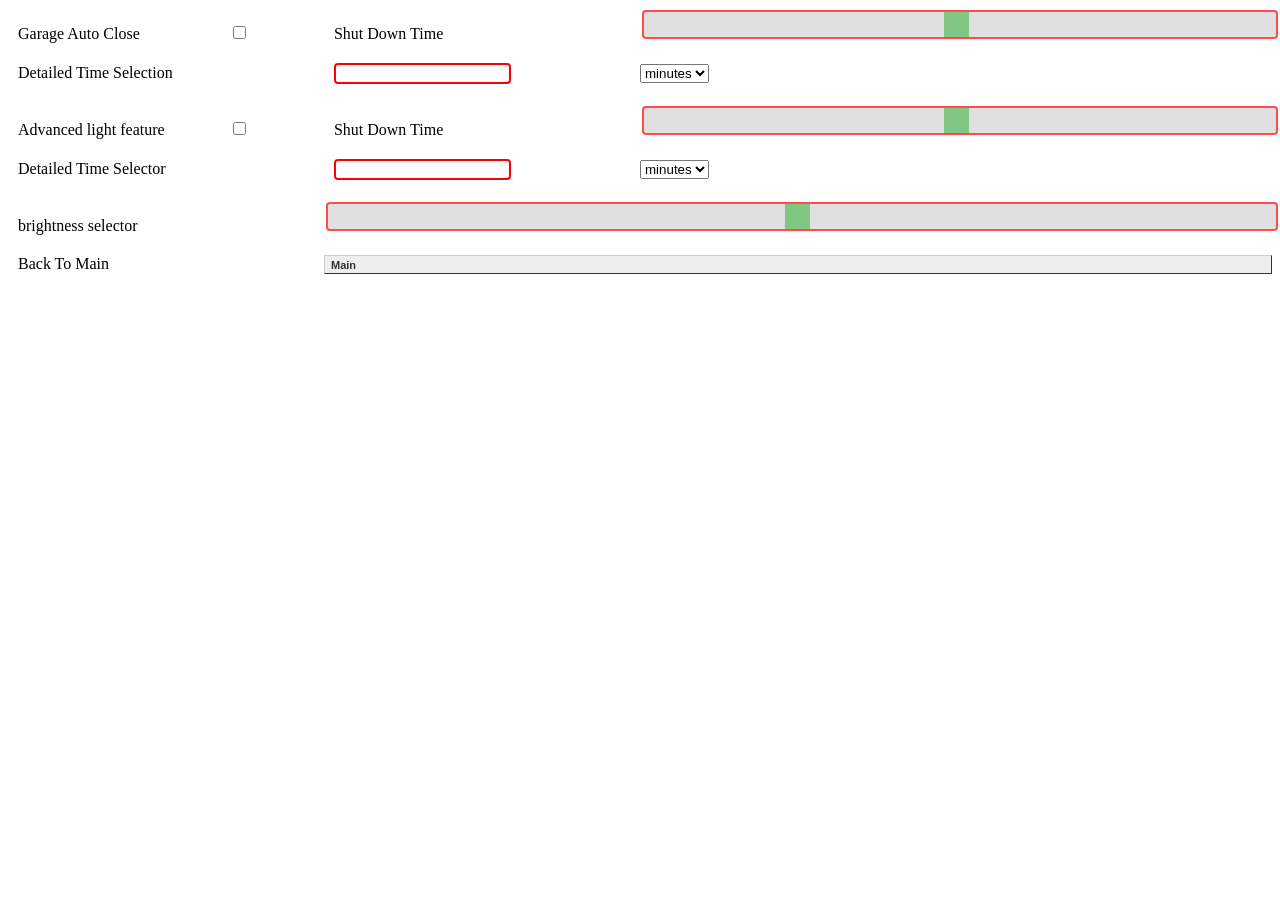
<file: assignment/lab1/Advanced.html>
<!DOCTYPE html>
<html lang="en">
<head>
    <meta http-equiv="Content-Type" content="text/html; charset=UTF-8" />

    <meta name="viewport" content="width=device-width, initial-scale=1">
    <title>Advanced Settings</title>


    <link rel="stylesheet" href="logStyles.css">
</head>
<body>


<!-- first need a row for auto close garage door -->
<!-- tag   checkbox   slider  input value -->

<div class="col-container">
    <div class="col-2">
        Garage Auto Close
    </div>

    <div class="col-1">
        <input type="checkbox" id="myCheck">
    </div>

    <div class="col-3">
        Shut Down Time
    </div>
    <div class="col-6">
        <div class="slidecontainer">
            <input type="range" min="1" max="100" value="50" class="slider" id="myRange">
        </div>
    </div>

</div>

<div class="col-container">
    <!--<div class="col-3">-->
        <!--timer-->
    <!--</div>-->
    <!--<div class="col-5">-->
        <!--<div class="slidecontainer">-->
            <!--<input type="range" min="1" max="100" value="50" class="slider" id="myRange">-->
        <!--</div>-->
    <!--</div>-->
    <div class="col-3">
       Detailed Time Selection
    </div>
    <div class="col-3">
        <input type="number">

    </div>

    <div class="col-6">
        <select>
            <option value="minutes">minutes</option>
            <option value="hours">hours</option>

        </select>
    </div>
</div>

<!-- Advanced features for lights-->


<div class="col-container">
    <div class="col-2">
        Advanced light feature
    </div>

    <div class="col-1">
        <input type="checkbox" id="myCheck2">
    </div>

    <div class="col-3">
        Shut Down Time
    </div>


    <div class="col-6">
        <div class="slidecontainer">
            <input type="range" min="1" max="100" value="50" class="slider" id="myRange2">
        </div>
    </div>


</div>

<div class="col-container">
    <div class="col-3">
      Detailed Time Selector
    </div>

    <div class="col-3">
        <input type="number">

    </div>

    <div class="col-6">
        <select>
            <option value="minutes">minutes</option>
            <option value="hours">hours</option>

        </select>
    </div>

</div>

<div class="col-container">
    <div class="col-3">
        brightness selector
    </div>

    <div class="col-9">
        <div class="slidecontainer">
            <input type="range" min="1" max="100" value="50" class="slider" id="myRange3">
        </div>
    </div>
</div>


<div class="col-container">
    <div class="col-3">
        Back To Main
    </div>

        <a href="main.html" class = "button col-9">
            Main
        </a>

</div>
</body>
</html>
</file>
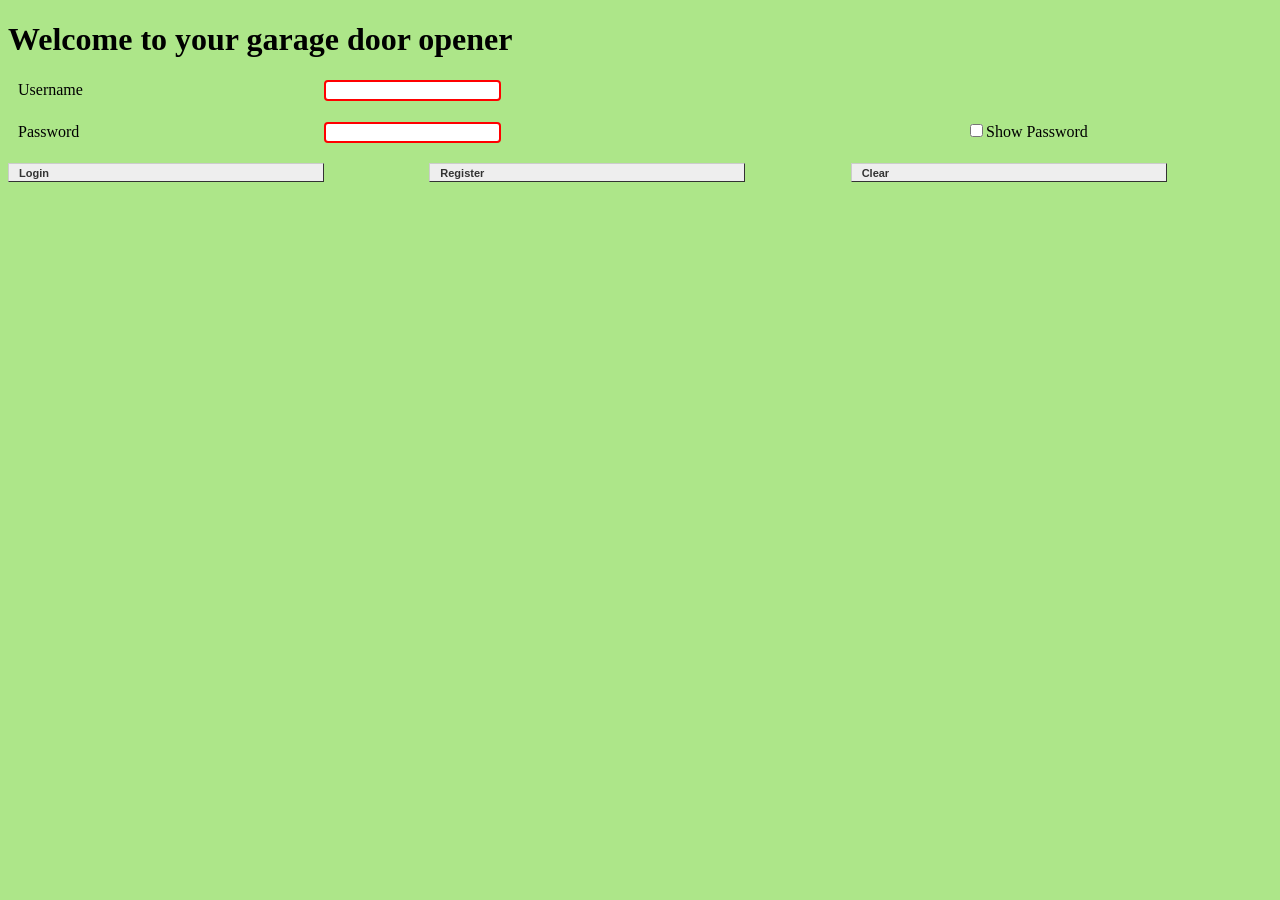
<file: assignment/lab1/login.html>
<!DOCTYPE html>
<html>

<head>
    <meta http-equiv="Content-Type" content="text/html; charset=UTF-8" />

    <meta name="viewport" content="width=device-width, initial-scale=1">
    <title>Login to use your garage opener</title>
    <link rel="stylesheet" href="logStyles.css">
</head>

<body style="background-color:#ade689;">

<h1>Welcome to your garage door opener</h1>
<!-- this is the div to hold username -->
<div class="col-container">
    <div class="col-3">
        Username
    </div>
    <div class="col-9">
    <input type="text" name="userid">
    </div>
</div>

<!-- this is the div to hold password -->
<div class="col-container">
    <div class="col-3">
        Password
    </div>
    <div class="col-6">
        <input type="password" name="userid" id="pwdinput">
    </div>

    <div class="col-3">
        <input type="checkbox" onclick="myFunction()">Show Password
    </div>
</div>

<!-- this is the div for buttons-->
<div class="col-container">

    <a href="main.html" class = "button col-3">
        Login
    </a>
    <div class="col-1">
        &nbsp;
    </div>
    <a href="register.html" class = "button col-3">
            Register
    </a>
    <div class="col-1">
        &nbsp;
    </div>
    <a href="login.html" class = "button col-3">
        Clear
    </a>
    <div class="col-1">
        &nbsp;
    </div>
</div>

<script>
    function myFunction() {
        var x = document.getElementById("pwdinput");
        if (x.type === "password") {
             x.type = "text";
                } else {
             x.type = "password";
        }
    }

</script>


</body>





</html>
</file>
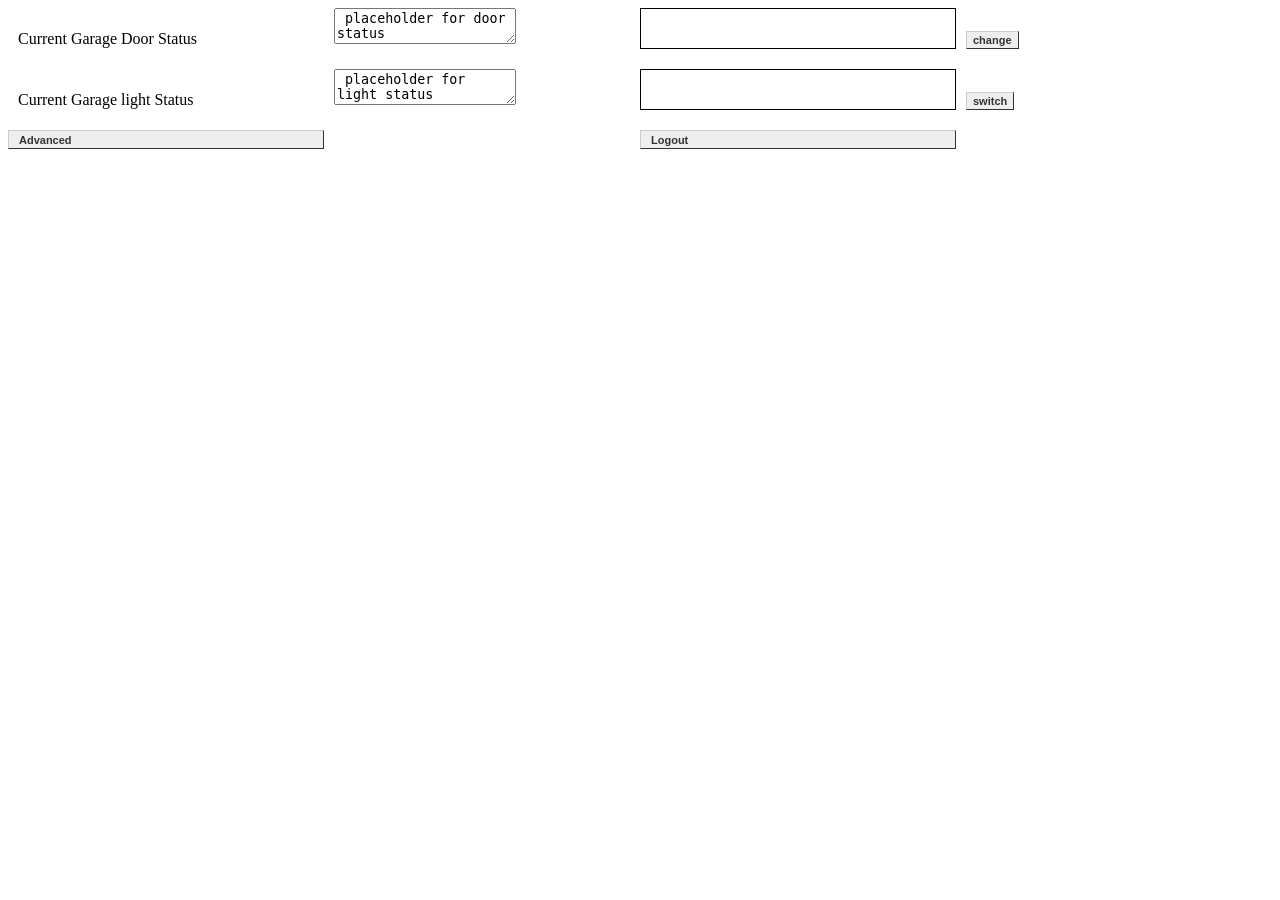
<file: assignment/lab1/main.html>
<!DOCTYPE html>
<html lang="en">
<head>
    <meta http-equiv="Content-Type" content="text/html; charset=UTF-8" />

    <meta name="viewport" content="width=device-width, initial-scale=1">
    <title>Login to use your garage opener</title>
    <link rel="stylesheet" href="logStyles.css">
</head>
<body>

<!-- door status -->

<div class="col-container">
    <div class="col-3">
        Current Garage Door Status
    </div>
    <div class="col-3">
        <!-- can also use color to indicate door status-->
        <textarea> placeholder for door status </textarea>
    </div>

    <!-- use an indicator to show if the door is currently moving -->
    <div class="col-3 boxborder">&nbsp;</div>

    <!-- this is a button to change garage door status-->
    <div class="col-3">
        <button type="button" class="button">
            change
        </button>
    </div>
</div>



<div class="col-container">
    <div class="col-3">
        Current Garage light Status
    </div>
    <div class="col-3">
        <!-- can also use color to indicate door status-->
        <textarea> placeholder for light status </textarea>
    </div>

    <div class="col-3 boxborder">&nbsp;</div>

    <div class="col-3">
        <button type="button" class="button">
            switch
        </button>
    </div>

</div>


<!-- the row for advanced setting or log out button-->

<div class="col-container">
        <a href="Advanced.html" class = "button col-3">
            Advanced
        </a>
    <div class="col-3">
        &nbsp;
    </div>

        <a href="login.html" class = "button col-3">
           Logout
        </a>
    <div class="col-3">
        &nbsp;
    </div>
</div>


</body>
</html>
</file>
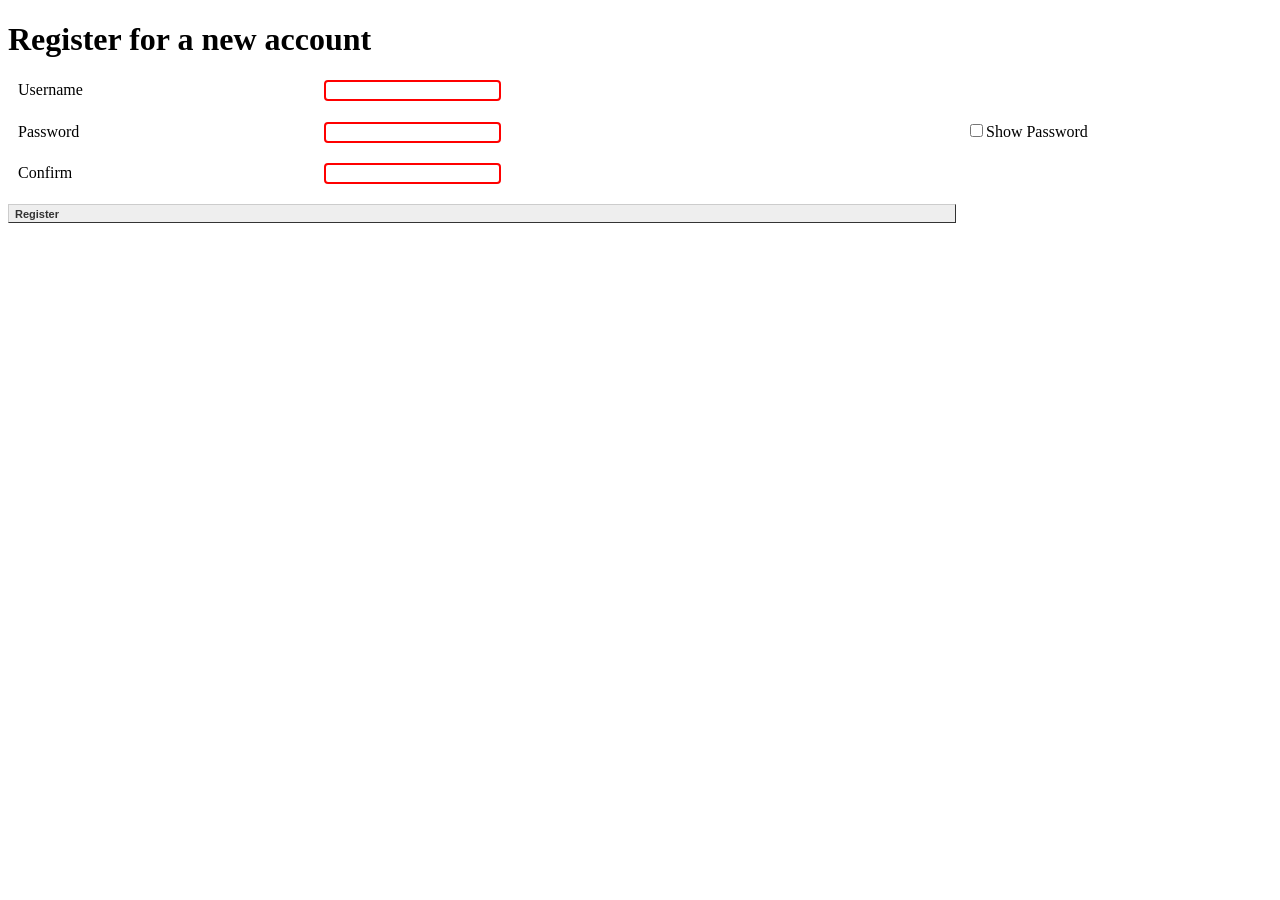
<file: assignment/lab1/register.html>
<!DOCTYPE html>
<html lang="en">
<head>
    <meta http-equiv="Content-Type" content="text/html; charset=UTF-8" />

    <meta name="viewport" content="width=device-width, initial-scale=1">
    <title>Registration page</title>
    <link rel="stylesheet" href="logStyles.css">
</head>
<body>

<h1>Register for a new account</h1>
<div class="col-container">
    <div class="col-3">
        Username
    </div>
    <div class="col-9">
        <input type="text" name="userid">
    </div>
</div>

<!-- this is the div to hold password -->
<div class="col-container">
    <div class="col-3">
        Password
    </div>
    <div class="col-6">
        <input type="password" name="userid" id="pwdinput">
    </div>




    <div class="col-3">
        <input type="checkbox" onclick="myFunction()">Show Password
    </div>
</div>

<!--confirm password-->

<div class="col-container">
    <div class="col-3">
        Confirm
    </div>
    <div class="col-6">
        <input type="password" name="userid" id="pwdinputcf">
    </div>

    <div class="col-3">

    </div>


</div>

<!-- this is the div for buttons-->
<div class="col-container">


    <a href="main.html" class = "button col-9">
       Register
    </a>
    <div class="col-3">
        &nbsp;
    </div>

</div>

<script>
    function myFunction() {
        var x = document.getElementById("pwdinput");
        if (x.type === "password") {
            x.type = "text";
        } else {
            x.type = "password";
        }

        var x = document.getElementById("pwdinputcf");
        if (x.type === "password") {
            x.type = "text";
        } else {
            x.type = "password";
        }
    }

</script>
</body>
</html>
</file>
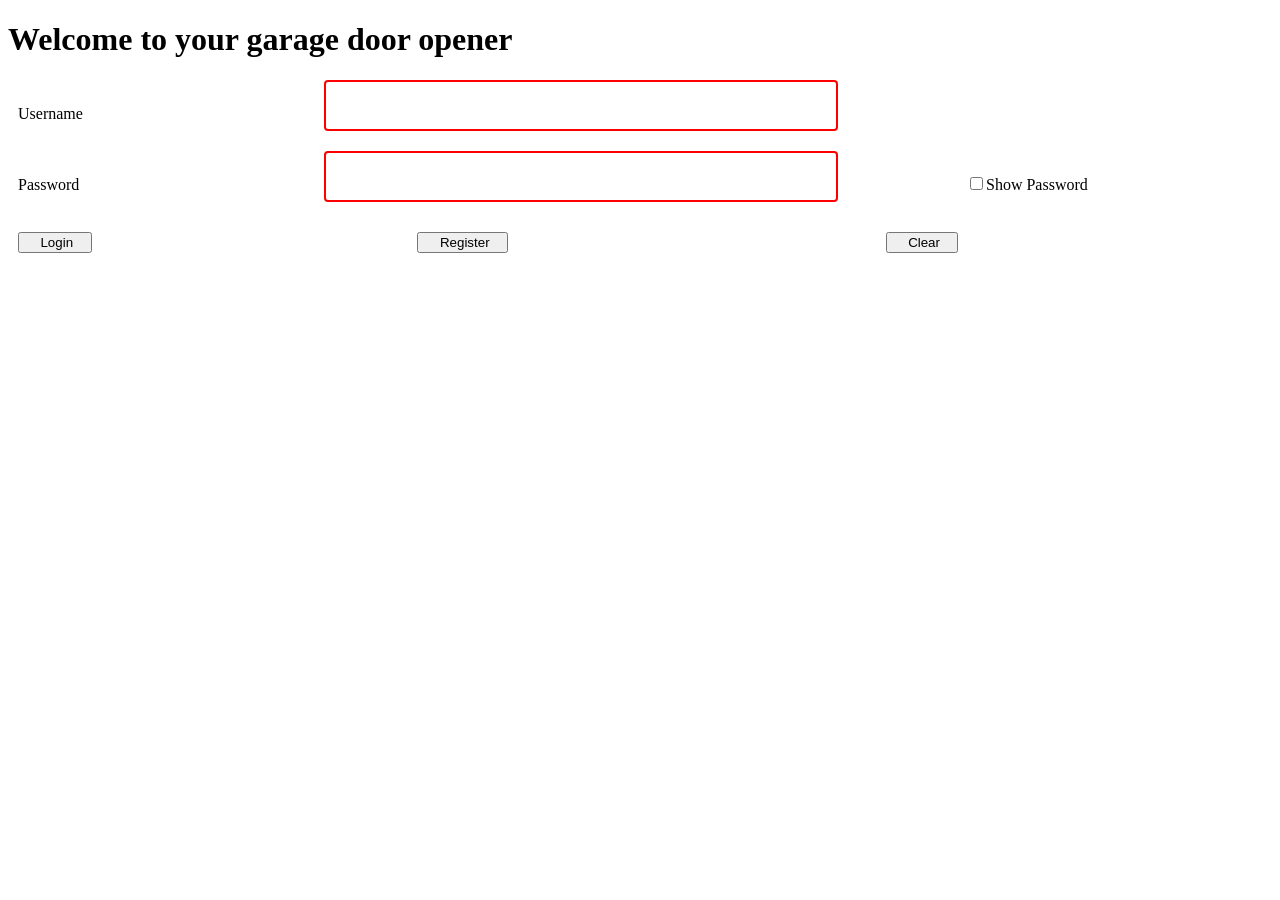
<file: assignment/lab2/GarageApp.html>
<!DOCTYPE html>
<html lang="en">
<head>
    <meta http-equiv="Content-Type" content="text/html; charset=UTF-8" />

    <meta name="viewport" content="width=device-width, initial-scale=1">
    <script src="GarageModel.js"></script>
    <script src="GarageApp.js"></script>

    <title>Advanced Settings</title>
    <link rel="stylesheet" href="logStyles.css">
</head>
<body>

<div class="page" id="loginPg">   <!-- this is the div for login page-->

<h1>Welcome to your garage door opener</h1>
<!-- this is the div to hold username -->
<div class="col-container">
    <div class="col-3">
        Username
    </div>
    <div class="col-9">
        <input type="text" name="userid">
    </div>
</div>

<!-- this is the div to hold password -->
<div class="col-container">
    <div class="col-3">
        Password
    </div>
    <div class="col-6">
        <input type="password" name="userid" id="pwdinput">
    </div>

    <div class="col-3">
        <input type="checkbox" onclick="showPwd()">Show Password
    </div>
</div>

<!-- this is the div for buttons-->
<div class="col-container">

    <button class = "button col-3" id = "login_button">
            Login
    </button>

    <div class="col-1">
        &nbsp;
    </div>

    <button class = "button col-3" id = "register_button">
        Register
    </button>
    <div class="col-1">
        &nbsp;
    </div>
    <button class = "button col-3" id = "clear_button">
        Clear
    </button>
    <div class="col-1">
        &nbsp;
    </div>
</div>


</div>   <!-- ending of the login div -->

<!-- beginning of register div -->
<div class = 'page' id = "registerPg" >

    <h1>Register for a new account</h1>
    <div class="col-container">
        <div class="col-3">
            Username
        </div>
        <div class="col-9">
            <input type="text" name="userid">
        </div>
    </div>

    <!-- this is the div to hold password -->
    <div class="col-container">
        <div class="col-3">
            Password
        </div>
        <div class="col-6">
            <input type="password" name="userid" id="pwdinput_reg">
        </div>




        <div class="col-3">
            <input type="checkbox" onclick="showPwd()">Show Password
        </div>
    </div>

    <!--confirm password-->

    <div class="col-container">
        <div class="col-3">
            Confirm
        </div>
        <div class="col-6">
            <input type="password" name="userid" id="pwdinputcf">
        </div>

        <div class="col-3">

        </div>


    </div>

    <!-- this is the div for buttons-->
    <div class="col-container">


        <button class = "button col-4" id = "register_button_reg">
            Register
        </button>
        <div class="col-2">
            &nbsp;
        </div>
        <button class = "button col-4" id = "cancel_button_reg">
            Cancel
        </button>
        <div class="col-2">
            &nbsp;
        </div>

    </div>

</div>  <!-- ending for register class-->


<!-- beginning for main page -->

<div id = "loading">
    Loading
</div>
<div id="allControls">
    <div class = 'page' id = "mainPg" >
        <!-- door status -->

        <div class="col-container">
            <div class="col-3">
                Current Garage Door Status
            </div>
            <div class="col-1">
                &nbsp;
            </div>
            <div class="col-3">
                <!-- can also use color to indicate door status-->
                <textarea id = "doorStatus"> placeholder for door status </textarea>
            </div>
            <div class="col-1">
                &nbsp;
            </div>

            <!-- use an indicator to show if the door is currently moving -->
            <!--<div class="col-3 boxborder">&nbsp;</div>-->

            <!-- this is a button to change garage door status-->
            <div class="col-3">
                <button type="button" class="button" id = "changeDoor">
                    change
                </button>
            </div>
            <div class="col-1">
                &nbsp;
            </div>
        </div>



        <div class="col-container">
            <div class="col-3">
                Current Garage light Status
            </div>
            <div class="col-1">
                &nbsp;
            </div>
            <div class="col-3">
                <!-- can also use color to indicate door status-->
                <textarea id = "lightStatus"> placeholder for light status </textarea>
            </div>
            <div class="col-1">
                &nbsp;
            </div>

            <!--<div class="col-3 boxborder">&nbsp;</div>-->

            <div class="col-3">
                <button type="button" class="button" id = "changeLight">
                    switch
                </button>
            </div>
            <div class="col-1">
                &nbsp;
            </div>

        </div>


        <!-- the row for advanced setting or log out button-->

        <div class="col-container">
            <button class = "button col-4" id = "advanced_button">
                Advanced
            </button>
            <div class="col-2">
                &nbsp;
            </div>
            <button class = "button col-4" id = "logout_button">
                Logout
            </button>
            <div class="col-2">
                &nbsp;
            </div>
        </div>
    </div>    <!-- ending for main page class-->
</div>

<!-- beginning for advanced function class -->
<div class = 'page' id = "advancedPg" >

    <!-- first need a row for auto close garage door -->
    <!-- tag   checkbox   slider  input value -->

    <div class="col-container">
        <div class="col-2">
            Garage Auto Close
        </div>

        <div class="col-1">
            <input type="checkbox" id="garageAutoClose">
        </div>

        <div class="col-3">
            Shut Down Time
        </div>
        <div class="col-6">
            <div class="slidecontainer">
                <input type="range" min="5" max="60" value="50" class="slider" id="garageShutTime">
            </div>
        </div>

    </div>

    <div class="col-container">
        <!--<div class="col-3">-->
        <!--timer-->
        <!--</div>-->
        <!--<div class="col-5">-->
        <!--<div class="slidecontainer">-->
        <!--<input type="range" min="1" max="100" value="50" class="slider" id="myRange">-->
        <!--</div>-->
        <!--</div>-->
        <div class="col-3">
            Detailed Time Selection
        </div>
        <div class="col-3">
            <input type="number" id = "garageTimeDetailed" min="5" max="60">

        </div>

        <!--<div class="col-6">-->
        <!--<select>-->
        <!--<option value="minutes">minutes</option>-->
        <!--<option value="hours">hours</option>-->

        <!--</select>-->
        <!--</div>-->

        <div class = "col-6">
            seconds
        </div>
    </div>

    <!-- Advanced features for lights-->


    <div class="col-container">
        <div class="col-2">
            Advanced light feature
        </div>

        <div class="col-1">
            <input type="checkbox" id="lightAuto">
        </div>

        <div class="col-3">
            Shut Down Time
        </div>


        <div class="col-6">
            <div class="slidecontainer">
                <input type="range" min="1" max="60" value="50" class="slider" id="lightShutTime">
            </div>
        </div>


    </div>

    <div class="col-container">
        <div class="col-3">
            Detailed Time Selector
        </div>

        <div class="col-3">
            <input type="number" id="lightDetailedTime" min="1" max="60">

        </div>

        <!--<div class="col-6">-->
            <!--<select>-->
                <!--<option value="minutes">minutes</option>-->
                <!--<option value="hours">hours</option>-->

            <!--</select>-->
        <!--</div>-->

        <div class = "col-6">
            seconds
        </div>

    </div>

    <div class="col-container">
        <div class="col-3">
            brightness selector
        </div>

        <div class="col-9">
            <div class="slidecontainer">
                <input type="range" min="1" max="100" value="50" class="slider" id="brightnessRange">
            </div>
        </div>
    </div>


    <div class="col-container">
        <div class="col-2">
            Submit
        </div>
        <div class="col-1">
            &nbsp;
        </div>

        <button class = "button col-3" id = "submitAdvanced">
           Submit
        </button>
        <div class="col-1">
            &nbsp;
        </div>
        <div class="col-2">
            Back To Main
        </div>

        <button class = "button col-3" id = "advanced_to_main">
            Main
        </button>

    </div>
</div>  <!--ending for advanced feature div-->



</body>
</html>
</file>
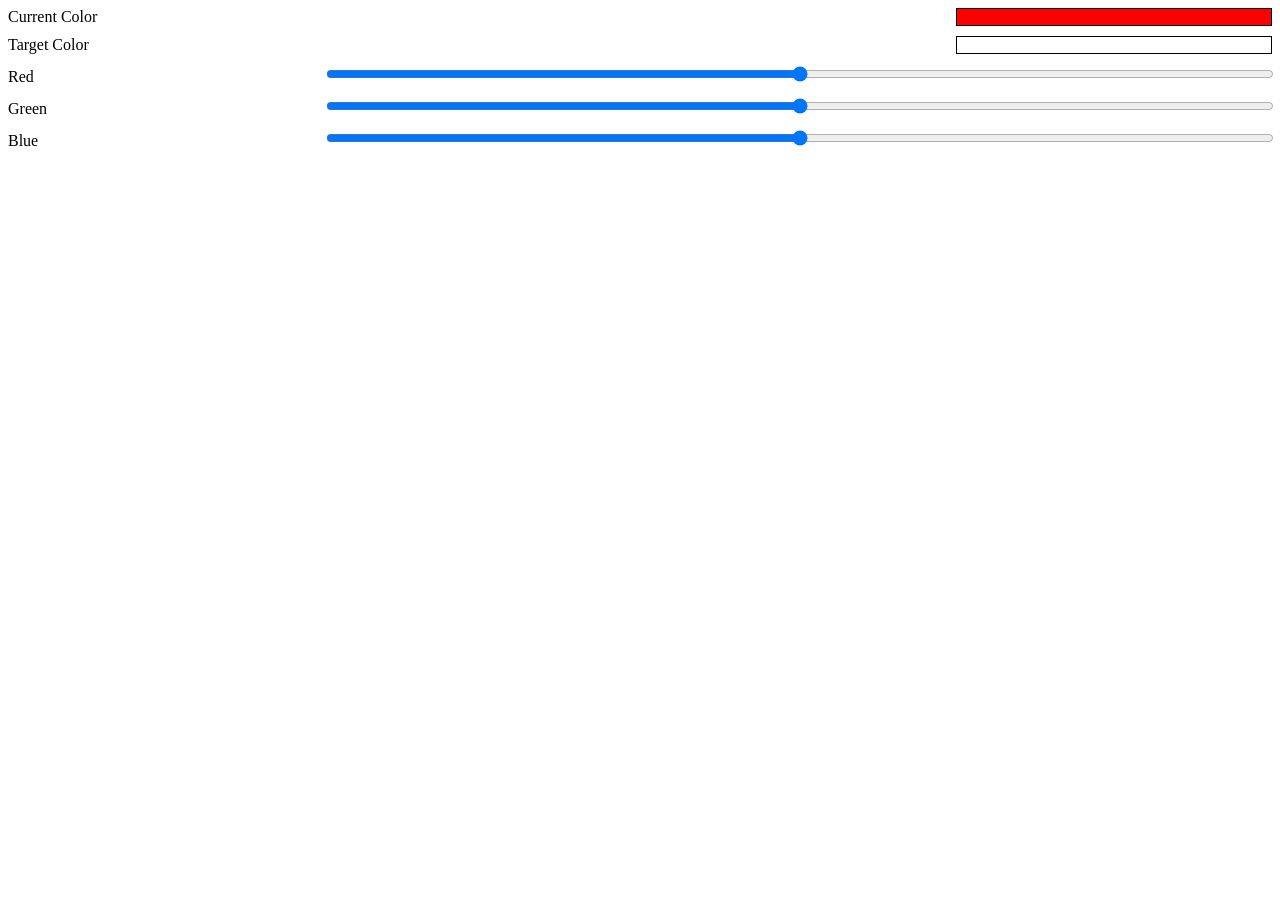
<file: studios/studio2/mainLightUI.html>
<!DOCTYPE html>
<html>
<head>
  <meta http-equiv="Content-Type" content="text/html; charset=UTF-8" />
  <meta name="viewport" content="width=device-width, initial-scale=1">
  <title>Wi-Fi Light</title>
  <link rel="stylesheet" href="styles.css">
</head>

<body>

<!-- This uses the 12 column box model described at https://www.w3schools.com/css/css_rwd_grid.asp
     The total columns in each row should be 12.  (I.e. all the col-x in a div should add to 12) -->

 <div class="col-container"> <!-- Row for Current color -->
   <div class="col-9">
     Current Color
   </div>
   <div class="col-3 boxborder" style="background:red;"><!-- Place holder to show color --></div>
 </div>

 <div class="col-container"> <!-- Row for Current color -->
   <div class="col-9">
     Target Color
   </div>
   <div class="col-3 boxborder"><!-- Place holder to show color --></div>
 </div>

 <div class="col-container"> <!-- Row for Red Slider -->
   <div class="col-3">
     Red
   </div>
   <div class="col-9"><input type="range" min=0 max=100 class="full-width"></div>
 </div>

 <div class="col-container"> <!-- Row for Green Slider -->
   <div class="col-3">
     Green
   </div>
   <div class="col-9"><input type="range" min=0 max=100 class="full-width"></div>
 </div>

 <div class="col-container"> <!-- Row for Blue Slider -->
   <div class="col-3">
     Blue
   </div>
   <div class="col-9"><input type="range" min=0 max=100 class="full-width">
 </div>
</div>
</body>
</html>
</file>
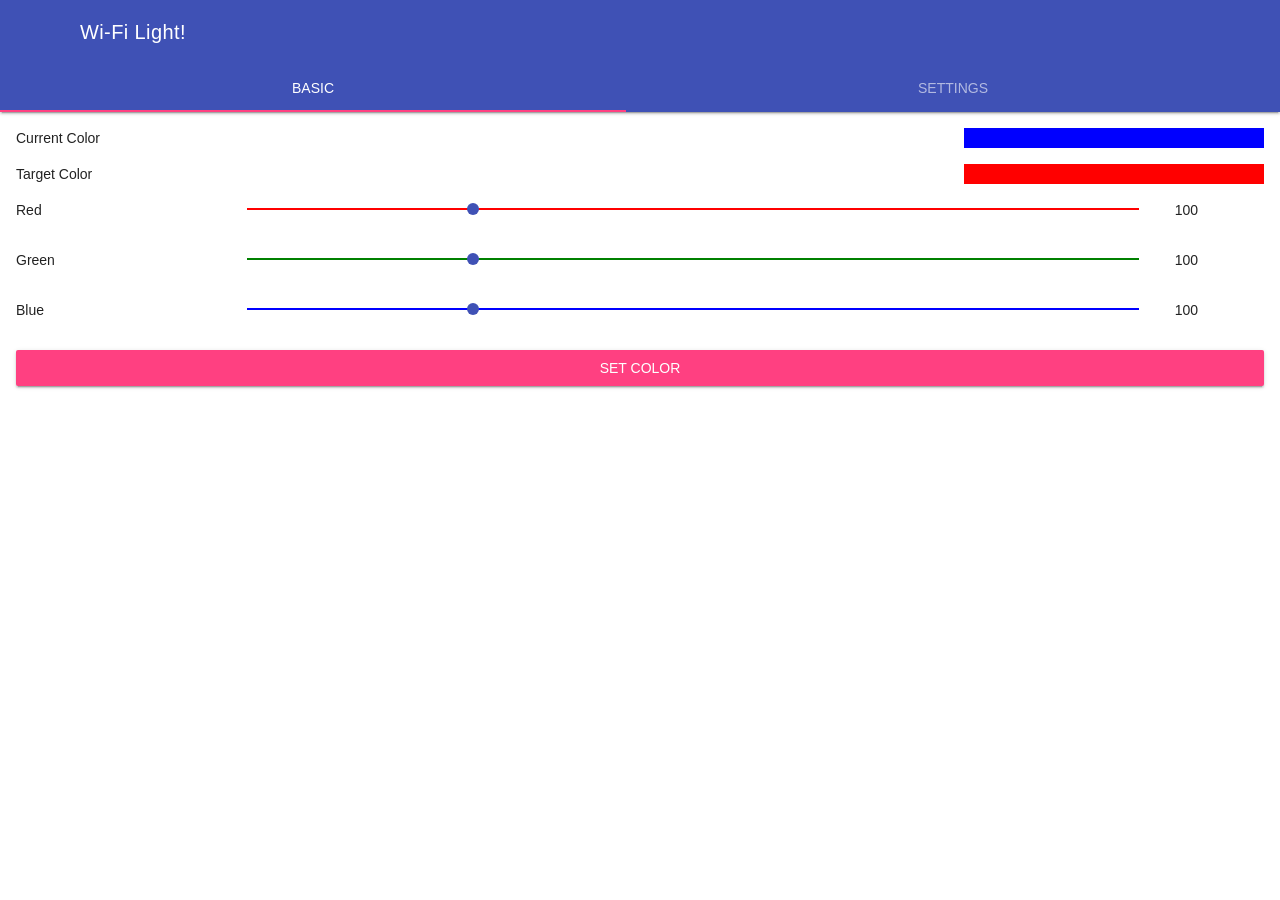
<file: studios/studio3/mainLightUI.html>
<!DOCTYPE html>
<html>
<head>
  <meta http-equiv="Content-Type" content="text/html; charset=UTF-8" />
  <meta name="viewport" content="width=device-width, initial-scale=1">
  <title>Wi-Fi Light</title>

  <!-- Load Material Design Light Style/Resources: https://getmdl.io/ -->
  <link rel="stylesheet" href="./resources/mdl/material.min.css">
  <script src="./resources/mdl/material.min.js"></script>
  <link rel="stylesheet" href="https://fonts.googleapis.com/icon?family=Material+Icons">
</head>

<body>
<!-- Based on Simple Header with fixed tabs example: https://getmdl.io/components/index.html#layout-section/layout -->
  <div class="mdl-layout mdl-js-layout mdl-layout--fixed-header
              mdl-layout--fixed-tabs">

    <!-- Page Header / Title -->
    <header class="mdl-layout__header">
      <div class="mdl-layout__header-row">
        <!-- Title -->
        <span class="mdl-layout-title">Wi-Fi Light!</span>
      </div>

      <!-- Tabs -->
      <div class="mdl-layout__tab-bar mdl-js-ripple-effect">
        <a href="#basic-tab" class="mdl-layout__tab is-active">Basic</a>
        <a href="#settings-tab" class="mdl-layout__tab">Settings</a>
      </div>
    </header>


    <!--  ************************** Basic Tab ************************** -->
    <main class="mdl-layout__content">
      <section class="mdl-layout__tab-panel is-active" id="basic-tab">
        <div class="page-content">
          <!-- Tab for Basic Controls: Uses Grid
                12 columns on desktop
                8 columns on tablets
                4 columns on phones -->
          <div class="mdl-grid">
            <div class="mdl-cell mdl-cell--9-col mdl-cell--6-col-tablet mdl-cell--3-col-phone">Current Color</div>
            <div id="currentColor" class="mdl-cell mdl-cell--3-col mdl-cell--2-col-tablet mdl-cell--1-col-phone" style="background:blue;"></div>

            <div class="mdl-cell mdl-cell--9-col mdl-cell--6-col-tablet mdl-cell--3-col-phone">Target Color</div>
            <div id="targetColor" class="mdl-cell mdl-cell--3-col mdl-cell--2-col-tablet mdl-cell--1-col-phone" style="background:red;"></div>


            <div class="mdl-cell mdl-cell--2-col mdl-cell--1-col-tablet mdl-cell--1-col-phone">Red</div>
            <div class="mdl-cell mdl-cell--9-col mdl-cell--6-col-tablet mdl-cell--2-col-phone">
              <p style="width:100%">
                <input id="redSlider" class="mdl-slider mdl-js-slider" type="range"  min="0" max="100" value="25" tabindex="0" style="background:red;">
              </p>
            </div>
            <div id="redLabel" class="mdl-cell mdl-cell--1-col mdl-cell--1-col-tablet mdl-cell--1-col-phone">100</div>

            <div class="mdl-cell mdl-cell--2-col mdl-cell--1-col-tablet mdl-cell--1-col-phone">Green</div>
            <div class="mdl-cell mdl-cell--9-col mdl-cell--6-col-tablet mdl-cell--2-col-phone">
              <p style="width:100%">
                <input id="greenSlider" class="mdl-slider mdl-js-slider" type="range"  min="0" max="100" value="25" tabindex="0" style="background:green;">
              </p>
            </div>
            <div id="greenLabel" class="mdl-cell mdl-cell--1-col mdl-cell--1-col-tablet mdl-cell--1-col-phone">100</div>

            <div class="mdl-cell mdl-cell--2-col mdl-cell--1-col-tablet mdl-cell--1-col-phone">Blue</div>
            <div class="mdl-cell mdl-cell--9-col mdl-cell--6-col-tablet mdl-cell--2-col-phone">
              <p style="width:100%">
                <input id="blueSlider" class="mdl-slider mdl-js-slider" type="range"  min="0" max="100" value="25" tabindex="0" style="background:blue;">
              </p>
            </div>
            <div id="blueLabel" class="mdl-cell mdl-cell--1-col mdl-cell--1-col-tablet mdl-cell--1-col-phone">100</div>

            <div class="mdl-cell mdl-cell--12-col mdl-cell--8-col-tablet mdl-cell--4-col-phone">
              <button id="setColorButton" class="mdl-button mdl-js-button mdl-button--raised mdl-js-ripple-effect mdl-button--accent" style="width:100%;">
                Set Color
              </button>
            </div>
          </div>
        </div>
      </section>


      <!--  ************************** Settings ************************** -->
      <section class="mdl-layout__tab-panel" id="settings-tab">
        <div class="page-content"><!-- Your content goes here --></div>
         <div class="mdl-grid">

          <div class="mdl-cell mdl-cell--9-col mdl-cell--6-col-tablet mdl-cell--3-col-phone">Auto Off</div>
          <div class="mdl-cell mdl-cell--3-col mdl-cell--2-col-tablet mdl-cell--1-col-phone">
            <label class="mdl-switch mdl-js-switch mdl-js-ripple-effect" for="autoOffButton">
              <input id="autoOffButton" type="checkbox" class="mdl-switch__input" >
              <span class="mdl-switch__label"></span></label>
            </div>

            <div class="mdl-cell mdl-cell--2-col mdl-cell--1-col-tablet mdl-cell--1-col-phone">Off time</div>
            <div class="mdl-cell mdl-cell--9-col mdl-cell--6-col-tablet mdl-cell--2-col-phone">
              <p style="width:100%">
                <input id="autoOffTimeSlider" class="mdl-slider mdl-js-slider" type="range"  min="1" max="1000" value="25" tabindex="0" style="background:blue;">
              </p>
            </div>
            <div id="autoOffTimeLabel" class="mdl-cell mdl-cell--1-col mdl-cell--1-col-tablet mdl-cell--1-col-phone">100s</div>
        </div>
      </section>
    </main>

</div>
<script src="./lightBehavior.js"></script>

</body>
</html>
</file>
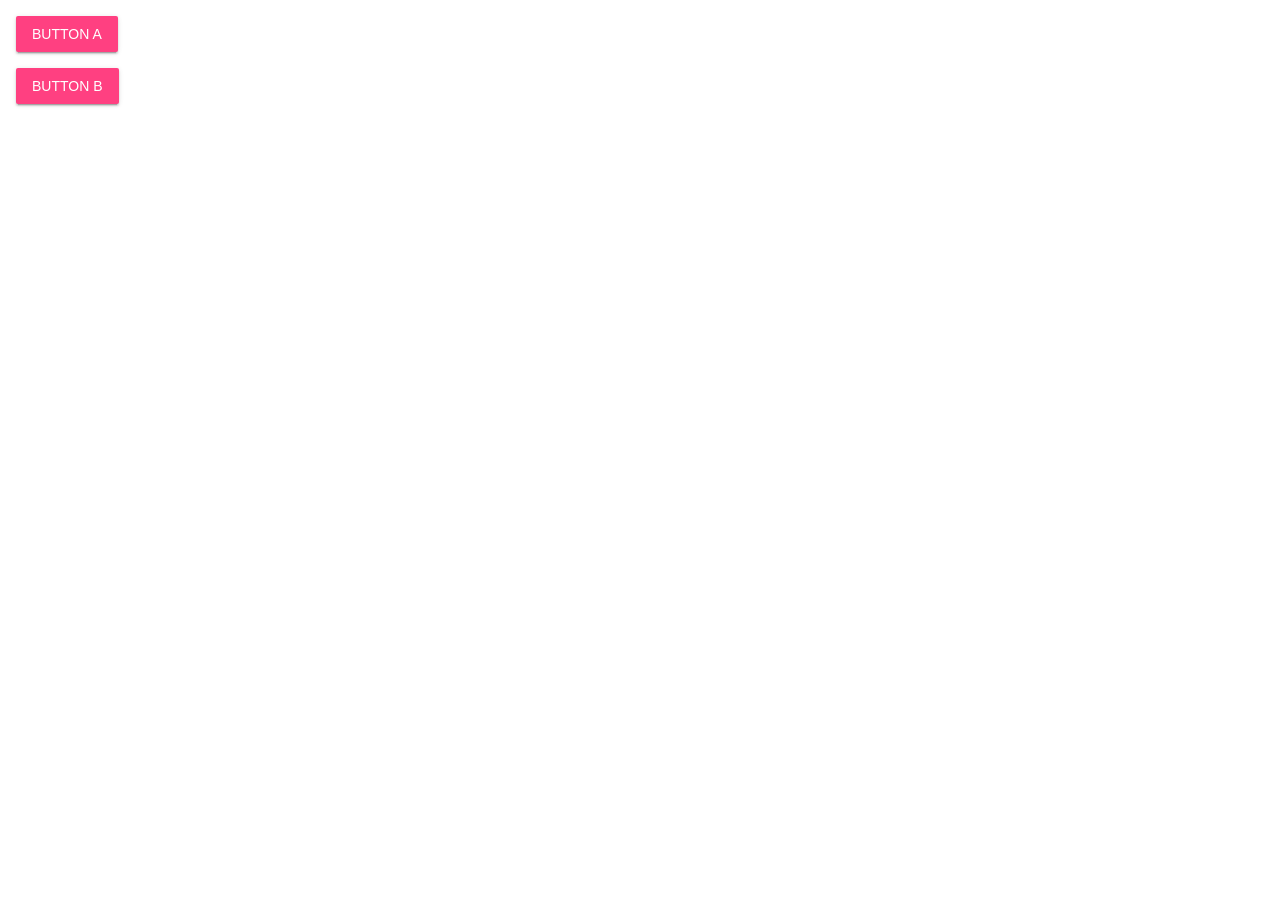
<file: studios/studio4/buttonsExample.html>
<!DOCTYPE html>
<html>
<head>
  <meta http-equiv="Content-Type" content="text/html; charset=UTF-8" />
  <meta name="viewport" content="width=device-width, initial-scale=1">
  <title>Wi-Fi Light</title>

  <!-- Load Material Design Light Style/Resources: https://getmdl.io/ -->
  <link rel="stylesheet" href="./resources/mdl/material.min.css">
  <script src="./resources/mdl/material.min.js"></script>
  <link rel="stylesheet" href="https://fonts.googleapis.com/icon?family=Material+Icons">
</head>

<body>
    <main class="mdl-layout__content">
        <div class="page-content">
          <div class="mdl-grid">
              <div class="mdl-cell mdl-cell--12-col mdl-cell--8-col-tablet mdl-cell--4-col-phone">
                <button id="buttonA" class="mdl-button mdl-js-button mdl-button--raised mdl-js-ripple-effect mdl-button--accent">
                  Button A
                </button>
              </div>
              <div class="mdl-cell mdl-cell--12-col mdl-cell--8-col-tablet mdl-cell--4-col-phone">
                <button id="buttonB" class="mdl-button mdl-js-button mdl-button--raised mdl-js-ripple-effect mdl-button--accent">
                  Button B
                </button>
              </div>
            </div>
        </div>
    </main>

<script>
function wait(timeInSeconds) {
  var start = Date.now();
  var endTime = start + timeInSeconds*1000;
  while(Date.now()<endTime);
}

var aCount = 0;
var bCount = 0;
document.getElementById("buttonA").addEventListener("click", function() {
  aCount++;
  console.log("Button A pressed " + aCount + " times!")
})
document.getElementById("buttonB").addEventListener("click", function() {
  wait(2);
  bCount++;
  console.log("Button B pressed " + bCount + " times!")
})
</script>

</body>
</html>
</file>
<file: assignment/lab1/logStyles.css>
.col-container {
    display: table;   /* Make the container element behave like a table */
    width: 100%;      /* Set full-width to expand the whole page */
    padding-bottom: 20px;

}

/*https://stackoverflow.com/questions/710089/how-do-i-make-an-html-link-look-like-a-button*/
.button {
    font: bold 11px Arial;
    text-decoration: none;
    background-color: #EEEEEE;
    color: #333333;
    padding: 2px 6px 2px 6px;
    border-top: 1px solid #CCCCCC;
    border-right: 1px solid #333333;
    border-bottom: 1px solid #333333;
    border-left: 1px solid #CCCCCC;
}

input {
    border: 2px solid red;
    border-radius: 4px;
}

.col {
    display: table-cell; /* Make elements inside the container behave like table cells */
    margin:10px; padding:10px;
}

.boxborder {
    border: 1px solid black;
}
.but-div{
    column-gap: 400px;
}

.col-3 {
    width: 25%;
    display: table-cell;
    margin: 10px;
    padding-left: 10px;

}
.col-4 {
    width: 33%;
    height: 80px;
    display: table-cell;
    padding-left: 10px;
}

.col-6 {
    width: 50%;
    display: table-cell;
}

.col-9 {
    width: 75%;
    display: table-cell;
}

.full-width {
    width:100%;
}


.col-1 {width: 8.33%;
    display: table-cell;
    margin: 10px;
    padding-left: 10px;
}
.col-2 {width: 16.66%;
    display: table-cell;
    margin: 10px;
    padding-left: 10px;
}

.col-5 {width: 41.66%;
    display: table-cell;
    margin: 10px;}
.col-7 {width: 58.33%;
    display: table-cell;
    margin: 10px;}
.col-8 {width: 66.66%;
    display: table-cell;
    margin: 10px;}

.col-10 {width: 83.33%;}
.col-11 {width: 91.66%;}
.col-12 {width: 100%;}

/*<!-- https://www.w3schools.com/howto/howto_js_rangeslider.asp*/
.slidecontainer {
    width: 100%; /* Width of the outside container */
}

/* The slider itself */
.slider {
    -webkit-appearance: none;  /* Override default CSS styles */
    appearance: none;
    width: 100%; /* Full-width */
    height: 25px; /* Specified height */
    background: #d3d3d3; /* Grey background */
    outline: none; /* Remove outline */
    opacity: 0.7; /* Set transparency (for mouse-over effects on hover) */
    -webkit-transition: .2s; /* 0.2 seconds transition on hover */
    transition: opacity .2s;
}

/* Mouse-over effects */
.slider:hover {
    opacity: 1; /* Fully shown on mouse-over */
}

/* The slider handle (use -webkit- (Chrome, Opera, Safari, Edge) and -moz- (Firefox) to override default look) */
.slider::-webkit-slider-thumb {
    -webkit-appearance: none; /* Override default look */
    appearance: none;
    width: 25px; /* Set a specific slider handle width */
    height: 25px; /* Slider handle height */
    background: #4CAF50; /* Green background */
    cursor: pointer; /* Cursor on hover */
}

.slider::-moz-range-thumb {
    width: 25px; /* Set a specific slider handle width */
    height: 25px; /* Slider handle height */
    background: #4CAF50; /* Green background */
    cursor: pointer; /* Cursor on hover */
}
</file>
<file: assignment/lab2/logStyles.css>
.col-container {
    display: table;   /* Make the container element behave like a table */
    width: 100%;      /* Set full-width to expand the whole page */
    padding-bottom: 20px;

}

/*https://stackoverflow.com/questions/710089/how-do-i-make-an-html-link-look-like-a-button*/
/*.button {*/
    /*font: bold 11px Arial;*/
    /*text-decoration: none;*/
    /*background-color: #EEEEEE;*/
    /*color: #333333;*/
    /*!*padding: 2px 6px 2px 6px;*!*/
    /*border-top: 1px solid #CCCCCC;*/
    /*border-right: 1px solid #333333;*/
    /*border-bottom: 1px solid #333333;*/
    /*border-left: 1px solid #CCCCCC;*/
/*}*/

input {
    border: 2px solid red;
    border-radius: 4px;
    font-size: 40px;
}
textarea{
    font-size: 40px;
}

.col {
    display: table-cell; /* Make elements inside the container behave like table cells */
    margin:10px; padding:10px;
}

.boxborder {
    border: 1px solid black;
}
.but-div{
    column-gap: 400px;
}

.col-3 {
    width: 25%;
    display: table-cell;
    margin: 10px;
    padding-left: 10px;

}
.col-4 {
    width: 33%;
    height: 80px;
    display: table-cell;
    padding-left: 10px;
}

.col-6 {
    width: 50%;
    display: table-cell;
}

.col-9 {
    width: 75%;
    display: table-cell;
}

.full-width {
    width:100%;
}


.col-1 {width: 8.33%;
    display: table-cell;
    margin: 10px;
    padding-left: 10px;
}
.col-2 {width: 16.66%;
    display: table-cell;
    margin: 10px;
    padding-left: 10px;
}

.col-5 {width: 41.66%;
    display: table-cell;
    margin: 10px;}
.col-7 {width: 58.33%;
    display: table-cell;
    margin: 10px;}
.col-8 {width: 66.66%;
    display: table-cell;
    margin: 10px;}

.col-10 {width: 83.33%;}
.col-11 {width: 91.66%;}
.col-12 {width: 100%;}

/*<!-- https://www.w3schools.com/howto/howto_js_rangeslider.asp*/
.slidecontainer {
    width: 100%; /* Width of the outside container */
}

/* The slider itself */
.slider {
    -webkit-appearance: none;  /* Override default CSS styles */
    appearance: none;
    width: 100%; /* Full-width */
    height: 25px; /* Specified height */
    background: #d3d3d3; /* Grey background */
    outline: none; /* Remove outline */
    opacity: 0.7; /* Set transparency (for mouse-over effects on hover) */
    -webkit-transition: .2s; /* 0.2 seconds transition on hover */
    transition: opacity .2s;
}

/* Mouse-over effects */
.slider:hover {
    opacity: 1; /* Fully shown on mouse-over */
}

/* The slider handle (use -webkit- (Chrome, Opera, Safari, Edge) and -moz- (Firefox) to override default look) */
.slider::-webkit-slider-thumb {
    -webkit-appearance: none; /* Override default look */
    appearance: none;
    width: 25px; /* Set a specific slider handle width */
    height: 25px; /* Slider handle height */
    background: #4CAF50; /* Green background */
    cursor: pointer; /* Cursor on hover */
}

.slider::-moz-range-thumb {
    width: 25px; /* Set a specific slider handle width */
    height: 25px; /* Slider handle height */
    background: #4CAF50; /* Green background */
    cursor: pointer; /* Cursor on hover */
}
</file>
<file: studios/studio2/styles.css>
/* Based on and using code examples from:
    https://www.w3schools.com/css/css_rwd_grid.asp
and
    https://www.w3schools.com/howto/howto_css_equal_height.asp
*/

.col-container {
    display: table;   /* Make the container element behave like a table */
    width: 100%;      /* Set full-width to expand the whole page */
    padding-bottom: 10px;
}

.col {
    display: table-cell; /* Make elements inside the container behave like table cells */
}

.boxborder {
  border: 1px solid black;
}

.col-3 {
    width: 25%;
    display: table-cell;
  }

.col-9 {
    width: 75%;
    display: table-cell;
}

.full-width {
  width:100%;
}
</file>
<file: studios/studio3/resources/mdl/material.min.css>
/**
 * material-design-lite - Material Design Components in CSS, JS and HTML
 * @version v1.3.0
 * @license Apache-2.0
 * @copyright 2015 Google, Inc.
 * @link https://github.com/google/material-design-lite
 */
@charset "UTF-8";html{color:rgba(0,0,0,.87)}::-moz-selection{background:#b3d4fc;text-shadow:none}::selection{background:#b3d4fc;text-shadow:none}hr{display:block;height:1px;border:0;border-top:1px solid #ccc;margin:1em 0;padding:0}audio,canvas,iframe,img,svg,video{vertical-align:middle}fieldset{border:0;margin:0;padding:0}textarea{resize:vertical}.browserupgrade{margin:.2em 0;background:#ccc;color:#000;padding:.2em 0}.hidden{display:none!important}.visuallyhidden{border:0;clip:rect(0 0 0 0);height:1px;margin:-1px;overflow:hidden;padding:0;position:absolute;width:1px}.visuallyhidden.focusable:active,.visuallyhidden.focusable:focus{clip:auto;height:auto;margin:0;overflow:visible;position:static;width:auto}.invisible{visibility:hidden}.clearfix:before,.clearfix:after{content:" ";display:table}.clearfix:after{clear:both}@media print{*,*:before,*:after,*:first-letter{background:transparent!important;color:#000!important;box-shadow:none!important}a,a:visited{text-decoration:underline}a[href]:after{content:" (" attr(href)")"}abbr[title]:after{content:" (" attr(title)")"}a[href^="#"]:after,a[href^="javascript:"]:after{content:""}pre,blockquote{border:1px solid #999;page-break-inside:avoid}thead{display:table-header-group}tr,img{page-break-inside:avoid}img{max-width:100%!important}p,h2,h3{orphans:3;widows:3}h2,h3{page-break-after:avoid}}a,.mdl-accordion,.mdl-button,.mdl-card,.mdl-checkbox,.mdl-dropdown-menu,.mdl-icon-toggle,.mdl-item,.mdl-radio,.mdl-slider,.mdl-switch,.mdl-tabs__tab{-webkit-tap-highlight-color:transparent;-webkit-tap-highlight-color:rgba(255,255,255,0)}html{width:100%;height:100%;-ms-touch-action:manipulation;touch-action:manipulation}body{width:100%;min-height:100%;margin:0}main{display:block}*[hidden]{display:none!important}html,body{font-family:"Helvetica","Arial",sans-serif;font-size:14px;font-weight:400;line-height:20px}h1,h2,h3,h4,h5,h6,p{padding:0}h1 small,h2 small,h3 small,h4 small,h5 small,h6 small{font-family:"Roboto","Helvetica","Arial",sans-serif;font-weight:400;line-height:1.35;letter-spacing:-.02em;opacity:.54;font-size:.6em}h1{font-size:56px;line-height:1.35;letter-spacing:-.02em;margin:24px 0}h1,h2{font-family:"Roboto","Helvetica","Arial",sans-serif;font-weight:400}h2{font-size:45px;line-height:48px}h2,h3{margin:24px 0}h3{font-size:34px;line-height:40px}h3,h4{font-family:"Roboto","Helvetica","Arial",sans-serif;font-weight:400}h4{font-size:24px;line-height:32px;-moz-osx-font-smoothing:grayscale;margin:24px 0 16px}h5{font-size:20px;font-weight:500;line-height:1;letter-spacing:.02em}h5,h6{font-family:"Roboto","Helvetica","Arial",sans-serif;margin:24px 0 16px}h6{font-size:16px;letter-spacing:.04em}h6,p{font-weight:400;line-height:24px}p{font-size:14px;letter-spacing:0;margin:0 0 16px}a{color:#ff4081;font-weight:500}blockquote{font-family:"Roboto","Helvetica","Arial",sans-serif;position:relative;font-size:24px;font-weight:300;font-style:italic;line-height:1.35;letter-spacing:.08em}blockquote:before{position:absolute;left:-.5em;content:'“'}blockquote:after{content:'”';margin-left:-.05em}mark{background-color:#f4ff81}dt{font-weight:700}address{font-size:12px;line-height:1;font-style:normal}address,ul,ol{font-weight:400;letter-spacing:0}ul,ol{font-size:14px;line-height:24px}.mdl-typography--display-4,.mdl-typography--display-4-color-contrast{font-family:"Roboto","Helvetica","Arial",sans-serif;font-size:112px;font-weight:300;line-height:1;letter-spacing:-.04em}.mdl-typography--display-4-color-contrast{opacity:.54}.mdl-typography--display-3,.mdl-typography--display-3-color-contrast{font-family:"Roboto","Helvetica","Arial",sans-serif;font-size:56px;font-weight:400;line-height:1.35;letter-spacing:-.02em}.mdl-typography--display-3-color-contrast{opacity:.54}.mdl-typography--display-2,.mdl-typography--display-2-color-contrast{font-family:"Roboto","Helvetica","Arial",sans-serif;font-size:45px;font-weight:400;line-height:48px}.mdl-typography--display-2-color-contrast{opacity:.54}.mdl-typography--display-1,.mdl-typography--display-1-color-contrast{font-family:"Roboto","Helvetica","Arial",sans-serif;font-size:34px;font-weight:400;line-height:40px}.mdl-typography--display-1-color-contrast{opacity:.54}.mdl-typography--headline,.mdl-typography--headline-color-contrast{font-family:"Roboto","Helvetica","Arial",sans-serif;font-size:24px;font-weight:400;line-height:32px;-moz-osx-font-smoothing:grayscale}.mdl-typography--headline-color-contrast{opacity:.87}.mdl-typography--title,.mdl-typography--title-color-contrast{font-family:"Roboto","Helvetica","Arial",sans-serif;font-size:20px;font-weight:500;line-height:1;letter-spacing:.02em}.mdl-typography--title-color-contrast{opacity:.87}.mdl-typography--subhead,.mdl-typography--subhead-color-contrast{font-family:"Roboto","Helvetica","Arial",sans-serif;font-size:16px;font-weight:400;line-height:24px;letter-spacing:.04em}.mdl-typography--subhead-color-contrast{opacity:.87}.mdl-typography--body-2,.mdl-typography--body-2-color-contrast{font-size:14px;font-weight:700;line-height:24px;letter-spacing:0}.mdl-typography--body-2-color-contrast{opacity:.87}.mdl-typography--body-1,.mdl-typography--body-1-color-contrast{font-size:14px;font-weight:400;line-height:24px;letter-spacing:0}.mdl-typography--body-1-color-contrast{opacity:.87}.mdl-typography--body-2-force-preferred-font,.mdl-typography--body-2-force-preferred-font-color-contrast{font-family:"Roboto","Helvetica","Arial",sans-serif;font-size:14px;font-weight:500;line-height:24px;letter-spacing:0}.mdl-typography--body-2-force-preferred-font-color-contrast{opacity:.87}.mdl-typography--body-1-force-preferred-font,.mdl-typography--body-1-force-preferred-font-color-contrast{font-family:"Roboto","Helvetica","Arial",sans-serif;font-size:14px;font-weight:400;line-height:24px;letter-spacing:0}.mdl-typography--body-1-force-preferred-font-color-contrast{opacity:.87}.mdl-typography--caption,.mdl-typography--caption-force-preferred-font{font-size:12px;font-weight:400;line-height:1;letter-spacing:0}.mdl-typography--caption-force-preferred-font{font-family:"Roboto","Helvetica","Arial",sans-serif}.mdl-typography--caption-color-contrast,.mdl-typography--caption-force-preferred-font-color-contrast{font-size:12px;font-weight:400;line-height:1;letter-spacing:0;opacity:.54}.mdl-typography--caption-force-preferred-font-color-contrast,.mdl-typography--menu{font-family:"Roboto","Helvetica","Arial",sans-serif}.mdl-typography--menu{font-size:14px;font-weight:500;line-height:1;letter-spacing:0}.mdl-typography--menu-color-contrast{opacity:.87}.mdl-typography--menu-color-contrast,.mdl-typography--button,.mdl-typography--button-color-contrast{font-family:"Roboto","Helvetica","Arial",sans-serif;font-size:14px;font-weight:500;line-height:1;letter-spacing:0}.mdl-typography--button,.mdl-typography--button-color-contrast{text-transform:uppercase}.mdl-typography--button-color-contrast{opacity:.87}.mdl-typography--text-left{text-align:left}.mdl-typography--text-right{text-align:right}.mdl-typography--text-center{text-align:center}.mdl-typography--text-justify{text-align:justify}.mdl-typography--text-nowrap{white-space:nowrap}.mdl-typography--text-lowercase{text-transform:lowercase}.mdl-typography--text-uppercase{text-transform:uppercase}.mdl-typography--text-capitalize{text-transform:capitalize}.mdl-typography--font-thin{font-weight:200!important}.mdl-typography--font-light{font-weight:300!important}.mdl-typography--font-regular{font-weight:400!important}.mdl-typography--font-medium{font-weight:500!important}.mdl-typography--font-bold{font-weight:700!important}.mdl-typography--font-black{font-weight:900!important}.material-icons{font-family:'Material Icons';font-weight:400;font-style:normal;font-size:24px;line-height:1;letter-spacing:normal;text-transform:none;display:inline-block;word-wrap:normal;-moz-font-feature-settings:'liga';font-feature-settings:'liga';-webkit-font-feature-settings:'liga';-webkit-font-smoothing:antialiased}.mdl-color-text--red{color:#f44336 !important}.mdl-color--red{background-color:#f44336 !important}.mdl-color-text--red-50{color:#ffebee !important}.mdl-color--red-50{background-color:#ffebee !important}.mdl-color-text--red-100{color:#ffcdd2 !important}.mdl-color--red-100{background-color:#ffcdd2 !important}.mdl-color-text--red-200{color:#ef9a9a !important}.mdl-color--red-200{background-color:#ef9a9a !important}.mdl-color-text--red-300{color:#e57373 !important}.mdl-color--red-300{background-color:#e57373 !important}.mdl-color-text--red-400{color:#ef5350 !important}.mdl-color--red-400{background-color:#ef5350 !important}.mdl-color-text--red-500{color:#f44336 !important}.mdl-color--red-500{background-color:#f44336 !important}.mdl-color-text--red-600{color:#e53935 !important}.mdl-color--red-600{background-color:#e53935 !important}.mdl-color-text--red-700{color:#d32f2f !important}.mdl-color--red-700{background-color:#d32f2f !important}.mdl-color-text--red-800{color:#c62828 !important}.mdl-color--red-800{background-color:#c62828 !important}.mdl-color-text--red-900{color:#b71c1c !important}.mdl-color--red-900{background-color:#b71c1c !important}.mdl-color-text--red-A100{color:#ff8a80 !important}.mdl-color--red-A100{background-color:#ff8a80 !important}.mdl-color-text--red-A200{color:#ff5252 !important}.mdl-color--red-A200{background-color:#ff5252 !important}.mdl-color-text--red-A400{color:#ff1744 !important}.mdl-color--red-A400{background-color:#ff1744 !important}.mdl-color-text--red-A700{color:#d50000 !important}.mdl-color--red-A700{background-color:#d50000 !important}.mdl-color-text--pink{color:#e91e63 !important}.mdl-color--pink{background-color:#e91e63 !important}.mdl-color-text--pink-50{color:#fce4ec !important}.mdl-color--pink-50{background-color:#fce4ec !important}.mdl-color-text--pink-100{color:#f8bbd0 !important}.mdl-color--pink-100{background-color:#f8bbd0 !important}.mdl-color-text--pink-200{color:#f48fb1 !important}.mdl-color--pink-200{background-color:#f48fb1 !important}.mdl-color-text--pink-300{color:#f06292 !important}.mdl-color--pink-300{background-color:#f06292 !important}.mdl-color-text--pink-400{color:#ec407a !important}.mdl-color--pink-400{background-color:#ec407a !important}.mdl-color-text--pink-500{color:#e91e63 !important}.mdl-color--pink-500{background-color:#e91e63 !important}.mdl-color-text--pink-600{color:#d81b60 !important}.mdl-color--pink-600{background-color:#d81b60 !important}.mdl-color-text--pink-700{color:#c2185b !important}.mdl-color--pink-700{background-color:#c2185b !important}.mdl-color-text--pink-800{color:#ad1457 !important}.mdl-color--pink-800{background-color:#ad1457 !important}.mdl-color-text--pink-900{color:#880e4f !important}.mdl-color--pink-900{background-color:#880e4f !important}.mdl-color-text--pink-A100{color:#ff80ab !important}.mdl-color--pink-A100{background-color:#ff80ab !important}.mdl-color-text--pink-A200{color:#ff4081 !important}.mdl-color--pink-A200{background-color:#ff4081 !important}.mdl-color-text--pink-A400{color:#f50057 !important}.mdl-color--pink-A400{background-color:#f50057 !important}.mdl-color-text--pink-A700{color:#c51162 !important}.mdl-color--pink-A700{background-color:#c51162 !important}.mdl-color-text--purple{color:#9c27b0 !important}.mdl-color--purple{background-color:#9c27b0 !important}.mdl-color-text--purple-50{color:#f3e5f5 !important}.mdl-color--purple-50{background-color:#f3e5f5 !important}.mdl-color-text--purple-100{color:#e1bee7 !important}.mdl-color--purple-100{background-color:#e1bee7 !important}.mdl-color-text--purple-200{color:#ce93d8 !important}.mdl-color--purple-200{background-color:#ce93d8 !important}.mdl-color-text--purple-300{color:#ba68c8 !important}.mdl-color--purple-300{background-color:#ba68c8 !important}.mdl-color-text--purple-400{color:#ab47bc !important}.mdl-color--purple-400{background-color:#ab47bc !important}.mdl-color-text--purple-500{color:#9c27b0 !important}.mdl-color--purple-500{background-color:#9c27b0 !important}.mdl-color-text--purple-600{color:#8e24aa !important}.mdl-color--purple-600{background-color:#8e24aa !important}.mdl-color-text--purple-700{color:#7b1fa2 !important}.mdl-color--purple-700{background-color:#7b1fa2 !important}.mdl-color-text--purple-800{color:#6a1b9a !important}.mdl-color--purple-800{background-color:#6a1b9a !important}.mdl-color-text--purple-900{color:#4a148c !important}.mdl-color--purple-900{background-color:#4a148c !important}.mdl-color-text--purple-A100{color:#ea80fc !important}.mdl-color--purple-A100{background-color:#ea80fc !important}.mdl-color-text--purple-A200{color:#e040fb !important}.mdl-color--purple-A200{background-color:#e040fb !important}.mdl-color-text--purple-A400{color:#d500f9 !important}.mdl-color--purple-A400{background-color:#d500f9 !important}.mdl-color-text--purple-A700{color:#a0f !important}.mdl-color--purple-A700{background-color:#a0f !important}.mdl-color-text--deep-purple{color:#673ab7 !important}.mdl-color--deep-purple{background-color:#673ab7 !important}.mdl-color-text--deep-purple-50{color:#ede7f6 !important}.mdl-color--deep-purple-50{background-color:#ede7f6 !important}.mdl-color-text--deep-purple-100{color:#d1c4e9 !important}.mdl-color--deep-purple-100{background-color:#d1c4e9 !important}.mdl-color-text--deep-purple-200{color:#b39ddb !important}.mdl-color--deep-purple-200{background-color:#b39ddb !important}.mdl-color-text--deep-purple-300{color:#9575cd !important}.mdl-color--deep-purple-300{background-color:#9575cd !important}.mdl-color-text--deep-purple-400{color:#7e57c2 !important}.mdl-color--deep-purple-400{background-color:#7e57c2 !important}.mdl-color-text--deep-purple-500{color:#673ab7 !important}.mdl-color--deep-purple-500{background-color:#673ab7 !important}.mdl-color-text--deep-purple-600{color:#5e35b1 !important}.mdl-color--deep-purple-600{background-color:#5e35b1 !important}.mdl-color-text--deep-purple-700{color:#512da8 !important}.mdl-color--deep-purple-700{background-color:#512da8 !important}.mdl-color-text--deep-purple-800{color:#4527a0 !important}.mdl-color--deep-purple-800{background-color:#4527a0 !important}.mdl-color-text--deep-purple-900{color:#311b92 !important}.mdl-color--deep-purple-900{background-color:#311b92 !important}.mdl-color-text--deep-purple-A100{color:#b388ff !important}.mdl-color--deep-purple-A100{background-color:#b388ff !important}.mdl-color-text--deep-purple-A200{color:#7c4dff !important}.mdl-color--deep-purple-A200{background-color:#7c4dff !important}.mdl-color-text--deep-purple-A400{color:#651fff !important}.mdl-color--deep-purple-A400{background-color:#651fff !important}.mdl-color-text--deep-purple-A700{color:#6200ea !important}.mdl-color--deep-purple-A700{background-color:#6200ea !important}.mdl-color-text--indigo{color:#3f51b5 !important}.mdl-color--indigo{background-color:#3f51b5 !important}.mdl-color-text--indigo-50{color:#e8eaf6 !important}.mdl-color--indigo-50{background-color:#e8eaf6 !important}.mdl-color-text--indigo-100{color:#c5cae9 !important}.mdl-color--indigo-100{background-color:#c5cae9 !important}.mdl-color-text--indigo-200{color:#9fa8da !important}.mdl-color--indigo-200{background-color:#9fa8da !important}.mdl-color-text--indigo-300{color:#7986cb !important}.mdl-color--indigo-300{background-color:#7986cb !important}.mdl-color-text--indigo-400{color:#5c6bc0 !important}.mdl-color--indigo-400{background-color:#5c6bc0 !important}.mdl-color-text--indigo-500{color:#3f51b5 !important}.mdl-color--indigo-500{background-color:#3f51b5 !important}.mdl-color-text--indigo-600{color:#3949ab !important}.mdl-color--indigo-600{background-color:#3949ab !important}.mdl-color-text--indigo-700{color:#303f9f !important}.mdl-color--indigo-700{background-color:#303f9f !important}.mdl-color-text--indigo-800{color:#283593 !important}.mdl-color--indigo-800{background-color:#283593 !important}.mdl-color-text--indigo-900{color:#1a237e !important}.mdl-color--indigo-900{background-color:#1a237e !important}.mdl-color-text--indigo-A100{color:#8c9eff !important}.mdl-color--indigo-A100{background-color:#8c9eff !important}.mdl-color-text--indigo-A200{color:#536dfe !important}.mdl-color--indigo-A200{background-color:#536dfe !important}.mdl-color-text--indigo-A400{color:#3d5afe !important}.mdl-color--indigo-A400{background-color:#3d5afe !important}.mdl-color-text--indigo-A700{color:#304ffe !important}.mdl-color--indigo-A700{background-color:#304ffe !important}.mdl-color-text--blue{color:#2196f3 !important}.mdl-color--blue{background-color:#2196f3 !important}.mdl-color-text--blue-50{color:#e3f2fd !important}.mdl-color--blue-50{background-color:#e3f2fd !important}.mdl-color-text--blue-100{color:#bbdefb !important}.mdl-color--blue-100{background-color:#bbdefb !important}.mdl-color-text--blue-200{color:#90caf9 !important}.mdl-color--blue-200{background-color:#90caf9 !important}.mdl-color-text--blue-300{color:#64b5f6 !important}.mdl-color--blue-300{background-color:#64b5f6 !important}.mdl-color-text--blue-400{color:#42a5f5 !important}.mdl-color--blue-400{background-color:#42a5f5 !important}.mdl-color-text--blue-500{color:#2196f3 !important}.mdl-color--blue-500{background-color:#2196f3 !important}.mdl-color-text--blue-600{color:#1e88e5 !important}.mdl-color--blue-600{background-color:#1e88e5 !important}.mdl-color-text--blue-700{color:#1976d2 !important}.mdl-color--blue-700{background-color:#1976d2 !important}.mdl-color-text--blue-800{color:#1565c0 !important}.mdl-color--blue-800{background-color:#1565c0 !important}.mdl-color-text--blue-900{color:#0d47a1 !important}.mdl-color--blue-900{background-color:#0d47a1 !important}.mdl-color-text--blue-A100{color:#82b1ff !important}.mdl-color--blue-A100{background-color:#82b1ff !important}.mdl-color-text--blue-A200{color:#448aff !important}.mdl-color--blue-A200{background-color:#448aff !important}.mdl-color-text--blue-A400{color:#2979ff !important}.mdl-color--blue-A400{background-color:#2979ff !important}.mdl-color-text--blue-A700{color:#2962ff !important}.mdl-color--blue-A700{background-color:#2962ff !important}.mdl-color-text--light-blue{color:#03a9f4 !important}.mdl-color--light-blue{background-color:#03a9f4 !important}.mdl-color-text--light-blue-50{color:#e1f5fe !important}.mdl-color--light-blue-50{background-color:#e1f5fe !important}.mdl-color-text--light-blue-100{color:#b3e5fc !important}.mdl-color--light-blue-100{background-color:#b3e5fc !important}.mdl-color-text--light-blue-200{color:#81d4fa !important}.mdl-color--light-blue-200{background-color:#81d4fa !important}.mdl-color-text--light-blue-300{color:#4fc3f7 !important}.mdl-color--light-blue-300{background-color:#4fc3f7 !important}.mdl-color-text--light-blue-400{color:#29b6f6 !important}.mdl-color--light-blue-400{background-color:#29b6f6 !important}.mdl-color-text--light-blue-500{color:#03a9f4 !important}.mdl-color--light-blue-500{background-color:#03a9f4 !important}.mdl-color-text--light-blue-600{color:#039be5 !important}.mdl-color--light-blue-600{background-color:#039be5 !important}.mdl-color-text--light-blue-700{color:#0288d1 !important}.mdl-color--light-blue-700{background-color:#0288d1 !important}.mdl-color-text--light-blue-800{color:#0277bd !important}.mdl-color--light-blue-800{background-color:#0277bd !important}.mdl-color-text--light-blue-900{color:#01579b !important}.mdl-color--light-blue-900{background-color:#01579b !important}.mdl-color-text--light-blue-A100{color:#80d8ff !important}.mdl-color--light-blue-A100{background-color:#80d8ff !important}.mdl-color-text--light-blue-A200{color:#40c4ff !important}.mdl-color--light-blue-A200{background-color:#40c4ff !important}.mdl-color-text--light-blue-A400{color:#00b0ff !important}.mdl-color--light-blue-A400{background-color:#00b0ff !important}.mdl-color-text--light-blue-A700{color:#0091ea !important}.mdl-color--light-blue-A700{background-color:#0091ea !important}.mdl-color-text--cyan{color:#00bcd4 !important}.mdl-color--cyan{background-color:#00bcd4 !important}.mdl-color-text--cyan-50{color:#e0f7fa !important}.mdl-color--cyan-50{background-color:#e0f7fa !important}.mdl-color-text--cyan-100{color:#b2ebf2 !important}.mdl-color--cyan-100{background-color:#b2ebf2 !important}.mdl-color-text--cyan-200{color:#80deea !important}.mdl-color--cyan-200{background-color:#80deea !important}.mdl-color-text--cyan-300{color:#4dd0e1 !important}.mdl-color--cyan-300{background-color:#4dd0e1 !important}.mdl-color-text--cyan-400{color:#26c6da !important}.mdl-color--cyan-400{background-color:#26c6da !important}.mdl-color-text--cyan-500{color:#00bcd4 !important}.mdl-color--cyan-500{background-color:#00bcd4 !important}.mdl-color-text--cyan-600{color:#00acc1 !important}.mdl-color--cyan-600{background-color:#00acc1 !important}.mdl-color-text--cyan-700{color:#0097a7 !important}.mdl-color--cyan-700{background-color:#0097a7 !important}.mdl-color-text--cyan-800{color:#00838f !important}.mdl-color--cyan-800{background-color:#00838f !important}.mdl-color-text--cyan-900{color:#006064 !important}.mdl-color--cyan-900{background-color:#006064 !important}.mdl-color-text--cyan-A100{color:#84ffff !important}.mdl-color--cyan-A100{background-color:#84ffff !important}.mdl-color-text--cyan-A200{color:#18ffff !important}.mdl-color--cyan-A200{background-color:#18ffff !important}.mdl-color-text--cyan-A400{color:#00e5ff !important}.mdl-color--cyan-A400{background-color:#00e5ff !important}.mdl-color-text--cyan-A700{color:#00b8d4 !important}.mdl-color--cyan-A700{background-color:#00b8d4 !important}.mdl-color-text--teal{color:#009688 !important}.mdl-color--teal{background-color:#009688 !important}.mdl-color-text--teal-50{color:#e0f2f1 !important}.mdl-color--teal-50{background-color:#e0f2f1 !important}.mdl-color-text--teal-100{color:#b2dfdb !important}.mdl-color--teal-100{background-color:#b2dfdb !important}.mdl-color-text--teal-200{color:#80cbc4 !important}.mdl-color--teal-200{background-color:#80cbc4 !important}.mdl-color-text--teal-300{color:#4db6ac !important}.mdl-color--teal-300{background-color:#4db6ac !important}.mdl-color-text--teal-400{color:#26a69a !important}.mdl-color--teal-400{background-color:#26a69a !important}.mdl-color-text--teal-500{color:#009688 !important}.mdl-color--teal-500{background-color:#009688 !important}.mdl-color-text--teal-600{color:#00897b !important}.mdl-color--teal-600{background-color:#00897b !important}.mdl-color-text--teal-700{color:#00796b !important}.mdl-color--teal-700{background-color:#00796b !important}.mdl-color-text--teal-800{color:#00695c !important}.mdl-color--teal-800{background-color:#00695c !important}.mdl-color-text--teal-900{color:#004d40 !important}.mdl-color--teal-900{background-color:#004d40 !important}.mdl-color-text--teal-A100{color:#a7ffeb !important}.mdl-color--teal-A100{background-color:#a7ffeb !important}.mdl-color-text--teal-A200{color:#64ffda !important}.mdl-color--teal-A200{background-color:#64ffda !important}.mdl-color-text--teal-A400{color:#1de9b6 !important}.mdl-color--teal-A400{background-color:#1de9b6 !important}.mdl-color-text--teal-A700{color:#00bfa5 !important}.mdl-color--teal-A700{background-color:#00bfa5 !important}.mdl-color-text--green{color:#4caf50 !important}.mdl-color--green{background-color:#4caf50 !important}.mdl-color-text--green-50{color:#e8f5e9 !important}.mdl-color--green-50{background-color:#e8f5e9 !important}.mdl-color-text--green-100{color:#c8e6c9 !important}.mdl-color--green-100{background-color:#c8e6c9 !important}.mdl-color-text--green-200{color:#a5d6a7 !important}.mdl-color--green-200{background-color:#a5d6a7 !important}.mdl-color-text--green-300{color:#81c784 !important}.mdl-color--green-300{background-color:#81c784 !important}.mdl-color-text--green-400{color:#66bb6a !important}.mdl-color--green-400{background-color:#66bb6a !important}.mdl-color-text--green-500{color:#4caf50 !important}.mdl-color--green-500{background-color:#4caf50 !important}.mdl-color-text--green-600{color:#43a047 !important}.mdl-color--green-600{background-color:#43a047 !important}.mdl-color-text--green-700{color:#388e3c !important}.mdl-color--green-700{background-color:#388e3c !important}.mdl-color-text--green-800{color:#2e7d32 !important}.mdl-color--green-800{background-color:#2e7d32 !important}.mdl-color-text--green-900{color:#1b5e20 !important}.mdl-color--green-900{background-color:#1b5e20 !important}.mdl-color-text--green-A100{color:#b9f6ca !important}.mdl-color--green-A100{background-color:#b9f6ca !important}.mdl-color-text--green-A200{color:#69f0ae !important}.mdl-color--green-A200{background-color:#69f0ae !important}.mdl-color-text--green-A400{color:#00e676 !important}.mdl-color--green-A400{background-color:#00e676 !important}.mdl-color-text--green-A700{color:#00c853 !important}.mdl-color--green-A700{background-color:#00c853 !important}.mdl-color-text--light-green{color:#8bc34a !important}.mdl-color--light-green{background-color:#8bc34a !important}.mdl-color-text--light-green-50{color:#f1f8e9 !important}.mdl-color--light-green-50{background-color:#f1f8e9 !important}.mdl-color-text--light-green-100{color:#dcedc8 !important}.mdl-color--light-green-100{background-color:#dcedc8 !important}.mdl-color-text--light-green-200{color:#c5e1a5 !important}.mdl-color--light-green-200{background-color:#c5e1a5 !important}.mdl-color-text--light-green-300{color:#aed581 !important}.mdl-color--light-green-300{background-color:#aed581 !important}.mdl-color-text--light-green-400{color:#9ccc65 !important}.mdl-color--light-green-400{background-color:#9ccc65 !important}.mdl-color-text--light-green-500{color:#8bc34a !important}.mdl-color--light-green-500{background-color:#8bc34a !important}.mdl-color-text--light-green-600{color:#7cb342 !important}.mdl-color--light-green-600{background-color:#7cb342 !important}.mdl-color-text--light-green-700{color:#689f38 !important}.mdl-color--light-green-700{background-color:#689f38 !important}.mdl-color-text--light-green-800{color:#558b2f !important}.mdl-color--light-green-800{background-color:#558b2f !important}.mdl-color-text--light-green-900{color:#33691e !important}.mdl-color--light-green-900{background-color:#33691e !important}.mdl-color-text--light-green-A100{color:#ccff90 !important}.mdl-color--light-green-A100{background-color:#ccff90 !important}.mdl-color-text--light-green-A200{color:#b2ff59 !important}.mdl-color--light-green-A200{background-color:#b2ff59 !important}.mdl-color-text--light-green-A400{color:#76ff03 !important}.mdl-color--light-green-A400{background-color:#76ff03 !important}.mdl-color-text--light-green-A700{color:#64dd17 !important}.mdl-color--light-green-A700{background-color:#64dd17 !important}.mdl-color-text--lime{color:#cddc39 !important}.mdl-color--lime{background-color:#cddc39 !important}.mdl-color-text--lime-50{color:#f9fbe7 !important}.mdl-color--lime-50{background-color:#f9fbe7 !important}.mdl-color-text--lime-100{color:#f0f4c3 !important}.mdl-color--lime-100{background-color:#f0f4c3 !important}.mdl-color-text--lime-200{color:#e6ee9c !important}.mdl-color--lime-200{background-color:#e6ee9c !important}.mdl-color-text--lime-300{color:#dce775 !important}.mdl-color--lime-300{background-color:#dce775 !important}.mdl-color-text--lime-400{color:#d4e157 !important}.mdl-color--lime-400{background-color:#d4e157 !important}.mdl-color-text--lime-500{color:#cddc39 !important}.mdl-color--lime-500{background-color:#cddc39 !important}.mdl-color-text--lime-600{color:#c0ca33 !important}.mdl-color--lime-600{background-color:#c0ca33 !important}.mdl-color-text--lime-700{color:#afb42b !important}.mdl-color--lime-700{background-color:#afb42b !important}.mdl-color-text--lime-800{color:#9e9d24 !important}.mdl-color--lime-800{background-color:#9e9d24 !important}.mdl-color-text--lime-900{color:#827717 !important}.mdl-color--lime-900{background-color:#827717 !important}.mdl-color-text--lime-A100{color:#f4ff81 !important}.mdl-color--lime-A100{background-color:#f4ff81 !important}.mdl-color-text--lime-A200{color:#eeff41 !important}.mdl-color--lime-A200{background-color:#eeff41 !important}.mdl-color-text--lime-A400{color:#c6ff00 !important}.mdl-color--lime-A400{background-color:#c6ff00 !important}.mdl-color-text--lime-A700{color:#aeea00 !important}.mdl-color--lime-A700{background-color:#aeea00 !important}.mdl-color-text--yellow{color:#ffeb3b !important}.mdl-color--yellow{background-color:#ffeb3b !important}.mdl-color-text--yellow-50{color:#fffde7 !important}.mdl-color--yellow-50{background-color:#fffde7 !important}.mdl-color-text--yellow-100{color:#fff9c4 !important}.mdl-color--yellow-100{background-color:#fff9c4 !important}.mdl-color-text--yellow-200{color:#fff59d !important}.mdl-color--yellow-200{background-color:#fff59d !important}.mdl-color-text--yellow-300{color:#fff176 !important}.mdl-color--yellow-300{background-color:#fff176 !important}.mdl-color-text--yellow-400{color:#ffee58 !important}.mdl-color--yellow-400{background-color:#ffee58 !important}.mdl-color-text--yellow-500{color:#ffeb3b !important}.mdl-color--yellow-500{background-color:#ffeb3b !important}.mdl-color-text--yellow-600{color:#fdd835 !important}.mdl-color--yellow-600{background-color:#fdd835 !important}.mdl-color-text--yellow-700{color:#fbc02d !important}.mdl-color--yellow-700{background-color:#fbc02d !important}.mdl-color-text--yellow-800{color:#f9a825 !important}.mdl-color--yellow-800{background-color:#f9a825 !important}.mdl-color-text--yellow-900{color:#f57f17 !important}.mdl-color--yellow-900{background-color:#f57f17 !important}.mdl-color-text--yellow-A100{color:#ffff8d !important}.mdl-color--yellow-A100{background-color:#ffff8d !important}.mdl-color-text--yellow-A200{color:#ff0 !important}.mdl-color--yellow-A200{background-color:#ff0 !important}.mdl-color-text--yellow-A400{color:#ffea00 !important}.mdl-color--yellow-A400{background-color:#ffea00 !important}.mdl-color-text--yellow-A700{color:#ffd600 !important}.mdl-color--yellow-A700{background-color:#ffd600 !important}.mdl-color-text--amber{color:#ffc107 !important}.mdl-color--amber{background-color:#ffc107 !important}.mdl-color-text--amber-50{color:#fff8e1 !important}.mdl-color--amber-50{background-color:#fff8e1 !important}.mdl-color-text--amber-100{color:#ffecb3 !important}.mdl-color--amber-100{background-color:#ffecb3 !important}.mdl-color-text--amber-200{color:#ffe082 !important}.mdl-color--amber-200{background-color:#ffe082 !important}.mdl-color-text--amber-300{color:#ffd54f !important}.mdl-color--amber-300{background-color:#ffd54f !important}.mdl-color-text--amber-400{color:#ffca28 !important}.mdl-color--amber-400{background-color:#ffca28 !important}.mdl-color-text--amber-500{color:#ffc107 !important}.mdl-color--amber-500{background-color:#ffc107 !important}.mdl-color-text--amber-600{color:#ffb300 !important}.mdl-color--amber-600{background-color:#ffb300 !important}.mdl-color-text--amber-700{color:#ffa000 !important}.mdl-color--amber-700{background-color:#ffa000 !important}.mdl-color-text--amber-800{color:#ff8f00 !important}.mdl-color--amber-800{background-color:#ff8f00 !important}.mdl-color-text--amber-900{color:#ff6f00 !important}.mdl-color--amber-900{background-color:#ff6f00 !important}.mdl-color-text--amber-A100{color:#ffe57f !important}.mdl-color--amber-A100{background-color:#ffe57f !important}.mdl-color-text--amber-A200{color:#ffd740 !important}.mdl-color--amber-A200{background-color:#ffd740 !important}.mdl-color-text--amber-A400{color:#ffc400 !important}.mdl-color--amber-A400{background-color:#ffc400 !important}.mdl-color-text--amber-A700{color:#ffab00 !important}.mdl-color--amber-A700{background-color:#ffab00 !important}.mdl-color-text--orange{color:#ff9800 !important}.mdl-color--orange{background-color:#ff9800 !important}.mdl-color-text--orange-50{color:#fff3e0 !important}.mdl-color--orange-50{background-color:#fff3e0 !important}.mdl-color-text--orange-100{color:#ffe0b2 !important}.mdl-color--orange-100{background-color:#ffe0b2 !important}.mdl-color-text--orange-200{color:#ffcc80 !important}.mdl-color--orange-200{background-color:#ffcc80 !important}.mdl-color-text--orange-300{color:#ffb74d !important}.mdl-color--orange-300{background-color:#ffb74d !important}.mdl-color-text--orange-400{color:#ffa726 !important}.mdl-color--orange-400{background-color:#ffa726 !important}.mdl-color-text--orange-500{color:#ff9800 !important}.mdl-color--orange-500{background-color:#ff9800 !important}.mdl-color-text--orange-600{color:#fb8c00 !important}.mdl-color--orange-600{background-color:#fb8c00 !important}.mdl-color-text--orange-700{color:#f57c00 !important}.mdl-color--orange-700{background-color:#f57c00 !important}.mdl-color-text--orange-800{color:#ef6c00 !important}.mdl-color--orange-800{background-color:#ef6c00 !important}.mdl-color-text--orange-900{color:#e65100 !important}.mdl-color--orange-900{background-color:#e65100 !important}.mdl-color-text--orange-A100{color:#ffd180 !important}.mdl-color--orange-A100{background-color:#ffd180 !important}.mdl-color-text--orange-A200{color:#ffab40 !important}.mdl-color--orange-A200{background-color:#ffab40 !important}.mdl-color-text--orange-A400{color:#ff9100 !important}.mdl-color--orange-A400{background-color:#ff9100 !important}.mdl-color-text--orange-A700{color:#ff6d00 !important}.mdl-color--orange-A700{background-color:#ff6d00 !important}.mdl-color-text--deep-orange{color:#ff5722 !important}.mdl-color--deep-orange{background-color:#ff5722 !important}.mdl-color-text--deep-orange-50{color:#fbe9e7 !important}.mdl-color--deep-orange-50{background-color:#fbe9e7 !important}.mdl-color-text--deep-orange-100{color:#ffccbc !important}.mdl-color--deep-orange-100{background-color:#ffccbc !important}.mdl-color-text--deep-orange-200{color:#ffab91 !important}.mdl-color--deep-orange-200{background-color:#ffab91 !important}.mdl-color-text--deep-orange-300{color:#ff8a65 !important}.mdl-color--deep-orange-300{background-color:#ff8a65 !important}.mdl-color-text--deep-orange-400{color:#ff7043 !important}.mdl-color--deep-orange-400{background-color:#ff7043 !important}.mdl-color-text--deep-orange-500{color:#ff5722 !important}.mdl-color--deep-orange-500{background-color:#ff5722 !important}.mdl-color-text--deep-orange-600{color:#f4511e !important}.mdl-color--deep-orange-600{background-color:#f4511e !important}.mdl-color-text--deep-orange-700{color:#e64a19 !important}.mdl-color--deep-orange-700{background-color:#e64a19 !important}.mdl-color-text--deep-orange-800{color:#d84315 !important}.mdl-color--deep-orange-800{background-color:#d84315 !important}.mdl-color-text--deep-orange-900{color:#bf360c !important}.mdl-color--deep-orange-900{background-color:#bf360c !important}.mdl-color-text--deep-orange-A100{color:#ff9e80 !important}.mdl-color--deep-orange-A100{background-color:#ff9e80 !important}.mdl-color-text--deep-orange-A200{color:#ff6e40 !important}.mdl-color--deep-orange-A200{background-color:#ff6e40 !important}.mdl-color-text--deep-orange-A400{color:#ff3d00 !important}.mdl-color--deep-orange-A400{background-color:#ff3d00 !important}.mdl-color-text--deep-orange-A700{color:#dd2c00 !important}.mdl-color--deep-orange-A700{background-color:#dd2c00 !important}.mdl-color-text--brown{color:#795548 !important}.mdl-color--brown{background-color:#795548 !important}.mdl-color-text--brown-50{color:#efebe9 !important}.mdl-color--brown-50{background-color:#efebe9 !important}.mdl-color-text--brown-100{color:#d7ccc8 !important}.mdl-color--brown-100{background-color:#d7ccc8 !important}.mdl-color-text--brown-200{color:#bcaaa4 !important}.mdl-color--brown-200{background-color:#bcaaa4 !important}.mdl-color-text--brown-300{color:#a1887f !important}.mdl-color--brown-300{background-color:#a1887f !important}.mdl-color-text--brown-400{color:#8d6e63 !important}.mdl-color--brown-400{background-color:#8d6e63 !important}.mdl-color-text--brown-500{color:#795548 !important}.mdl-color--brown-500{background-color:#795548 !important}.mdl-color-text--brown-600{color:#6d4c41 !important}.mdl-color--brown-600{background-color:#6d4c41 !important}.mdl-color-text--brown-700{color:#5d4037 !important}.mdl-color--brown-700{background-color:#5d4037 !important}.mdl-color-text--brown-800{color:#4e342e !important}.mdl-color--brown-800{background-color:#4e342e !important}.mdl-color-text--brown-900{color:#3e2723 !important}.mdl-color--brown-900{background-color:#3e2723 !important}.mdl-color-text--grey{color:#9e9e9e !important}.mdl-color--grey{background-color:#9e9e9e !important}.mdl-color-text--grey-50{color:#fafafa !important}.mdl-color--grey-50{background-color:#fafafa !important}.mdl-color-text--grey-100{color:#f5f5f5 !important}.mdl-color--grey-100{background-color:#f5f5f5 !important}.mdl-color-text--grey-200{color:#eee !important}.mdl-color--grey-200{background-color:#eee !important}.mdl-color-text--grey-300{color:#e0e0e0 !important}.mdl-color--grey-300{background-color:#e0e0e0 !important}.mdl-color-text--grey-400{color:#bdbdbd !important}.mdl-color--grey-400{background-color:#bdbdbd !important}.mdl-color-text--grey-500{color:#9e9e9e !important}.mdl-color--grey-500{background-color:#9e9e9e !important}.mdl-color-text--grey-600{color:#757575 !important}.mdl-color--grey-600{background-color:#757575 !important}.mdl-color-text--grey-700{color:#616161 !important}.mdl-color--grey-700{background-color:#616161 !important}.mdl-color-text--grey-800{color:#424242 !important}.mdl-color--grey-800{background-color:#424242 !important}.mdl-color-text--grey-900{color:#212121 !important}.mdl-color--grey-900{background-color:#212121 !important}.mdl-color-text--blue-grey{color:#607d8b !important}.mdl-color--blue-grey{background-color:#607d8b !important}.mdl-color-text--blue-grey-50{color:#eceff1 !important}.mdl-color--blue-grey-50{background-color:#eceff1 !important}.mdl-color-text--blue-grey-100{color:#cfd8dc !important}.mdl-color--blue-grey-100{background-color:#cfd8dc !important}.mdl-color-text--blue-grey-200{color:#b0bec5 !important}.mdl-color--blue-grey-200{background-color:#b0bec5 !important}.mdl-color-text--blue-grey-300{color:#90a4ae !important}.mdl-color--blue-grey-300{background-color:#90a4ae !important}.mdl-color-text--blue-grey-400{color:#78909c !important}.mdl-color--blue-grey-400{background-color:#78909c !important}.mdl-color-text--blue-grey-500{color:#607d8b !important}.mdl-color--blue-grey-500{background-color:#607d8b !important}.mdl-color-text--blue-grey-600{color:#546e7a !important}.mdl-color--blue-grey-600{background-color:#546e7a !important}.mdl-color-text--blue-grey-700{color:#455a64 !important}.mdl-color--blue-grey-700{background-color:#455a64 !important}.mdl-color-text--blue-grey-800{color:#37474f !important}.mdl-color--blue-grey-800{background-color:#37474f !important}.mdl-color-text--blue-grey-900{color:#263238 !important}.mdl-color--blue-grey-900{background-color:#263238 !important}.mdl-color--black{background-color:#000 !important}.mdl-color-text--black{color:#000 !important}.mdl-color--white{background-color:#fff !important}.mdl-color-text--white{color:#fff !important}.mdl-color--primary{background-color:#3f51b5 !important}.mdl-color--primary-contrast{background-color:#fff !important}.mdl-color--primary-dark{background-color:#303f9f !important}.mdl-color--accent{background-color:#ff4081 !important}.mdl-color--accent-contrast{background-color:#fff !important}.mdl-color-text--primary{color:#3f51b5 !important}.mdl-color-text--primary-contrast{color:#fff !important}.mdl-color-text--primary-dark{color:#303f9f !important}.mdl-color-text--accent{color:#ff4081 !important}.mdl-color-text--accent-contrast{color:#fff !important}.mdl-ripple{background:#000;border-radius:50%;height:50px;left:0;opacity:0;pointer-events:none;position:absolute;top:0;-webkit-transform:translate(-50%,-50%);transform:translate(-50%,-50%);width:50px;overflow:hidden}.mdl-ripple.is-animating{transition:transform .3s cubic-bezier(0,0,.2,1),width .3s cubic-bezier(0,0,.2,1),height .3s cubic-bezier(0,0,.2,1),opacity .6s cubic-bezier(0,0,.2,1);transition:transform .3s cubic-bezier(0,0,.2,1),width .3s cubic-bezier(0,0,.2,1),height .3s cubic-bezier(0,0,.2,1),opacity .6s cubic-bezier(0,0,.2,1),-webkit-transform .3s cubic-bezier(0,0,.2,1)}.mdl-ripple.is-visible{opacity:.3}.mdl-animation--default,.mdl-animation--fast-out-slow-in{transition-timing-function:cubic-bezier(.4,0,.2,1)}.mdl-animation--linear-out-slow-in{transition-timing-function:cubic-bezier(0,0,.2,1)}.mdl-animation--fast-out-linear-in{transition-timing-function:cubic-bezier(.4,0,1,1)}.mdl-badge{position:relative;white-space:nowrap;margin-right:24px}.mdl-badge:not([data-badge]){margin-right:auto}.mdl-badge[data-badge]:after{content:attr(data-badge);display:-webkit-flex;display:-ms-flexbox;display:flex;-webkit-flex-direction:row;-ms-flex-direction:row;flex-direction:row;-webkit-flex-wrap:wrap;-ms-flex-wrap:wrap;flex-wrap:wrap;-webkit-justify-content:center;-ms-flex-pack:center;justify-content:center;-webkit-align-content:center;-ms-flex-line-pack:center;align-content:center;-webkit-align-items:center;-ms-flex-align:center;align-items:center;position:absolute;top:-11px;right:-24px;font-family:"Roboto","Helvetica","Arial",sans-serif;font-weight:600;font-size:12px;width:22px;height:22px;border-radius:50%;background:#ff4081;color:#fff}.mdl-button .mdl-badge[data-badge]:after{top:-10px;right:-5px}.mdl-badge.mdl-badge--no-background[data-badge]:after{color:#ff4081;background:rgba(255,255,255,.2);box-shadow:0 0 1px gray}.mdl-badge.mdl-badge--overlap{margin-right:10px}.mdl-badge.mdl-badge--overlap:after{right:-10px}.mdl-button{background:0 0;border:none;border-radius:2px;color:#000;position:relative;height:36px;margin:0;min-width:64px;padding:0 16px;display:inline-block;font-family:"Roboto","Helvetica","Arial",sans-serif;font-size:14px;font-weight:500;text-transform:uppercase;letter-spacing:0;overflow:hidden;will-change:box-shadow;transition:box-shadow .2s cubic-bezier(.4,0,1,1),background-color .2s cubic-bezier(.4,0,.2,1),color .2s cubic-bezier(.4,0,.2,1);outline:none;cursor:pointer;text-decoration:none;text-align:center;line-height:36px;vertical-align:middle}.mdl-button::-moz-focus-inner{border:0}.mdl-button:hover{background-color:rgba(158,158,158,.2)}.mdl-button:focus:not(:active){background-color:rgba(0,0,0,.12)}.mdl-button:active{background-color:rgba(158,158,158,.4)}.mdl-button.mdl-button--colored{color:#3f51b5}.mdl-button.mdl-button--colored:focus:not(:active){background-color:rgba(0,0,0,.12)}input.mdl-button[type="submit"]{-webkit-appearance:none}.mdl-button--raised{background:rgba(158,158,158,.2);box-shadow:0 2px 2px 0 rgba(0,0,0,.14),0 3px 1px -2px rgba(0,0,0,.2),0 1px 5px 0 rgba(0,0,0,.12)}.mdl-button--raised:active{box-shadow:0 4px 5px 0 rgba(0,0,0,.14),0 1px 10px 0 rgba(0,0,0,.12),0 2px 4px -1px rgba(0,0,0,.2);background-color:rgba(158,158,158,.4)}.mdl-button--raised:focus:not(:active){box-shadow:0 0 8px rgba(0,0,0,.18),0 8px 16px rgba(0,0,0,.36);background-color:rgba(158,158,158,.4)}.mdl-button--raised.mdl-button--colored{background:#3f51b5;color:#fff}.mdl-button--raised.mdl-button--colored:hover{background-color:#3f51b5}.mdl-button--raised.mdl-button--colored:active{background-color:#3f51b5}.mdl-button--raised.mdl-button--colored:focus:not(:active){background-color:#3f51b5}.mdl-button--raised.mdl-button--colored .mdl-ripple{background:#fff}.mdl-button--fab{border-radius:50%;font-size:24px;height:56px;margin:auto;min-width:56px;width:56px;padding:0;overflow:hidden;background:rgba(158,158,158,.2);box-shadow:0 1px 1.5px 0 rgba(0,0,0,.12),0 1px 1px 0 rgba(0,0,0,.24);position:relative;line-height:normal}.mdl-button--fab .material-icons{position:absolute;top:50%;left:50%;-webkit-transform:translate(-12px,-12px);transform:translate(-12px,-12px);line-height:24px;width:24px}.mdl-button--fab.mdl-button--mini-fab{height:40px;min-width:40px;width:40px}.mdl-button--fab .mdl-button__ripple-container{border-radius:50%;-webkit-mask-image:-webkit-radial-gradient(circle,#fff,#000)}.mdl-button--fab:active{box-shadow:0 4px 5px 0 rgba(0,0,0,.14),0 1px 10px 0 rgba(0,0,0,.12),0 2px 4px -1px rgba(0,0,0,.2);background-color:rgba(158,158,158,.4)}.mdl-button--fab:focus:not(:active){box-shadow:0 0 8px rgba(0,0,0,.18),0 8px 16px rgba(0,0,0,.36);background-color:rgba(158,158,158,.4)}.mdl-button--fab.mdl-button--colored{background:#ff4081;color:#fff}.mdl-button--fab.mdl-button--colored:hover{background-color:#ff4081}.mdl-button--fab.mdl-button--colored:focus:not(:active){background-color:#ff4081}.mdl-button--fab.mdl-button--colored:active{background-color:#ff4081}.mdl-button--fab.mdl-button--colored .mdl-ripple{background:#fff}.mdl-button--icon{border-radius:50%;font-size:24px;height:32px;margin-left:0;margin-right:0;min-width:32px;width:32px;padding:0;overflow:hidden;color:inherit;line-height:normal}.mdl-button--icon .material-icons{position:absolute;top:50%;left:50%;-webkit-transform:translate(-12px,-12px);transform:translate(-12px,-12px);line-height:24px;width:24px}.mdl-button--icon.mdl-button--mini-icon{height:24px;min-width:24px;width:24px}.mdl-button--icon.mdl-button--mini-icon .material-icons{top:0;left:0}.mdl-button--icon .mdl-button__ripple-container{border-radius:50%;-webkit-mask-image:-webkit-radial-gradient(circle,#fff,#000)}.mdl-button__ripple-container{display:block;height:100%;left:0;position:absolute;top:0;width:100%;z-index:0;overflow:hidden}.mdl-button[disabled] .mdl-button__ripple-container .mdl-ripple,.mdl-button.mdl-button--disabled .mdl-button__ripple-container .mdl-ripple{background-color:transparent}.mdl-button--primary.mdl-button--primary{color:#3f51b5}.mdl-button--primary.mdl-button--primary .mdl-ripple{background:#fff}.mdl-button--primary.mdl-button--primary.mdl-button--raised,.mdl-button--primary.mdl-button--primary.mdl-button--fab{color:#fff;background-color:#3f51b5}.mdl-button--accent.mdl-button--accent{color:#ff4081}.mdl-button--accent.mdl-button--accent .mdl-ripple{background:#fff}.mdl-button--accent.mdl-button--accent.mdl-button--raised,.mdl-button--accent.mdl-button--accent.mdl-button--fab{color:#fff;background-color:#ff4081}.mdl-button[disabled][disabled],.mdl-button.mdl-button--disabled.mdl-button--disabled{color:rgba(0,0,0,.26);cursor:default;background-color:transparent}.mdl-button--fab[disabled][disabled],.mdl-button--fab.mdl-button--disabled.mdl-button--disabled{background-color:rgba(0,0,0,.12);color:rgba(0,0,0,.26)}.mdl-button--raised[disabled][disabled],.mdl-button--raised.mdl-button--disabled.mdl-button--disabled{background-color:rgba(0,0,0,.12);color:rgba(0,0,0,.26);box-shadow:none}.mdl-button--colored[disabled][disabled],.mdl-button--colored.mdl-button--disabled.mdl-button--disabled{color:rgba(0,0,0,.26)}.mdl-button .material-icons{vertical-align:middle}.mdl-card{display:-webkit-flex;display:-ms-flexbox;display:flex;-webkit-flex-direction:column;-ms-flex-direction:column;flex-direction:column;font-size:16px;font-weight:400;min-height:200px;overflow:hidden;width:330px;z-index:1;position:relative;background:#fff;border-radius:2px;box-sizing:border-box}.mdl-card__media{background-color:#ff4081;background-repeat:repeat;background-position:50% 50%;background-size:cover;background-origin:padding-box;background-attachment:scroll;box-sizing:border-box}.mdl-card__title{-webkit-align-items:center;-ms-flex-align:center;align-items:center;color:#000;display:block;display:-webkit-flex;display:-ms-flexbox;display:flex;-webkit-justify-content:stretch;-ms-flex-pack:stretch;justify-content:stretch;line-height:normal;padding:16px;-webkit-perspective-origin:165px 56px;perspective-origin:165px 56px;-webkit-transform-origin:165px 56px;transform-origin:165px 56px;box-sizing:border-box}.mdl-card__title.mdl-card--border{border-bottom:1px solid rgba(0,0,0,.1)}.mdl-card__title-text{-webkit-align-self:flex-end;-ms-flex-item-align:end;align-self:flex-end;color:inherit;display:block;display:-webkit-flex;display:-ms-flexbox;display:flex;font-size:24px;font-weight:300;line-height:normal;overflow:hidden;-webkit-transform-origin:149px 48px;transform-origin:149px 48px;margin:0}.mdl-card__subtitle-text{font-size:14px;color:rgba(0,0,0,.54);margin:0}.mdl-card__supporting-text{color:rgba(0,0,0,.54);font-size:1rem;line-height:18px;overflow:hidden;padding:16px;width:90%}.mdl-card__supporting-text.mdl-card--border{border-bottom:1px solid rgba(0,0,0,.1)}.mdl-card__actions{font-size:16px;line-height:normal;width:100%;background-color:transparent;padding:8px;box-sizing:border-box}.mdl-card__actions.mdl-card--border{border-top:1px solid rgba(0,0,0,.1)}.mdl-card--expand{-webkit-flex-grow:1;-ms-flex-positive:1;flex-grow:1}.mdl-card__menu{position:absolute;right:16px;top:16px}.mdl-checkbox{position:relative;z-index:1;vertical-align:middle;display:inline-block;box-sizing:border-box;width:100%;height:24px;margin:0;padding:0}.mdl-checkbox.is-upgraded{padding-left:24px}.mdl-checkbox__input{line-height:24px}.mdl-checkbox.is-upgraded .mdl-checkbox__input{position:absolute;width:0;height:0;margin:0;padding:0;opacity:0;-ms-appearance:none;-moz-appearance:none;-webkit-appearance:none;appearance:none;border:none}.mdl-checkbox__box-outline{position:absolute;top:3px;left:0;display:inline-block;box-sizing:border-box;width:16px;height:16px;margin:0;cursor:pointer;overflow:hidden;border:2px solid rgba(0,0,0,.54);border-radius:2px;z-index:2}.mdl-checkbox.is-checked .mdl-checkbox__box-outline{border:2px solid #3f51b5}fieldset[disabled] .mdl-checkbox .mdl-checkbox__box-outline,.mdl-checkbox.is-disabled .mdl-checkbox__box-outline{border:2px solid rgba(0,0,0,.26);cursor:auto}.mdl-checkbox__focus-helper{position:absolute;top:3px;left:0;display:inline-block;box-sizing:border-box;width:16px;height:16px;border-radius:50%;background-color:transparent}.mdl-checkbox.is-focused .mdl-checkbox__focus-helper{box-shadow:0 0 0 8px rgba(0,0,0,.1);background-color:rgba(0,0,0,.1)}.mdl-checkbox.is-focused.is-checked .mdl-checkbox__focus-helper{box-shadow:0 0 0 8px rgba(63,81,181,.26);background-color:rgba(63,81,181,.26)}.mdl-checkbox__tick-outline{position:absolute;top:0;left:0;height:100%;width:100%;-webkit-mask:url("[data-uri]");mask:url("[data-uri]");background:0 0;transition-duration:.28s;transition-timing-function:cubic-bezier(.4,0,.2,1);transition-property:background}.mdl-checkbox.is-checked .mdl-checkbox__tick-outline{background:#3f51b5 url("[data-uri]")}fieldset[disabled] .mdl-checkbox.is-checked .mdl-checkbox__tick-outline,.mdl-checkbox.is-checked.is-disabled .mdl-checkbox__tick-outline{background:rgba(0,0,0,.26)url("[data-uri]")}.mdl-checkbox__label{position:relative;cursor:pointer;font-size:16px;line-height:24px;margin:0}fieldset[disabled] .mdl-checkbox .mdl-checkbox__label,.mdl-checkbox.is-disabled .mdl-checkbox__label{color:rgba(0,0,0,.26);cursor:auto}.mdl-checkbox__ripple-container{position:absolute;z-index:2;top:-6px;left:-10px;box-sizing:border-box;width:36px;height:36px;border-radius:50%;cursor:pointer;overflow:hidden;-webkit-mask-image:-webkit-radial-gradient(circle,#fff,#000)}.mdl-checkbox__ripple-container .mdl-ripple{background:#3f51b5}fieldset[disabled] .mdl-checkbox .mdl-checkbox__ripple-container,.mdl-checkbox.is-disabled .mdl-checkbox__ripple-container{cursor:auto}fieldset[disabled] .mdl-checkbox .mdl-checkbox__ripple-container .mdl-ripple,.mdl-checkbox.is-disabled .mdl-checkbox__ripple-container .mdl-ripple{background:0 0}.mdl-chip{height:32px;font-family:"Roboto","Helvetica","Arial",sans-serif;line-height:32px;padding:0 12px;border:0;border-radius:16px;background-color:#dedede;display:inline-block;color:rgba(0,0,0,.87);margin:2px 0;font-size:0;white-space:nowrap}.mdl-chip__text{font-size:13px;vertical-align:middle;display:inline-block}.mdl-chip__action{height:24px;width:24px;background:0 0;opacity:.54;cursor:pointer;padding:0;margin:0 0 0 4px;font-size:13px;text-decoration:none;color:rgba(0,0,0,.87);border:none;outline:none}.mdl-chip__action,.mdl-chip__contact{display:inline-block;vertical-align:middle;overflow:hidden;text-align:center}.mdl-chip__contact{height:32px;width:32px;border-radius:16px;margin-right:8px;font-size:18px;line-height:32px}.mdl-chip:focus{outline:0;box-shadow:0 2px 2px 0 rgba(0,0,0,.14),0 3px 1px -2px rgba(0,0,0,.2),0 1px 5px 0 rgba(0,0,0,.12)}.mdl-chip:active{background-color:#d6d6d6}.mdl-chip--deletable{padding-right:4px}.mdl-chip--contact{padding-left:0}.mdl-data-table{position:relative;border:1px solid rgba(0,0,0,.12);border-collapse:collapse;white-space:nowrap;font-size:13px;background-color:#fff}.mdl-data-table thead{padding-bottom:3px}.mdl-data-table thead .mdl-data-table__select{margin-top:0}.mdl-data-table tbody tr{position:relative;height:48px;transition-duration:.28s;transition-timing-function:cubic-bezier(.4,0,.2,1);transition-property:background-color}.mdl-data-table tbody tr.is-selected{background-color:#e0e0e0}.mdl-data-table tbody tr:hover{background-color:#eee}.mdl-data-table td{text-align:right}.mdl-data-table th{padding:0 18px 12px 18px;text-align:right}.mdl-data-table td:first-of-type,.mdl-data-table th:first-of-type{padding-left:24px}.mdl-data-table td:last-of-type,.mdl-data-table th:last-of-type{padding-right:24px}.mdl-data-table td{position:relative;height:48px;border-top:1px solid rgba(0,0,0,.12);border-bottom:1px solid rgba(0,0,0,.12);padding:12px 18px;box-sizing:border-box}.mdl-data-table td,.mdl-data-table td .mdl-data-table__select{vertical-align:middle}.mdl-data-table th{position:relative;vertical-align:bottom;text-overflow:ellipsis;font-weight:700;line-height:24px;letter-spacing:0;height:48px;font-size:12px;color:rgba(0,0,0,.54);padding-bottom:8px;box-sizing:border-box}.mdl-data-table th.mdl-data-table__header--sorted-ascending,.mdl-data-table th.mdl-data-table__header--sorted-descending{color:rgba(0,0,0,.87)}.mdl-data-table th.mdl-data-table__header--sorted-ascending:before,.mdl-data-table th.mdl-data-table__header--sorted-descending:before{font-family:'Material Icons';font-weight:400;font-style:normal;line-height:1;letter-spacing:normal;text-transform:none;display:inline-block;word-wrap:normal;-moz-font-feature-settings:'liga';font-feature-settings:'liga';-webkit-font-feature-settings:'liga';-webkit-font-smoothing:antialiased;font-size:16px;content:"\e5d8";margin-right:5px;vertical-align:sub}.mdl-data-table th.mdl-data-table__header--sorted-ascending:hover,.mdl-data-table th.mdl-data-table__header--sorted-descending:hover{cursor:pointer}.mdl-data-table th.mdl-data-table__header--sorted-ascending:hover:before,.mdl-data-table th.mdl-data-table__header--sorted-descending:hover:before{color:rgba(0,0,0,.26)}.mdl-data-table th.mdl-data-table__header--sorted-descending:before{content:"\e5db"}.mdl-data-table__select{width:16px}.mdl-data-table__cell--non-numeric.mdl-data-table__cell--non-numeric{text-align:left}.mdl-dialog{border:none;box-shadow:0 9px 46px 8px rgba(0,0,0,.14),0 11px 15px -7px rgba(0,0,0,.12),0 24px 38px 3px rgba(0,0,0,.2);width:280px}.mdl-dialog__title{padding:24px 24px 0;margin:0;font-size:2.5rem}.mdl-dialog__actions{padding:8px 8px 8px 24px;display:-webkit-flex;display:-ms-flexbox;display:flex;-webkit-flex-direction:row-reverse;-ms-flex-direction:row-reverse;flex-direction:row-reverse;-webkit-flex-wrap:wrap;-ms-flex-wrap:wrap;flex-wrap:wrap}.mdl-dialog__actions>*{margin-right:8px;height:36px}.mdl-dialog__actions>*:first-child{margin-right:0}.mdl-dialog__actions--full-width{padding:0 0 8px}.mdl-dialog__actions--full-width>*{height:48px;-webkit-flex:0 0 100%;-ms-flex:0 0 100%;flex:0 0 100%;padding-right:16px;margin-right:0;text-align:right}.mdl-dialog__content{padding:20px 24px 24px;color:rgba(0,0,0,.54)}.mdl-mega-footer{padding:16px 40px;color:#9e9e9e;background-color:#424242}.mdl-mega-footer--top-section:after,.mdl-mega-footer--middle-section:after,.mdl-mega-footer--bottom-section:after,.mdl-mega-footer__top-section:after,.mdl-mega-footer__middle-section:after,.mdl-mega-footer__bottom-section:after{content:'';display:block;clear:both}.mdl-mega-footer--left-section,.mdl-mega-footer__left-section,.mdl-mega-footer--right-section,.mdl-mega-footer__right-section{margin-bottom:16px}.mdl-mega-footer--right-section a,.mdl-mega-footer__right-section a{display:block;margin-bottom:16px;color:inherit;text-decoration:none}@media screen and (min-width:760px){.mdl-mega-footer--left-section,.mdl-mega-footer__left-section{float:left}.mdl-mega-footer--right-section,.mdl-mega-footer__right-section{float:right}.mdl-mega-footer--right-section a,.mdl-mega-footer__right-section a{display:inline-block;margin-left:16px;line-height:36px;vertical-align:middle}}.mdl-mega-footer--social-btn,.mdl-mega-footer__social-btn{width:36px;height:36px;padding:0;margin:0;background-color:#9e9e9e;border:none}.mdl-mega-footer--drop-down-section,.mdl-mega-footer__drop-down-section{display:block;position:relative}@media screen and (min-width:760px){.mdl-mega-footer--drop-down-section,.mdl-mega-footer__drop-down-section{width:33%}.mdl-mega-footer--drop-down-section:nth-child(1),.mdl-mega-footer--drop-down-section:nth-child(2),.mdl-mega-footer__drop-down-section:nth-child(1),.mdl-mega-footer__drop-down-section:nth-child(2){float:left}.mdl-mega-footer--drop-down-section:nth-child(3),.mdl-mega-footer__drop-down-section:nth-child(3){float:right}.mdl-mega-footer--drop-down-section:nth-child(3):after,.mdl-mega-footer__drop-down-section:nth-child(3):after{clear:right}.mdl-mega-footer--drop-down-section:nth-child(4),.mdl-mega-footer__drop-down-section:nth-child(4){clear:right;float:right}.mdl-mega-footer--middle-section:after,.mdl-mega-footer__middle-section:after{content:'';display:block;clear:both}.mdl-mega-footer--bottom-section,.mdl-mega-footer__bottom-section{padding-top:0}}@media screen and (min-width:1024px){.mdl-mega-footer--drop-down-section,.mdl-mega-footer--drop-down-section:nth-child(3),.mdl-mega-footer--drop-down-section:nth-child(4),.mdl-mega-footer__drop-down-section,.mdl-mega-footer__drop-down-section:nth-child(3),.mdl-mega-footer__drop-down-section:nth-child(4){width:24%;float:left}}.mdl-mega-footer--heading-checkbox,.mdl-mega-footer__heading-checkbox{position:absolute;width:100%;height:55.8px;padding:32px;margin:-16px 0 0;cursor:pointer;z-index:1;opacity:0}.mdl-mega-footer--heading-checkbox+.mdl-mega-footer--heading:after,.mdl-mega-footer--heading-checkbox+.mdl-mega-footer__heading:after,.mdl-mega-footer__heading-checkbox+.mdl-mega-footer--heading:after,.mdl-mega-footer__heading-checkbox+.mdl-mega-footer__heading:after{font-family:'Material Icons';content:'\E5CE'}.mdl-mega-footer--heading-checkbox:checked~.mdl-mega-footer--link-list,.mdl-mega-footer--heading-checkbox:checked~.mdl-mega-footer__link-list,.mdl-mega-footer--heading-checkbox:checked+.mdl-mega-footer--heading+.mdl-mega-footer--link-list,.mdl-mega-footer--heading-checkbox:checked+.mdl-mega-footer__heading+.mdl-mega-footer__link-list,.mdl-mega-footer__heading-checkbox:checked~.mdl-mega-footer--link-list,.mdl-mega-footer__heading-checkbox:checked~.mdl-mega-footer__link-list,.mdl-mega-footer__heading-checkbox:checked+.mdl-mega-footer--heading+.mdl-mega-footer--link-list,.mdl-mega-footer__heading-checkbox:checked+.mdl-mega-footer__heading+.mdl-mega-footer__link-list{display:none}.mdl-mega-footer--heading-checkbox:checked+.mdl-mega-footer--heading:after,.mdl-mega-footer--heading-checkbox:checked+.mdl-mega-footer__heading:after,.mdl-mega-footer__heading-checkbox:checked+.mdl-mega-footer--heading:after,.mdl-mega-footer__heading-checkbox:checked+.mdl-mega-footer__heading:after{font-family:'Material Icons';content:'\E5CF'}.mdl-mega-footer--heading,.mdl-mega-footer__heading{position:relative;width:100%;padding-right:39.8px;margin-bottom:16px;box-sizing:border-box;font-size:14px;line-height:23.8px;font-weight:500;white-space:nowrap;text-overflow:ellipsis;overflow:hidden;color:#e0e0e0}.mdl-mega-footer--heading:after,.mdl-mega-footer__heading:after{content:'';position:absolute;top:0;right:0;display:block;width:23.8px;height:23.8px;background-size:cover}.mdl-mega-footer--link-list,.mdl-mega-footer__link-list{list-style:none;padding:0;margin:0 0 32px}.mdl-mega-footer--link-list:after,.mdl-mega-footer__link-list:after{clear:both;display:block;content:''}.mdl-mega-footer--link-list li,.mdl-mega-footer__link-list li{font-size:14px;font-weight:400;letter-spacing:0;line-height:20px}.mdl-mega-footer--link-list a,.mdl-mega-footer__link-list a{color:inherit;text-decoration:none;white-space:nowrap}@media screen and (min-width:760px){.mdl-mega-footer--heading-checkbox,.mdl-mega-footer__heading-checkbox{display:none}.mdl-mega-footer--heading-checkbox+.mdl-mega-footer--heading:after,.mdl-mega-footer--heading-checkbox+.mdl-mega-footer__heading:after,.mdl-mega-footer__heading-checkbox+.mdl-mega-footer--heading:after,.mdl-mega-footer__heading-checkbox+.mdl-mega-footer__heading:after{content:''}.mdl-mega-footer--heading-checkbox:checked~.mdl-mega-footer--link-list,.mdl-mega-footer--heading-checkbox:checked~.mdl-mega-footer__link-list,.mdl-mega-footer--heading-checkbox:checked+.mdl-mega-footer__heading+.mdl-mega-footer__link-list,.mdl-mega-footer--heading-checkbox:checked+.mdl-mega-footer--heading+.mdl-mega-footer--link-list,.mdl-mega-footer__heading-checkbox:checked~.mdl-mega-footer--link-list,.mdl-mega-footer__heading-checkbox:checked~.mdl-mega-footer__link-list,.mdl-mega-footer__heading-checkbox:checked+.mdl-mega-footer__heading+.mdl-mega-footer__link-list,.mdl-mega-footer__heading-checkbox:checked+.mdl-mega-footer--heading+.mdl-mega-footer--link-list{display:block}.mdl-mega-footer--heading-checkbox:checked+.mdl-mega-footer--heading:after,.mdl-mega-footer--heading-checkbox:checked+.mdl-mega-footer__heading:after,.mdl-mega-footer__heading-checkbox:checked+.mdl-mega-footer--heading:after,.mdl-mega-footer__heading-checkbox:checked+.mdl-mega-footer__heading:after{content:''}}.mdl-mega-footer--bottom-section,.mdl-mega-footer__bottom-section{padding-top:16px;margin-bottom:16px}.mdl-logo{margin-bottom:16px;color:#fff}.mdl-mega-footer--bottom-section .mdl-mega-footer--link-list li,.mdl-mega-footer__bottom-section .mdl-mega-footer__link-list li{float:left;margin-bottom:0;margin-right:16px}@media screen and (min-width:760px){.mdl-logo{float:left;margin-bottom:0;margin-right:16px}}.mdl-mini-footer{display:-webkit-flex;display:-ms-flexbox;display:flex;-webkit-flex-flow:row wrap;-ms-flex-flow:row wrap;flex-flow:row wrap;-webkit-justify-content:space-between;-ms-flex-pack:justify;justify-content:space-between;padding:32px 16px;color:#9e9e9e;background-color:#424242}.mdl-mini-footer:after{content:'';display:block}.mdl-mini-footer .mdl-logo{line-height:36px}.mdl-mini-footer--link-list,.mdl-mini-footer__link-list{display:-webkit-flex;display:-ms-flexbox;display:flex;-webkit-flex-flow:row nowrap;-ms-flex-flow:row nowrap;flex-flow:row nowrap;list-style:none;margin:0;padding:0}.mdl-mini-footer--link-list li,.mdl-mini-footer__link-list li{margin-bottom:0;margin-right:16px}@media screen and (min-width:760px){.mdl-mini-footer--link-list li,.mdl-mini-footer__link-list li{line-height:36px}}.mdl-mini-footer--link-list a,.mdl-mini-footer__link-list a{color:inherit;text-decoration:none;white-space:nowrap}.mdl-mini-footer--left-section,.mdl-mini-footer__left-section{display:inline-block;-webkit-order:0;-ms-flex-order:0;order:0}.mdl-mini-footer--right-section,.mdl-mini-footer__right-section{display:inline-block;-webkit-order:1;-ms-flex-order:1;order:1}.mdl-mini-footer--social-btn,.mdl-mini-footer__social-btn{width:36px;height:36px;padding:0;margin:0;background-color:#9e9e9e;border:none}.mdl-icon-toggle{position:relative;z-index:1;vertical-align:middle;display:inline-block;height:32px;margin:0;padding:0}.mdl-icon-toggle__input{line-height:32px}.mdl-icon-toggle.is-upgraded .mdl-icon-toggle__input{position:absolute;width:0;height:0;margin:0;padding:0;opacity:0;-ms-appearance:none;-moz-appearance:none;-webkit-appearance:none;appearance:none;border:none}.mdl-icon-toggle__label{display:inline-block;position:relative;cursor:pointer;height:32px;width:32px;min-width:32px;color:#616161;border-radius:50%;padding:0;margin-left:0;margin-right:0;text-align:center;background-color:transparent;will-change:background-color;transition:background-color .2s cubic-bezier(.4,0,.2,1),color .2s cubic-bezier(.4,0,.2,1)}.mdl-icon-toggle__label.material-icons{line-height:32px;font-size:24px}.mdl-icon-toggle.is-checked .mdl-icon-toggle__label{color:#3f51b5}.mdl-icon-toggle.is-disabled .mdl-icon-toggle__label{color:rgba(0,0,0,.26);cursor:auto;transition:none}.mdl-icon-toggle.is-focused .mdl-icon-toggle__label{background-color:rgba(0,0,0,.12)}.mdl-icon-toggle.is-focused.is-checked .mdl-icon-toggle__label{background-color:rgba(63,81,181,.26)}.mdl-icon-toggle__ripple-container{position:absolute;z-index:2;top:-2px;left:-2px;box-sizing:border-box;width:36px;height:36px;border-radius:50%;cursor:pointer;overflow:hidden;-webkit-mask-image:-webkit-radial-gradient(circle,#fff,#000)}.mdl-icon-toggle__ripple-container .mdl-ripple{background:#616161}.mdl-icon-toggle.is-disabled .mdl-icon-toggle__ripple-container{cursor:auto}.mdl-icon-toggle.is-disabled .mdl-icon-toggle__ripple-container .mdl-ripple{background:0 0}.mdl-list{display:block;padding:8px 0;list-style:none}.mdl-list__item{font-family:"Roboto","Helvetica","Arial",sans-serif;font-size:16px;font-weight:400;letter-spacing:.04em;line-height:1;min-height:48px;-webkit-flex-direction:row;-ms-flex-direction:row;flex-direction:row;-webkit-flex-wrap:nowrap;-ms-flex-wrap:nowrap;flex-wrap:nowrap;padding:16px;cursor:default;color:rgba(0,0,0,.87);overflow:hidden}.mdl-list__item,.mdl-list__item .mdl-list__item-primary-content{box-sizing:border-box;display:-webkit-flex;display:-ms-flexbox;display:flex;-webkit-align-items:center;-ms-flex-align:center;align-items:center}.mdl-list__item .mdl-list__item-primary-content{-webkit-order:0;-ms-flex-order:0;order:0;-webkit-flex-grow:2;-ms-flex-positive:2;flex-grow:2;text-decoration:none}.mdl-list__item .mdl-list__item-primary-content .mdl-list__item-icon{margin-right:32px}.mdl-list__item .mdl-list__item-primary-content .mdl-list__item-avatar{margin-right:16px}.mdl-list__item .mdl-list__item-secondary-content{display:-webkit-flex;display:-ms-flexbox;display:flex;-webkit-flex-flow:column;-ms-flex-flow:column;flex-flow:column;-webkit-align-items:flex-end;-ms-flex-align:end;align-items:flex-end;margin-left:16px}.mdl-list__item .mdl-list__item-secondary-content .mdl-list__item-secondary-action label{display:inline}.mdl-list__item .mdl-list__item-secondary-content .mdl-list__item-secondary-info{font-size:12px;font-weight:400;line-height:1;letter-spacing:0;color:rgba(0,0,0,.54)}.mdl-list__item .mdl-list__item-secondary-content .mdl-list__item-sub-header{padding:0 0 0 16px}.mdl-list__item-icon,.mdl-list__item-icon.material-icons{height:24px;width:24px;font-size:24px;box-sizing:border-box;color:#757575}.mdl-list__item-avatar,.mdl-list__item-avatar.material-icons{height:40px;width:40px;box-sizing:border-box;border-radius:50%;background-color:#757575;font-size:40px;color:#fff}.mdl-list__item--two-line{height:72px}.mdl-list__item--two-line .mdl-list__item-primary-content{height:36px;line-height:20px;display:block}.mdl-list__item--two-line .mdl-list__item-primary-content .mdl-list__item-avatar{float:left}.mdl-list__item--two-line .mdl-list__item-primary-content .mdl-list__item-icon{float:left;margin-top:6px}.mdl-list__item--two-line .mdl-list__item-primary-content .mdl-list__item-secondary-content{height:36px}.mdl-list__item--two-line .mdl-list__item-primary-content .mdl-list__item-sub-title{font-size:14px;font-weight:400;letter-spacing:0;line-height:18px;color:rgba(0,0,0,.54);display:block;padding:0}.mdl-list__item--three-line{height:88px}.mdl-list__item--three-line .mdl-list__item-primary-content{height:52px;line-height:20px;display:block}.mdl-list__item--three-line .mdl-list__item-primary-content .mdl-list__item-avatar,.mdl-list__item--three-line .mdl-list__item-primary-content .mdl-list__item-icon{float:left}.mdl-list__item--three-line .mdl-list__item-secondary-content{height:52px}.mdl-list__item--three-line .mdl-list__item-text-body{font-size:14px;font-weight:400;letter-spacing:0;line-height:18px;height:52px;color:rgba(0,0,0,.54);display:block;padding:0}.mdl-menu__container{display:block;margin:0;padding:0;border:none;position:absolute;overflow:visible;height:0;width:0;visibility:hidden;z-index:-1}.mdl-menu__container.is-visible,.mdl-menu__container.is-animating{z-index:999;visibility:visible}.mdl-menu__outline{display:block;background:#fff;margin:0;padding:0;border:none;border-radius:2px;position:absolute;top:0;left:0;overflow:hidden;opacity:0;-webkit-transform:scale(0);transform:scale(0);-webkit-transform-origin:0 0;transform-origin:0 0;box-shadow:0 2px 2px 0 rgba(0,0,0,.14),0 3px 1px -2px rgba(0,0,0,.2),0 1px 5px 0 rgba(0,0,0,.12);will-change:transform;transition:transform .3s cubic-bezier(.4,0,.2,1),opacity .2s cubic-bezier(.4,0,.2,1);transition:transform .3s cubic-bezier(.4,0,.2,1),opacity .2s cubic-bezier(.4,0,.2,1),-webkit-transform .3s cubic-bezier(.4,0,.2,1);z-index:-1}.mdl-menu__container.is-visible .mdl-menu__outline{opacity:1;-webkit-transform:scale(1);transform:scale(1);z-index:999}.mdl-menu__outline.mdl-menu--bottom-right{-webkit-transform-origin:100% 0;transform-origin:100% 0}.mdl-menu__outline.mdl-menu--top-left{-webkit-transform-origin:0 100%;transform-origin:0 100%}.mdl-menu__outline.mdl-menu--top-right{-webkit-transform-origin:100% 100%;transform-origin:100% 100%}.mdl-menu{position:absolute;list-style:none;top:0;left:0;height:auto;width:auto;min-width:124px;padding:8px 0;margin:0;opacity:0;clip:rect(0 0 0 0);z-index:-1}.mdl-menu__container.is-visible .mdl-menu{opacity:1;z-index:999}.mdl-menu.is-animating{transition:opacity .2s cubic-bezier(.4,0,.2,1),clip .3s cubic-bezier(.4,0,.2,1)}.mdl-menu.mdl-menu--bottom-right{left:auto;right:0}.mdl-menu.mdl-menu--top-left{top:auto;bottom:0}.mdl-menu.mdl-menu--top-right{top:auto;left:auto;bottom:0;right:0}.mdl-menu.mdl-menu--unaligned{top:auto;left:auto}.mdl-menu__item{display:block;border:none;color:rgba(0,0,0,.87);background-color:transparent;text-align:left;margin:0;padding:0 16px;outline-color:#bdbdbd;position:relative;overflow:hidden;font-size:14px;font-weight:400;letter-spacing:0;text-decoration:none;cursor:pointer;height:48px;line-height:48px;white-space:nowrap;opacity:0;transition:opacity .2s cubic-bezier(.4,0,.2,1);-webkit-user-select:none;-moz-user-select:none;-ms-user-select:none;user-select:none}.mdl-menu__container.is-visible .mdl-menu__item{opacity:1}.mdl-menu__item::-moz-focus-inner{border:0}.mdl-menu__item--full-bleed-divider{border-bottom:1px solid rgba(0,0,0,.12)}.mdl-menu__item[disabled],.mdl-menu__item[data-mdl-disabled]{color:#bdbdbd;background-color:transparent;cursor:auto}.mdl-menu__item[disabled]:hover,.mdl-menu__item[data-mdl-disabled]:hover{background-color:transparent}.mdl-menu__item[disabled]:focus,.mdl-menu__item[data-mdl-disabled]:focus{background-color:transparent}.mdl-menu__item[disabled] .mdl-ripple,.mdl-menu__item[data-mdl-disabled] .mdl-ripple{background:0 0}.mdl-menu__item:hover{background-color:#eee}.mdl-menu__item:focus{outline:none;background-color:#eee}.mdl-menu__item:active{background-color:#e0e0e0}.mdl-menu__item--ripple-container{display:block;height:100%;left:0;position:absolute;top:0;width:100%;z-index:0;overflow:hidden}.mdl-progress{display:block;position:relative;height:4px;width:500px;max-width:100%}.mdl-progress>.bar{display:block;position:absolute;top:0;bottom:0;width:0%;transition:width .2s cubic-bezier(.4,0,.2,1)}.mdl-progress>.progressbar{background-color:#3f51b5;z-index:1;left:0}.mdl-progress>.bufferbar{background-image:linear-gradient(to right,rgba(255,255,255,.7),rgba(255,255,255,.7)),linear-gradient(to right,#3f51b5 ,#3f51b5);z-index:0;left:0}.mdl-progress>.auxbar{right:0}@supports (-webkit-appearance:none){.mdl-progress:not(.mdl-progress--indeterminate):not(.mdl-progress--indeterminate)>.auxbar,.mdl-progress:not(.mdl-progress__indeterminate):not(.mdl-progress__indeterminate)>.auxbar{background-image:linear-gradient(to right,rgba(255,255,255,.7),rgba(255,255,255,.7)),linear-gradient(to right,#3f51b5 ,#3f51b5);-webkit-mask:url("[data-uri]");mask:url("[data-uri]")}}.mdl-progress:not(.mdl-progress--indeterminate)>.auxbar,.mdl-progress:not(.mdl-progress__indeterminate)>.auxbar{background-image:linear-gradient(to right,rgba(255,255,255,.9),rgba(255,255,255,.9)),linear-gradient(to right,#3f51b5 ,#3f51b5)}.mdl-progress.mdl-progress--indeterminate>.bar1,.mdl-progress.mdl-progress__indeterminate>.bar1{-webkit-animation-name:indeterminate1;animation-name:indeterminate1}.mdl-progress.mdl-progress--indeterminate>.bar1,.mdl-progress.mdl-progress__indeterminate>.bar1,.mdl-progress.mdl-progress--indeterminate>.bar3,.mdl-progress.mdl-progress__indeterminate>.bar3{background-color:#3f51b5;-webkit-animation-duration:2s;animation-duration:2s;-webkit-animation-iteration-count:infinite;animation-iteration-count:infinite;-webkit-animation-timing-function:linear;animation-timing-function:linear}.mdl-progress.mdl-progress--indeterminate>.bar3,.mdl-progress.mdl-progress__indeterminate>.bar3{background-image:none;-webkit-animation-name:indeterminate2;animation-name:indeterminate2}@-webkit-keyframes indeterminate1{0%{left:0%;width:0%}50%{left:25%;width:75%}75%{left:100%;width:0%}}@keyframes indeterminate1{0%{left:0%;width:0%}50%{left:25%;width:75%}75%{left:100%;width:0%}}@-webkit-keyframes indeterminate2{0%,50%{left:0%;width:0%}75%{left:0%;width:25%}100%{left:100%;width:0%}}@keyframes indeterminate2{0%,50%{left:0%;width:0%}75%{left:0%;width:25%}100%{left:100%;width:0%}}.mdl-navigation{display:-webkit-flex;display:-ms-flexbox;display:flex;-webkit-flex-wrap:nowrap;-ms-flex-wrap:nowrap;flex-wrap:nowrap;box-sizing:border-box}.mdl-navigation__link{color:#424242;text-decoration:none;margin:0;font-size:14px;font-weight:400;line-height:24px;letter-spacing:0;opacity:.87}.mdl-navigation__link .material-icons{vertical-align:middle}.mdl-layout{width:100%;height:100%;display:-webkit-flex;display:-ms-flexbox;display:flex;-webkit-flex-direction:column;-ms-flex-direction:column;flex-direction:column;overflow-y:auto;overflow-x:hidden;position:relative;-webkit-overflow-scrolling:touch}.mdl-layout.is-small-screen .mdl-layout--large-screen-only{display:none}.mdl-layout:not(.is-small-screen) .mdl-layout--small-screen-only{display:none}.mdl-layout__container{position:absolute;width:100%;height:100%}.mdl-layout__title,.mdl-layout-title{display:block;position:relative;font-family:"Roboto","Helvetica","Arial",sans-serif;font-size:20px;line-height:1;letter-spacing:.02em;font-weight:400;box-sizing:border-box}.mdl-layout-spacer{-webkit-flex-grow:1;-ms-flex-positive:1;flex-grow:1}.mdl-layout__drawer{display:-webkit-flex;display:-ms-flexbox;display:flex;-webkit-flex-direction:column;-ms-flex-direction:column;flex-direction:column;-webkit-flex-wrap:nowrap;-ms-flex-wrap:nowrap;flex-wrap:nowrap;width:240px;height:100%;max-height:100%;position:absolute;top:0;left:0;box-shadow:0 2px 2px 0 rgba(0,0,0,.14),0 3px 1px -2px rgba(0,0,0,.2),0 1px 5px 0 rgba(0,0,0,.12);box-sizing:border-box;border-right:1px solid #e0e0e0;background:#fafafa;-webkit-transform:translateX(-250px);transform:translateX(-250px);-webkit-transform-style:preserve-3d;transform-style:preserve-3d;will-change:transform;transition-duration:.2s;transition-timing-function:cubic-bezier(.4,0,.2,1);transition-property:transform;transition-property:transform,-webkit-transform;color:#424242;overflow:visible;overflow-y:auto;z-index:5}.mdl-layout__drawer.is-visible{-webkit-transform:translateX(0);transform:translateX(0)}.mdl-layout__drawer.is-visible~.mdl-layout__content.mdl-layout__content{overflow:hidden}.mdl-layout__drawer>*{-webkit-flex-shrink:0;-ms-flex-negative:0;flex-shrink:0}.mdl-layout__drawer>.mdl-layout__title,.mdl-layout__drawer>.mdl-layout-title{line-height:64px;padding-left:40px}@media screen and (max-width:1024px){.mdl-layout__drawer>.mdl-layout__title,.mdl-layout__drawer>.mdl-layout-title{line-height:56px;padding-left:16px}}.mdl-layout__drawer .mdl-navigation{-webkit-flex-direction:column;-ms-flex-direction:column;flex-direction:column;-webkit-align-items:stretch;-ms-flex-align:stretch;align-items:stretch;padding-top:16px}.mdl-layout__drawer .mdl-navigation .mdl-navigation__link{display:block;-webkit-flex-shrink:0;-ms-flex-negative:0;flex-shrink:0;padding:16px 40px;margin:0;color:#757575}@media screen and (max-width:1024px){.mdl-layout__drawer .mdl-navigation .mdl-navigation__link{padding:16px}}.mdl-layout__drawer .mdl-navigation .mdl-navigation__link:hover{background-color:#e0e0e0}.mdl-layout__drawer .mdl-navigation .mdl-navigation__link--current{background-color:#e0e0e0;color:#000}@media screen and (min-width:1025px){.mdl-layout--fixed-drawer>.mdl-layout__drawer{-webkit-transform:translateX(0);transform:translateX(0)}}.mdl-layout__drawer-button{display:block;position:absolute;height:48px;width:48px;border:0;-webkit-flex-shrink:0;-ms-flex-negative:0;flex-shrink:0;overflow:hidden;text-align:center;cursor:pointer;font-size:26px;line-height:56px;font-family:Helvetica,Arial,sans-serif;margin:8px 12px;top:0;left:0;color:#fff;z-index:4}.mdl-layout__header .mdl-layout__drawer-button{position:absolute;color:#fff;background-color:inherit}@media screen and (max-width:1024px){.mdl-layout__header .mdl-layout__drawer-button{margin:4px}}@media screen and (max-width:1024px){.mdl-layout__drawer-button{margin:4px;color:rgba(0,0,0,.5)}}@media screen and (min-width:1025px){.mdl-layout__drawer-button{line-height:54px}.mdl-layout--no-desktop-drawer-button .mdl-layout__drawer-button,.mdl-layout--fixed-drawer>.mdl-layout__drawer-button,.mdl-layout--no-drawer-button .mdl-layout__drawer-button{display:none}}.mdl-layout__header{display:-webkit-flex;display:-ms-flexbox;display:flex;-webkit-flex-direction:column;-ms-flex-direction:column;flex-direction:column;-webkit-flex-wrap:nowrap;-ms-flex-wrap:nowrap;flex-wrap:nowrap;-webkit-justify-content:flex-start;-ms-flex-pack:start;justify-content:flex-start;box-sizing:border-box;-webkit-flex-shrink:0;-ms-flex-negative:0;flex-shrink:0;width:100%;margin:0;padding:0;border:none;min-height:64px;max-height:1000px;z-index:3;background-color:#3f51b5;color:#fff;box-shadow:0 2px 2px 0 rgba(0,0,0,.14),0 3px 1px -2px rgba(0,0,0,.2),0 1px 5px 0 rgba(0,0,0,.12);transition-duration:.2s;transition-timing-function:cubic-bezier(.4,0,.2,1);transition-property:max-height,box-shadow}@media screen and (max-width:1024px){.mdl-layout__header{min-height:56px}}.mdl-layout--fixed-drawer.is-upgraded:not(.is-small-screen)>.mdl-layout__header{margin-left:240px;width:calc(100% - 240px)}@media screen and (min-width:1025px){.mdl-layout--fixed-drawer>.mdl-layout__header .mdl-layout__header-row{padding-left:40px}}.mdl-layout__header>.mdl-layout-icon{position:absolute;left:40px;top:16px;height:32px;width:32px;overflow:hidden;z-index:3;display:block}@media screen and (max-width:1024px){.mdl-layout__header>.mdl-layout-icon{left:16px;top:12px}}.mdl-layout.has-drawer .mdl-layout__header>.mdl-layout-icon{display:none}.mdl-layout__header.is-compact{max-height:64px}@media screen and (max-width:1024px){.mdl-layout__header.is-compact{max-height:56px}}.mdl-layout__header.is-compact.has-tabs{height:112px}@media screen and (max-width:1024px){.mdl-layout__header.is-compact.has-tabs{min-height:104px}}@media screen and (max-width:1024px){.mdl-layout__header{display:none}.mdl-layout--fixed-header>.mdl-layout__header{display:-webkit-flex;display:-ms-flexbox;display:flex}}.mdl-layout__header--transparent.mdl-layout__header--transparent{background-color:transparent;box-shadow:none}.mdl-layout__header--seamed,.mdl-layout__header--scroll{box-shadow:none}.mdl-layout__header--waterfall{box-shadow:none;overflow:hidden}.mdl-layout__header--waterfall.is-casting-shadow{box-shadow:0 2px 2px 0 rgba(0,0,0,.14),0 3px 1px -2px rgba(0,0,0,.2),0 1px 5px 0 rgba(0,0,0,.12)}.mdl-layout__header--waterfall.mdl-layout__header--waterfall-hide-top{-webkit-justify-content:flex-end;-ms-flex-pack:end;justify-content:flex-end}.mdl-layout__header-row{display:-webkit-flex;display:-ms-flexbox;display:flex;-webkit-flex-direction:row;-ms-flex-direction:row;flex-direction:row;-webkit-flex-wrap:nowrap;-ms-flex-wrap:nowrap;flex-wrap:nowrap;-webkit-flex-shrink:0;-ms-flex-negative:0;flex-shrink:0;box-sizing:border-box;-webkit-align-self:stretch;-ms-flex-item-align:stretch;align-self:stretch;-webkit-align-items:center;-ms-flex-align:center;align-items:center;height:64px;margin:0;padding:0 40px 0 80px}.mdl-layout--no-drawer-button .mdl-layout__header-row{padding-left:40px}@media screen and (min-width:1025px){.mdl-layout--no-desktop-drawer-button .mdl-layout__header-row{padding-left:40px}}@media screen and (max-width:1024px){.mdl-layout__header-row{height:56px;padding:0 16px 0 72px}.mdl-layout--no-drawer-button .mdl-layout__header-row{padding-left:16px}}.mdl-layout__header-row>*{-webkit-flex-shrink:0;-ms-flex-negative:0;flex-shrink:0}.mdl-layout__header--scroll .mdl-layout__header-row{width:100%}.mdl-layout__header-row .mdl-navigation{margin:0;padding:0;height:64px;-webkit-flex-direction:row;-ms-flex-direction:row;flex-direction:row;-webkit-align-items:center;-ms-flex-align:center;align-items:center}@media screen and (max-width:1024px){.mdl-layout__header-row .mdl-navigation{height:56px}}.mdl-layout__header-row .mdl-navigation__link{display:block;color:#fff;line-height:64px;padding:0 24px}@media screen and (max-width:1024px){.mdl-layout__header-row .mdl-navigation__link{line-height:56px;padding:0 16px}}.mdl-layout__obfuscator{background-color:transparent;position:absolute;top:0;left:0;height:100%;width:100%;z-index:4;visibility:hidden;transition-property:background-color;transition-duration:.2s;transition-timing-function:cubic-bezier(.4,0,.2,1)}.mdl-layout__obfuscator.is-visible{background-color:rgba(0,0,0,.5);visibility:visible}@supports (pointer-events:auto){.mdl-layout__obfuscator{background-color:rgba(0,0,0,.5);opacity:0;transition-property:opacity;visibility:visible;pointer-events:none}.mdl-layout__obfuscator.is-visible{pointer-events:auto;opacity:1}}.mdl-layout__content{-ms-flex:0 1 auto;position:relative;display:inline-block;overflow-y:auto;overflow-x:hidden;-webkit-flex-grow:1;-ms-flex-positive:1;flex-grow:1;z-index:1;-webkit-overflow-scrolling:touch}.mdl-layout--fixed-drawer>.mdl-layout__content{margin-left:240px}.mdl-layout__container.has-scrolling-header .mdl-layout__content{overflow:visible}@media screen and (max-width:1024px){.mdl-layout--fixed-drawer>.mdl-layout__content{margin-left:0}.mdl-layout__container.has-scrolling-header .mdl-layout__content{overflow-y:auto;overflow-x:hidden}}.mdl-layout__tab-bar{height:96px;margin:0;width:calc(100% - 112px);padding:0 0 0 56px;display:-webkit-flex;display:-ms-flexbox;display:flex;background-color:#3f51b5;overflow-y:hidden;overflow-x:scroll}.mdl-layout__tab-bar::-webkit-scrollbar{display:none}.mdl-layout--no-drawer-button .mdl-layout__tab-bar{padding-left:16px;width:calc(100% - 32px)}@media screen and (min-width:1025px){.mdl-layout--no-desktop-drawer-button .mdl-layout__tab-bar{padding-left:16px;width:calc(100% - 32px)}}@media screen and (max-width:1024px){.mdl-layout__tab-bar{width:calc(100% - 60px);padding:0 0 0 60px}.mdl-layout--no-drawer-button .mdl-layout__tab-bar{width:calc(100% - 8px);padding-left:4px}}.mdl-layout--fixed-tabs .mdl-layout__tab-bar{padding:0;overflow:hidden;width:100%}.mdl-layout__tab-bar-container{position:relative;height:48px;width:100%;border:none;margin:0;z-index:2;-webkit-flex-grow:0;-ms-flex-positive:0;flex-grow:0;-webkit-flex-shrink:0;-ms-flex-negative:0;flex-shrink:0;overflow:hidden}.mdl-layout__container>.mdl-layout__tab-bar-container{position:absolute;top:0;left:0}.mdl-layout__tab-bar-button{display:inline-block;position:absolute;top:0;height:48px;width:56px;z-index:4;text-align:center;background-color:#3f51b5;color:transparent;cursor:pointer;-webkit-user-select:none;-moz-user-select:none;-ms-user-select:none;user-select:none}.mdl-layout--no-desktop-drawer-button .mdl-layout__tab-bar-button,.mdl-layout--no-drawer-button .mdl-layout__tab-bar-button{width:16px}.mdl-layout--no-desktop-drawer-button .mdl-layout__tab-bar-button .material-icons,.mdl-layout--no-drawer-button .mdl-layout__tab-bar-button .material-icons{position:relative;left:-4px}@media screen and (max-width:1024px){.mdl-layout__tab-bar-button{width:60px}}.mdl-layout--fixed-tabs .mdl-layout__tab-bar-button{display:none}.mdl-layout__tab-bar-button .material-icons{line-height:48px}.mdl-layout__tab-bar-button.is-active{color:#fff}.mdl-layout__tab-bar-left-button{left:0}.mdl-layout__tab-bar-right-button{right:0}.mdl-layout__tab{margin:0;border:none;padding:0 24px;float:left;position:relative;display:block;-webkit-flex-grow:0;-ms-flex-positive:0;flex-grow:0;-webkit-flex-shrink:0;-ms-flex-negative:0;flex-shrink:0;text-decoration:none;height:48px;line-height:48px;text-align:center;font-weight:500;font-size:14px;text-transform:uppercase;color:rgba(255,255,255,.6);overflow:hidden}@media screen and (max-width:1024px){.mdl-layout__tab{padding:0 12px}}.mdl-layout--fixed-tabs .mdl-layout__tab{float:none;-webkit-flex-grow:1;-ms-flex-positive:1;flex-grow:1;padding:0}.mdl-layout.is-upgraded .mdl-layout__tab.is-active{color:#fff}.mdl-layout.is-upgraded .mdl-layout__tab.is-active::after{height:2px;width:100%;display:block;content:" ";bottom:0;left:0;position:absolute;background:#ff4081;-webkit-animation:border-expand .2s cubic-bezier(.4,0,.4,1).01s alternate forwards;animation:border-expand .2s cubic-bezier(.4,0,.4,1).01s alternate forwards;transition:all 1s cubic-bezier(.4,0,1,1)}.mdl-layout__tab .mdl-layout__tab-ripple-container{display:block;position:absolute;height:100%;width:100%;left:0;top:0;z-index:1;overflow:hidden}.mdl-layout__tab .mdl-layout__tab-ripple-container .mdl-ripple{background-color:#fff}.mdl-layout__tab-panel{display:block}.mdl-layout.is-upgraded .mdl-layout__tab-panel{display:none}.mdl-layout.is-upgraded .mdl-layout__tab-panel.is-active{display:block}.mdl-radio{position:relative;font-size:16px;line-height:24px;display:inline-block;vertical-align:middle;box-sizing:border-box;height:24px;margin:0;padding-left:0}.mdl-radio.is-upgraded{padding-left:24px}.mdl-radio__button{line-height:24px}.mdl-radio.is-upgraded .mdl-radio__button{position:absolute;width:0;height:0;margin:0;padding:0;opacity:0;-ms-appearance:none;-moz-appearance:none;-webkit-appearance:none;appearance:none;border:none}.mdl-radio__outer-circle{position:absolute;top:4px;left:0;display:inline-block;box-sizing:border-box;width:16px;height:16px;margin:0;cursor:pointer;border:2px solid rgba(0,0,0,.54);border-radius:50%;z-index:2}.mdl-radio.is-checked .mdl-radio__outer-circle{border:2px solid #3f51b5}.mdl-radio__outer-circle fieldset[disabled] .mdl-radio,.mdl-radio.is-disabled .mdl-radio__outer-circle{border:2px solid rgba(0,0,0,.26);cursor:auto}.mdl-radio__inner-circle{position:absolute;z-index:1;margin:0;top:8px;left:4px;box-sizing:border-box;width:8px;height:8px;cursor:pointer;transition-duration:.28s;transition-timing-function:cubic-bezier(.4,0,.2,1);transition-property:transform;transition-property:transform,-webkit-transform;-webkit-transform:scale(0,0);transform:scale(0,0);border-radius:50%;background:#3f51b5}.mdl-radio.is-checked .mdl-radio__inner-circle{-webkit-transform:scale(1,1);transform:scale(1,1)}fieldset[disabled] .mdl-radio .mdl-radio__inner-circle,.mdl-radio.is-disabled .mdl-radio__inner-circle{background:rgba(0,0,0,.26);cursor:auto}.mdl-radio.is-focused .mdl-radio__inner-circle{box-shadow:0 0 0 10px rgba(0,0,0,.1)}.mdl-radio__label{cursor:pointer}fieldset[disabled] .mdl-radio .mdl-radio__label,.mdl-radio.is-disabled .mdl-radio__label{color:rgba(0,0,0,.26);cursor:auto}.mdl-radio__ripple-container{position:absolute;z-index:2;top:-9px;left:-13px;box-sizing:border-box;width:42px;height:42px;border-radius:50%;cursor:pointer;overflow:hidden;-webkit-mask-image:-webkit-radial-gradient(circle,#fff,#000)}.mdl-radio__ripple-container .mdl-ripple{background:#3f51b5}fieldset[disabled] .mdl-radio .mdl-radio__ripple-container,.mdl-radio.is-disabled .mdl-radio__ripple-container{cursor:auto}fieldset[disabled] .mdl-radio .mdl-radio__ripple-container .mdl-ripple,.mdl-radio.is-disabled .mdl-radio__ripple-container .mdl-ripple{background:0 0}_:-ms-input-placeholder,:root .mdl-slider.mdl-slider.is-upgraded{-ms-appearance:none;height:32px;margin:0}.mdl-slider{width:calc(100% - 40px);margin:0 20px}.mdl-slider.is-upgraded{-webkit-appearance:none;-moz-appearance:none;appearance:none;height:2px;background:0 0;-webkit-user-select:none;-moz-user-select:none;-ms-user-select:none;user-select:none;outline:0;padding:0;color:#3f51b5;-webkit-align-self:center;-ms-flex-item-align:center;-ms-grid-row-align:center;align-self:center;z-index:1;cursor:pointer}.mdl-slider.is-upgraded::-moz-focus-outer{border:0}.mdl-slider.is-upgraded::-ms-tooltip{display:none}.mdl-slider.is-upgraded::-webkit-slider-runnable-track{background:0 0}.mdl-slider.is-upgraded::-moz-range-track{background:0 0;border:none}.mdl-slider.is-upgraded::-ms-track{background:0 0;color:transparent;height:2px;width:100%;border:none}.mdl-slider.is-upgraded::-ms-fill-lower{padding:0;background:linear-gradient(to right,transparent,transparent 16px,#3f51b5 16px,#3f51b5 0)}.mdl-slider.is-upgraded::-ms-fill-upper{padding:0;background:linear-gradient(to left,transparent,transparent 16px,rgba(0,0,0,.26)16px,rgba(0,0,0,.26)0)}.mdl-slider.is-upgraded::-webkit-slider-thumb{-webkit-appearance:none;width:12px;height:12px;box-sizing:border-box;border-radius:50%;background:#3f51b5;border:none;transition:transform .18s cubic-bezier(.4,0,.2,1),border .18s cubic-bezier(.4,0,.2,1),box-shadow .18s cubic-bezier(.4,0,.2,1),background .28s cubic-bezier(.4,0,.2,1);transition:transform .18s cubic-bezier(.4,0,.2,1),border .18s cubic-bezier(.4,0,.2,1),box-shadow .18s cubic-bezier(.4,0,.2,1),background .28s cubic-bezier(.4,0,.2,1),-webkit-transform .18s cubic-bezier(.4,0,.2,1)}.mdl-slider.is-upgraded::-moz-range-thumb{-moz-appearance:none;width:12px;height:12px;box-sizing:border-box;border-radius:50%;background-image:none;background:#3f51b5;border:none}.mdl-slider.is-upgraded:focus:not(:active)::-webkit-slider-thumb{box-shadow:0 0 0 10px rgba(63,81,181,.26)}.mdl-slider.is-upgraded:focus:not(:active)::-moz-range-thumb{box-shadow:0 0 0 10px rgba(63,81,181,.26)}.mdl-slider.is-upgraded:active::-webkit-slider-thumb{background-image:none;background:#3f51b5;-webkit-transform:scale(1.5);transform:scale(1.5)}.mdl-slider.is-upgraded:active::-moz-range-thumb{background-image:none;background:#3f51b5;transform:scale(1.5)}.mdl-slider.is-upgraded::-ms-thumb{width:32px;height:32px;border:none;border-radius:50%;background:#3f51b5;transform:scale(.375);transition:transform .18s cubic-bezier(.4,0,.2,1),background .28s cubic-bezier(.4,0,.2,1);transition:transform .18s cubic-bezier(.4,0,.2,1),background .28s cubic-bezier(.4,0,.2,1),-webkit-transform .18s cubic-bezier(.4,0,.2,1)}.mdl-slider.is-upgraded:focus:not(:active)::-ms-thumb{background:radial-gradient(circle closest-side,#3f51b5 0%,#3f51b5 37.5%,rgba(63,81,181,.26)37.5%,rgba(63,81,181,.26)100%);transform:scale(1)}.mdl-slider.is-upgraded:active::-ms-thumb{background:#3f51b5;transform:scale(.5625)}.mdl-slider.is-upgraded.is-lowest-value::-webkit-slider-thumb{border:2px solid rgba(0,0,0,.26);background:0 0}.mdl-slider.is-upgraded.is-lowest-value::-moz-range-thumb{border:2px solid rgba(0,0,0,.26);background:0 0}.mdl-slider.is-upgraded.is-lowest-value+.mdl-slider__background-flex>.mdl-slider__background-upper{left:6px}.mdl-slider.is-upgraded.is-lowest-value:focus:not(:active)::-webkit-slider-thumb{box-shadow:0 0 0 10px rgba(0,0,0,.12);background:rgba(0,0,0,.12)}.mdl-slider.is-upgraded.is-lowest-value:focus:not(:active)::-moz-range-thumb{box-shadow:0 0 0 10px rgba(0,0,0,.12);background:rgba(0,0,0,.12)}.mdl-slider.is-upgraded.is-lowest-value:active::-webkit-slider-thumb{border:1.6px solid rgba(0,0,0,.26);-webkit-transform:scale(1.5);transform:scale(1.5)}.mdl-slider.is-upgraded.is-lowest-value:active+.mdl-slider__background-flex>.mdl-slider__background-upper{left:9px}.mdl-slider.is-upgraded.is-lowest-value:active::-moz-range-thumb{border:1.5px solid rgba(0,0,0,.26);transform:scale(1.5)}.mdl-slider.is-upgraded.is-lowest-value::-ms-thumb{background:radial-gradient(circle closest-side,transparent 0%,transparent 66.67%,rgba(0,0,0,.26)66.67%,rgba(0,0,0,.26)100%)}.mdl-slider.is-upgraded.is-lowest-value:focus:not(:active)::-ms-thumb{background:radial-gradient(circle closest-side,rgba(0,0,0,.12)0%,rgba(0,0,0,.12)25%,rgba(0,0,0,.26)25%,rgba(0,0,0,.26)37.5%,rgba(0,0,0,.12)37.5%,rgba(0,0,0,.12)100%);transform:scale(1)}.mdl-slider.is-upgraded.is-lowest-value:active::-ms-thumb{transform:scale(.5625);background:radial-gradient(circle closest-side,transparent 0%,transparent 77.78%,rgba(0,0,0,.26)77.78%,rgba(0,0,0,.26)100%)}.mdl-slider.is-upgraded.is-lowest-value::-ms-fill-lower{background:0 0}.mdl-slider.is-upgraded.is-lowest-value::-ms-fill-upper{margin-left:6px}.mdl-slider.is-upgraded.is-lowest-value:active::-ms-fill-upper{margin-left:9px}.mdl-slider.is-upgraded:disabled:focus::-webkit-slider-thumb,.mdl-slider.is-upgraded:disabled:active::-webkit-slider-thumb,.mdl-slider.is-upgraded:disabled::-webkit-slider-thumb{-webkit-transform:scale(.667);transform:scale(.667);background:rgba(0,0,0,.26)}.mdl-slider.is-upgraded:disabled:focus::-moz-range-thumb,.mdl-slider.is-upgraded:disabled:active::-moz-range-thumb,.mdl-slider.is-upgraded:disabled::-moz-range-thumb{transform:scale(.667);background:rgba(0,0,0,.26)}.mdl-slider.is-upgraded:disabled+.mdl-slider__background-flex>.mdl-slider__background-lower{background-color:rgba(0,0,0,.26);left:-6px}.mdl-slider.is-upgraded:disabled+.mdl-slider__background-flex>.mdl-slider__background-upper{left:6px}.mdl-slider.is-upgraded.is-lowest-value:disabled:focus::-webkit-slider-thumb,.mdl-slider.is-upgraded.is-lowest-value:disabled:active::-webkit-slider-thumb,.mdl-slider.is-upgraded.is-lowest-value:disabled::-webkit-slider-thumb{border:3px solid rgba(0,0,0,.26);background:0 0;-webkit-transform:scale(.667);transform:scale(.667)}.mdl-slider.is-upgraded.is-lowest-value:disabled:focus::-moz-range-thumb,.mdl-slider.is-upgraded.is-lowest-value:disabled:active::-moz-range-thumb,.mdl-slider.is-upgraded.is-lowest-value:disabled::-moz-range-thumb{border:3px solid rgba(0,0,0,.26);background:0 0;transform:scale(.667)}.mdl-slider.is-upgraded.is-lowest-value:disabled:active+.mdl-slider__background-flex>.mdl-slider__background-upper{left:6px}.mdl-slider.is-upgraded:disabled:focus::-ms-thumb,.mdl-slider.is-upgraded:disabled:active::-ms-thumb,.mdl-slider.is-upgraded:disabled::-ms-thumb{transform:scale(.25);background:rgba(0,0,0,.26)}.mdl-slider.is-upgraded.is-lowest-value:disabled:focus::-ms-thumb,.mdl-slider.is-upgraded.is-lowest-value:disabled:active::-ms-thumb,.mdl-slider.is-upgraded.is-lowest-value:disabled::-ms-thumb{transform:scale(.25);background:radial-gradient(circle closest-side,transparent 0%,transparent 50%,rgba(0,0,0,.26)50%,rgba(0,0,0,.26)100%)}.mdl-slider.is-upgraded:disabled::-ms-fill-lower{margin-right:6px;background:linear-gradient(to right,transparent,transparent 25px,rgba(0,0,0,.26)25px,rgba(0,0,0,.26)0)}.mdl-slider.is-upgraded:disabled::-ms-fill-upper{margin-left:6px}.mdl-slider.is-upgraded.is-lowest-value:disabled:active::-ms-fill-upper{margin-left:6px}.mdl-slider__ie-container{height:18px;overflow:visible;border:none;margin:none;padding:none}.mdl-slider__container{height:18px;position:relative;-webkit-flex-direction:row;-ms-flex-direction:row;flex-direction:row}.mdl-slider__container,.mdl-slider__background-flex{background:0 0;display:-webkit-flex;display:-ms-flexbox;display:flex}.mdl-slider__background-flex{position:absolute;height:2px;width:calc(100% - 52px);top:50%;left:0;margin:0 26px;overflow:hidden;border:0;padding:0;-webkit-transform:translate(0,-1px);transform:translate(0,-1px)}.mdl-slider__background-lower{background:#3f51b5}.mdl-slider__background-lower,.mdl-slider__background-upper{-webkit-flex:0;-ms-flex:0;flex:0;position:relative;border:0;padding:0}.mdl-slider__background-upper{background:rgba(0,0,0,.26);transition:left .18s cubic-bezier(.4,0,.2,1)}.mdl-snackbar{position:fixed;bottom:0;left:50%;cursor:default;background-color:#323232;z-index:3;display:block;display:-webkit-flex;display:-ms-flexbox;display:flex;-webkit-justify-content:space-between;-ms-flex-pack:justify;justify-content:space-between;font-family:"Roboto","Helvetica","Arial",sans-serif;will-change:transform;-webkit-transform:translate(0,80px);transform:translate(0,80px);transition:transform .25s cubic-bezier(.4,0,1,1);transition:transform .25s cubic-bezier(.4,0,1,1),-webkit-transform .25s cubic-bezier(.4,0,1,1);pointer-events:none}@media (max-width:479px){.mdl-snackbar{width:100%;left:0;min-height:48px;max-height:80px}}@media (min-width:480px){.mdl-snackbar{min-width:288px;max-width:568px;border-radius:2px;-webkit-transform:translate(-50%,80px);transform:translate(-50%,80px)}}.mdl-snackbar--active{-webkit-transform:translate(0,0);transform:translate(0,0);pointer-events:auto;transition:transform .25s cubic-bezier(0,0,.2,1);transition:transform .25s cubic-bezier(0,0,.2,1),-webkit-transform .25s cubic-bezier(0,0,.2,1)}@media (min-width:480px){.mdl-snackbar--active{-webkit-transform:translate(-50%,0);transform:translate(-50%,0)}}.mdl-snackbar__text{padding:14px 12px 14px 24px;vertical-align:middle;color:#fff;float:left}.mdl-snackbar__action{background:0 0;border:none;color:#ff4081;float:right;padding:14px 24px 14px 12px;font-family:"Roboto","Helvetica","Arial",sans-serif;font-size:14px;font-weight:500;text-transform:uppercase;line-height:1;letter-spacing:0;overflow:hidden;outline:none;opacity:0;pointer-events:none;cursor:pointer;text-decoration:none;text-align:center;-webkit-align-self:center;-ms-flex-item-align:center;-ms-grid-row-align:center;align-self:center}.mdl-snackbar__action::-moz-focus-inner{border:0}.mdl-snackbar__action:not([aria-hidden]){opacity:1;pointer-events:auto}.mdl-spinner{display:inline-block;position:relative;width:28px;height:28px}.mdl-spinner:not(.is-upgraded).is-active:after{content:"Loading..."}.mdl-spinner.is-upgraded.is-active{-webkit-animation:mdl-spinner__container-rotate 1568.23529412ms linear infinite;animation:mdl-spinner__container-rotate 1568.23529412ms linear infinite}@-webkit-keyframes mdl-spinner__container-rotate{to{-webkit-transform:rotate(360deg);transform:rotate(360deg)}}@keyframes mdl-spinner__container-rotate{to{-webkit-transform:rotate(360deg);transform:rotate(360deg)}}.mdl-spinner__layer{position:absolute;width:100%;height:100%;opacity:0}.mdl-spinner__layer-1{border-color:#42a5f5}.mdl-spinner--single-color .mdl-spinner__layer-1{border-color:#3f51b5}.mdl-spinner.is-active .mdl-spinner__layer-1{-webkit-animation:mdl-spinner__fill-unfill-rotate 5332ms cubic-bezier(.4,0,.2,1)infinite both,mdl-spinner__layer-1-fade-in-out 5332ms cubic-bezier(.4,0,.2,1)infinite both;animation:mdl-spinner__fill-unfill-rotate 5332ms cubic-bezier(.4,0,.2,1)infinite both,mdl-spinner__layer-1-fade-in-out 5332ms cubic-bezier(.4,0,.2,1)infinite both}.mdl-spinner__layer-2{border-color:#f44336}.mdl-spinner--single-color .mdl-spinner__layer-2{border-color:#3f51b5}.mdl-spinner.is-active .mdl-spinner__layer-2{-webkit-animation:mdl-spinner__fill-unfill-rotate 5332ms cubic-bezier(.4,0,.2,1)infinite both,mdl-spinner__layer-2-fade-in-out 5332ms cubic-bezier(.4,0,.2,1)infinite both;animation:mdl-spinner__fill-unfill-rotate 5332ms cubic-bezier(.4,0,.2,1)infinite both,mdl-spinner__layer-2-fade-in-out 5332ms cubic-bezier(.4,0,.2,1)infinite both}.mdl-spinner__layer-3{border-color:#fdd835}.mdl-spinner--single-color .mdl-spinner__layer-3{border-color:#3f51b5}.mdl-spinner.is-active .mdl-spinner__layer-3{-webkit-animation:mdl-spinner__fill-unfill-rotate 5332ms cubic-bezier(.4,0,.2,1)infinite both,mdl-spinner__layer-3-fade-in-out 5332ms cubic-bezier(.4,0,.2,1)infinite both;animation:mdl-spinner__fill-unfill-rotate 5332ms cubic-bezier(.4,0,.2,1)infinite both,mdl-spinner__layer-3-fade-in-out 5332ms cubic-bezier(.4,0,.2,1)infinite both}.mdl-spinner__layer-4{border-color:#4caf50}.mdl-spinner--single-color .mdl-spinner__layer-4{border-color:#3f51b5}.mdl-spinner.is-active .mdl-spinner__layer-4{-webkit-animation:mdl-spinner__fill-unfill-rotate 5332ms cubic-bezier(.4,0,.2,1)infinite both,mdl-spinner__layer-4-fade-in-out 5332ms cubic-bezier(.4,0,.2,1)infinite both;animation:mdl-spinner__fill-unfill-rotate 5332ms cubic-bezier(.4,0,.2,1)infinite both,mdl-spinner__layer-4-fade-in-out 5332ms cubic-bezier(.4,0,.2,1)infinite both}@-webkit-keyframes mdl-spinner__fill-unfill-rotate{12.5%{-webkit-transform:rotate(135deg);transform:rotate(135deg)}25%{-webkit-transform:rotate(270deg);transform:rotate(270deg)}37.5%{-webkit-transform:rotate(405deg);transform:rotate(405deg)}50%{-webkit-transform:rotate(540deg);transform:rotate(540deg)}62.5%{-webkit-transform:rotate(675deg);transform:rotate(675deg)}75%{-webkit-transform:rotate(810deg);transform:rotate(810deg)}87.5%{-webkit-transform:rotate(945deg);transform:rotate(945deg)}to{-webkit-transform:rotate(1080deg);transform:rotate(1080deg)}}@keyframes mdl-spinner__fill-unfill-rotate{12.5%{-webkit-transform:rotate(135deg);transform:rotate(135deg)}25%{-webkit-transform:rotate(270deg);transform:rotate(270deg)}37.5%{-webkit-transform:rotate(405deg);transform:rotate(405deg)}50%{-webkit-transform:rotate(540deg);transform:rotate(540deg)}62.5%{-webkit-transform:rotate(675deg);transform:rotate(675deg)}75%{-webkit-transform:rotate(810deg);transform:rotate(810deg)}87.5%{-webkit-transform:rotate(945deg);transform:rotate(945deg)}to{-webkit-transform:rotate(1080deg);transform:rotate(1080deg)}}@-webkit-keyframes mdl-spinner__layer-1-fade-in-out{from,25%{opacity:.99}26%,89%{opacity:0}90%,100%{opacity:.99}}@keyframes mdl-spinner__layer-1-fade-in-out{from,25%{opacity:.99}26%,89%{opacity:0}90%,100%{opacity:.99}}@-webkit-keyframes mdl-spinner__layer-2-fade-in-out{from,15%{opacity:0}25%,50%{opacity:.99}51%{opacity:0}}@keyframes mdl-spinner__layer-2-fade-in-out{from,15%{opacity:0}25%,50%{opacity:.99}51%{opacity:0}}@-webkit-keyframes mdl-spinner__layer-3-fade-in-out{from,40%{opacity:0}50%,75%{opacity:.99}76%{opacity:0}}@keyframes mdl-spinner__layer-3-fade-in-out{from,40%{opacity:0}50%,75%{opacity:.99}76%{opacity:0}}@-webkit-keyframes mdl-spinner__layer-4-fade-in-out{from,65%{opacity:0}75%,90%{opacity:.99}100%{opacity:0}}@keyframes mdl-spinner__layer-4-fade-in-out{from,65%{opacity:0}75%,90%{opacity:.99}100%{opacity:0}}.mdl-spinner__gap-patch{position:absolute;box-sizing:border-box;top:0;left:45%;width:10%;height:100%;overflow:hidden;border-color:inherit}.mdl-spinner__gap-patch .mdl-spinner__circle{width:1000%;left:-450%}.mdl-spinner__circle-clipper{display:inline-block;position:relative;width:50%;height:100%;overflow:hidden;border-color:inherit}.mdl-spinner__circle-clipper.mdl-spinner__left{float:left}.mdl-spinner__circle-clipper.mdl-spinner__right{float:right}.mdl-spinner__circle-clipper .mdl-spinner__circle{width:200%}.mdl-spinner__circle{box-sizing:border-box;height:100%;border-width:3px;border-style:solid;border-color:inherit;border-bottom-color:transparent!important;border-radius:50%;-webkit-animation:none;animation:none;position:absolute;top:0;right:0;bottom:0;left:0}.mdl-spinner__left .mdl-spinner__circle{border-right-color:transparent!important;-webkit-transform:rotate(129deg);transform:rotate(129deg)}.mdl-spinner.is-active .mdl-spinner__left .mdl-spinner__circle{-webkit-animation:mdl-spinner__left-spin 1333ms cubic-bezier(.4,0,.2,1)infinite both;animation:mdl-spinner__left-spin 1333ms cubic-bezier(.4,0,.2,1)infinite both}.mdl-spinner__right .mdl-spinner__circle{left:-100%;border-left-color:transparent!important;-webkit-transform:rotate(-129deg);transform:rotate(-129deg)}.mdl-spinner.is-active .mdl-spinner__right .mdl-spinner__circle{-webkit-animation:mdl-spinner__right-spin 1333ms cubic-bezier(.4,0,.2,1)infinite both;animation:mdl-spinner__right-spin 1333ms cubic-bezier(.4,0,.2,1)infinite both}@-webkit-keyframes mdl-spinner__left-spin{from{-webkit-transform:rotate(130deg);transform:rotate(130deg)}50%{-webkit-transform:rotate(-5deg);transform:rotate(-5deg)}to{-webkit-transform:rotate(130deg);transform:rotate(130deg)}}@keyframes mdl-spinner__left-spin{from{-webkit-transform:rotate(130deg);transform:rotate(130deg)}50%{-webkit-transform:rotate(-5deg);transform:rotate(-5deg)}to{-webkit-transform:rotate(130deg);transform:rotate(130deg)}}@-webkit-keyframes mdl-spinner__right-spin{from{-webkit-transform:rotate(-130deg);transform:rotate(-130deg)}50%{-webkit-transform:rotate(5deg);transform:rotate(5deg)}to{-webkit-transform:rotate(-130deg);transform:rotate(-130deg)}}@keyframes mdl-spinner__right-spin{from{-webkit-transform:rotate(-130deg);transform:rotate(-130deg)}50%{-webkit-transform:rotate(5deg);transform:rotate(5deg)}to{-webkit-transform:rotate(-130deg);transform:rotate(-130deg)}}.mdl-switch{position:relative;z-index:1;vertical-align:middle;display:inline-block;box-sizing:border-box;width:100%;height:24px;margin:0;padding:0;overflow:visible;-webkit-touch-callout:none;-webkit-user-select:none;-moz-user-select:none;-ms-user-select:none;user-select:none}.mdl-switch.is-upgraded{padding-left:28px}.mdl-switch__input{line-height:24px}.mdl-switch.is-upgraded .mdl-switch__input{position:absolute;width:0;height:0;margin:0;padding:0;opacity:0;-ms-appearance:none;-moz-appearance:none;-webkit-appearance:none;appearance:none;border:none}.mdl-switch__track{background:rgba(0,0,0,.26);position:absolute;left:0;top:5px;height:14px;width:36px;border-radius:14px;cursor:pointer}.mdl-switch.is-checked .mdl-switch__track{background:rgba(63,81,181,.5)}.mdl-switch__track fieldset[disabled] .mdl-switch,.mdl-switch.is-disabled .mdl-switch__track{background:rgba(0,0,0,.12);cursor:auto}.mdl-switch__thumb{background:#fafafa;position:absolute;left:0;top:2px;height:20px;width:20px;border-radius:50%;cursor:pointer;box-shadow:0 2px 2px 0 rgba(0,0,0,.14),0 3px 1px -2px rgba(0,0,0,.2),0 1px 5px 0 rgba(0,0,0,.12);transition-duration:.28s;transition-timing-function:cubic-bezier(.4,0,.2,1);transition-property:left}.mdl-switch.is-checked .mdl-switch__thumb{background:#3f51b5;left:16px;box-shadow:0 3px 4px 0 rgba(0,0,0,.14),0 3px 3px -2px rgba(0,0,0,.2),0 1px 8px 0 rgba(0,0,0,.12)}.mdl-switch__thumb fieldset[disabled] .mdl-switch,.mdl-switch.is-disabled .mdl-switch__thumb{background:#bdbdbd;cursor:auto}.mdl-switch__focus-helper{position:absolute;top:50%;left:50%;-webkit-transform:translate(-4px,-4px);transform:translate(-4px,-4px);display:inline-block;box-sizing:border-box;width:8px;height:8px;border-radius:50%;background-color:transparent}.mdl-switch.is-focused .mdl-switch__focus-helper{box-shadow:0 0 0 20px rgba(0,0,0,.1);background-color:rgba(0,0,0,.1)}.mdl-switch.is-focused.is-checked .mdl-switch__focus-helper{box-shadow:0 0 0 20px rgba(63,81,181,.26);background-color:rgba(63,81,181,.26)}.mdl-switch__label{position:relative;cursor:pointer;font-size:16px;line-height:24px;margin:0;left:24px}.mdl-switch__label fieldset[disabled] .mdl-switch,.mdl-switch.is-disabled .mdl-switch__label{color:#bdbdbd;cursor:auto}.mdl-switch__ripple-container{position:absolute;z-index:2;top:-12px;left:-14px;box-sizing:border-box;width:48px;height:48px;border-radius:50%;cursor:pointer;overflow:hidden;-webkit-mask-image:-webkit-radial-gradient(circle,#fff,#000);transition-duration:.4s;transition-timing-function:step-end;transition-property:left}.mdl-switch__ripple-container .mdl-ripple{background:#3f51b5}.mdl-switch__ripple-container fieldset[disabled] .mdl-switch,.mdl-switch.is-disabled .mdl-switch__ripple-container{cursor:auto}fieldset[disabled] .mdl-switch .mdl-switch__ripple-container .mdl-ripple,.mdl-switch.is-disabled .mdl-switch__ripple-container .mdl-ripple{background:0 0}.mdl-switch.is-checked .mdl-switch__ripple-container{left:2px}.mdl-tabs{display:block;width:100%}.mdl-tabs__tab-bar{display:-webkit-flex;display:-ms-flexbox;display:flex;-webkit-flex-direction:row;-ms-flex-direction:row;flex-direction:row;-webkit-justify-content:center;-ms-flex-pack:center;justify-content:center;-webkit-align-content:space-between;-ms-flex-line-pack:justify;align-content:space-between;-webkit-align-items:flex-start;-ms-flex-align:start;align-items:flex-start;height:48px;padding:0;margin:0;border-bottom:1px solid #e0e0e0}.mdl-tabs__tab{margin:0;border:none;padding:0 24px;float:left;position:relative;display:block;text-decoration:none;height:48px;line-height:48px;text-align:center;font-weight:500;font-size:14px;text-transform:uppercase;color:rgba(0,0,0,.54);overflow:hidden}.mdl-tabs.is-upgraded .mdl-tabs__tab.is-active{color:rgba(0,0,0,.87)}.mdl-tabs.is-upgraded .mdl-tabs__tab.is-active:after{height:2px;width:100%;display:block;content:" ";bottom:0;left:0;position:absolute;background:#3f51b5;-webkit-animation:border-expand .2s cubic-bezier(.4,0,.4,1).01s alternate forwards;animation:border-expand .2s cubic-bezier(.4,0,.4,1).01s alternate forwards;transition:all 1s cubic-bezier(.4,0,1,1)}.mdl-tabs__tab .mdl-tabs__ripple-container{display:block;position:absolute;height:100%;width:100%;left:0;top:0;z-index:1;overflow:hidden}.mdl-tabs__tab .mdl-tabs__ripple-container .mdl-ripple{background:#3f51b5}.mdl-tabs__panel{display:block}.mdl-tabs.is-upgraded .mdl-tabs__panel{display:none}.mdl-tabs.is-upgraded .mdl-tabs__panel.is-active{display:block}@-webkit-keyframes border-expand{0%{opacity:0;width:0}100%{opacity:1;width:100%}}@keyframes border-expand{0%{opacity:0;width:0}100%{opacity:1;width:100%}}.mdl-textfield{position:relative;font-size:16px;display:inline-block;box-sizing:border-box;width:300px;max-width:100%;margin:0;padding:20px 0}.mdl-textfield .mdl-button{position:absolute;bottom:20px}.mdl-textfield--align-right{text-align:right}.mdl-textfield--full-width{width:100%}.mdl-textfield--expandable{min-width:32px;width:auto;min-height:32px}.mdl-textfield--expandable .mdl-button--icon{top:16px}.mdl-textfield__input{border:none;border-bottom:1px solid rgba(0,0,0,.12);display:block;font-size:16px;font-family:"Helvetica","Arial",sans-serif;margin:0;padding:4px 0;width:100%;background:0 0;text-align:left;color:inherit}.mdl-textfield__input[type="number"]{-moz-appearance:textfield}.mdl-textfield__input[type="number"]::-webkit-inner-spin-button,.mdl-textfield__input[type="number"]::-webkit-outer-spin-button{-webkit-appearance:none;margin:0}.mdl-textfield.is-focused .mdl-textfield__input{outline:none}.mdl-textfield.is-invalid .mdl-textfield__input{border-color:#d50000;box-shadow:none}fieldset[disabled] .mdl-textfield .mdl-textfield__input,.mdl-textfield.is-disabled .mdl-textfield__input{background-color:transparent;border-bottom:1px dotted rgba(0,0,0,.12);color:rgba(0,0,0,.26)}.mdl-textfield textarea.mdl-textfield__input{display:block}.mdl-textfield__label{bottom:0;color:rgba(0,0,0,.26);font-size:16px;left:0;right:0;pointer-events:none;position:absolute;display:block;top:24px;width:100%;overflow:hidden;white-space:nowrap;text-align:left}.mdl-textfield.is-dirty .mdl-textfield__label,.mdl-textfield.has-placeholder .mdl-textfield__label{visibility:hidden}.mdl-textfield--floating-label .mdl-textfield__label{transition-duration:.2s;transition-timing-function:cubic-bezier(.4,0,.2,1)}.mdl-textfield--floating-label.has-placeholder .mdl-textfield__label{transition:none}fieldset[disabled] .mdl-textfield .mdl-textfield__label,.mdl-textfield.is-disabled.is-disabled .mdl-textfield__label{color:rgba(0,0,0,.26)}.mdl-textfield--floating-label.is-focused .mdl-textfield__label,.mdl-textfield--floating-label.is-dirty .mdl-textfield__label,.mdl-textfield--floating-label.has-placeholder .mdl-textfield__label{color:#3f51b5;font-size:12px;top:4px;visibility:visible}.mdl-textfield--floating-label.is-focused .mdl-textfield__expandable-holder .mdl-textfield__label,.mdl-textfield--floating-label.is-dirty .mdl-textfield__expandable-holder .mdl-textfield__label,.mdl-textfield--floating-label.has-placeholder .mdl-textfield__expandable-holder .mdl-textfield__label{top:-16px}.mdl-textfield--floating-label.is-invalid .mdl-textfield__label{color:#d50000;font-size:12px}.mdl-textfield__label:after{background-color:#3f51b5;bottom:20px;content:'';height:2px;left:45%;position:absolute;transition-duration:.2s;transition-timing-function:cubic-bezier(.4,0,.2,1);visibility:hidden;width:10px}.mdl-textfield.is-focused .mdl-textfield__label:after{left:0;visibility:visible;width:100%}.mdl-textfield.is-invalid .mdl-textfield__label:after{background-color:#d50000}.mdl-textfield__error{color:#d50000;position:absolute;font-size:12px;margin-top:3px;visibility:hidden;display:block}.mdl-textfield.is-invalid .mdl-textfield__error{visibility:visible}.mdl-textfield__expandable-holder{display:inline-block;position:relative;margin-left:32px;transition-duration:.2s;transition-timing-function:cubic-bezier(.4,0,.2,1);display:inline-block;max-width:.1px}.mdl-textfield.is-focused .mdl-textfield__expandable-holder,.mdl-textfield.is-dirty .mdl-textfield__expandable-holder{max-width:600px}.mdl-textfield__expandable-holder .mdl-textfield__label:after{bottom:0}.mdl-tooltip{-webkit-transform:scale(0);transform:scale(0);-webkit-transform-origin:top center;transform-origin:top center;z-index:999;background:rgba(97,97,97,.9);border-radius:2px;color:#fff;display:inline-block;font-size:10px;font-weight:500;line-height:14px;max-width:170px;position:fixed;top:-500px;left:-500px;padding:8px;text-align:center}.mdl-tooltip.is-active{-webkit-animation:pulse 200ms cubic-bezier(0,0,.2,1)forwards;animation:pulse 200ms cubic-bezier(0,0,.2,1)forwards}.mdl-tooltip--large{line-height:14px;font-size:14px;padding:16px}@-webkit-keyframes pulse{0%{-webkit-transform:scale(0);transform:scale(0);opacity:0}50%{-webkit-transform:scale(.99);transform:scale(.99)}100%{-webkit-transform:scale(1);transform:scale(1);opacity:1;visibility:visible}}@keyframes pulse{0%{-webkit-transform:scale(0);transform:scale(0);opacity:0}50%{-webkit-transform:scale(.99);transform:scale(.99)}100%{-webkit-transform:scale(1);transform:scale(1);opacity:1;visibility:visible}}.mdl-shadow--2dp{box-shadow:0 2px 2px 0 rgba(0,0,0,.14),0 3px 1px -2px rgba(0,0,0,.2),0 1px 5px 0 rgba(0,0,0,.12)}.mdl-shadow--3dp{box-shadow:0 3px 4px 0 rgba(0,0,0,.14),0 3px 3px -2px rgba(0,0,0,.2),0 1px 8px 0 rgba(0,0,0,.12)}.mdl-shadow--4dp{box-shadow:0 4px 5px 0 rgba(0,0,0,.14),0 1px 10px 0 rgba(0,0,0,.12),0 2px 4px -1px rgba(0,0,0,.2)}.mdl-shadow--6dp{box-shadow:0 6px 10px 0 rgba(0,0,0,.14),0 1px 18px 0 rgba(0,0,0,.12),0 3px 5px -1px rgba(0,0,0,.2)}.mdl-shadow--8dp{box-shadow:0 8px 10px 1px rgba(0,0,0,.14),0 3px 14px 2px rgba(0,0,0,.12),0 5px 5px -3px rgba(0,0,0,.2)}.mdl-shadow--16dp{box-shadow:0 16px 24px 2px rgba(0,0,0,.14),0 6px 30px 5px rgba(0,0,0,.12),0 8px 10px -5px rgba(0,0,0,.2)}.mdl-shadow--24dp{box-shadow:0 9px 46px 8px rgba(0,0,0,.14),0 11px 15px -7px rgba(0,0,0,.12),0 24px 38px 3px rgba(0,0,0,.2)}.mdl-grid{display:-webkit-flex;display:-ms-flexbox;display:flex;-webkit-flex-flow:row wrap;-ms-flex-flow:row wrap;flex-flow:row wrap;margin:0 auto;-webkit-align-items:stretch;-ms-flex-align:stretch;align-items:stretch}.mdl-grid.mdl-grid--no-spacing{padding:0}.mdl-cell{box-sizing:border-box}.mdl-cell--top{-webkit-align-self:flex-start;-ms-flex-item-align:start;align-self:flex-start}.mdl-cell--middle{-webkit-align-self:center;-ms-flex-item-align:center;-ms-grid-row-align:center;align-self:center}.mdl-cell--bottom{-webkit-align-self:flex-end;-ms-flex-item-align:end;align-self:flex-end}.mdl-cell--stretch{-webkit-align-self:stretch;-ms-flex-item-align:stretch;-ms-grid-row-align:stretch;align-self:stretch}.mdl-grid.mdl-grid--no-spacing>.mdl-cell{margin:0}.mdl-cell--order-1{-webkit-order:1;-ms-flex-order:1;order:1}.mdl-cell--order-2{-webkit-order:2;-ms-flex-order:2;order:2}.mdl-cell--order-3{-webkit-order:3;-ms-flex-order:3;order:3}.mdl-cell--order-4{-webkit-order:4;-ms-flex-order:4;order:4}.mdl-cell--order-5{-webkit-order:5;-ms-flex-order:5;order:5}.mdl-cell--order-6{-webkit-order:6;-ms-flex-order:6;order:6}.mdl-cell--order-7{-webkit-order:7;-ms-flex-order:7;order:7}.mdl-cell--order-8{-webkit-order:8;-ms-flex-order:8;order:8}.mdl-cell--order-9{-webkit-order:9;-ms-flex-order:9;order:9}.mdl-cell--order-10{-webkit-order:10;-ms-flex-order:10;order:10}.mdl-cell--order-11{-webkit-order:11;-ms-flex-order:11;order:11}.mdl-cell--order-12{-webkit-order:12;-ms-flex-order:12;order:12}@media (max-width:479px){.mdl-grid{padding:8px}.mdl-cell{margin:8px;width:calc(100% - 16px)}.mdl-grid--no-spacing>.mdl-cell{width:100%}.mdl-cell--hide-phone{display:none!important}.mdl-cell--order-1-phone.mdl-cell--order-1-phone{-webkit-order:1;-ms-flex-order:1;order:1}.mdl-cell--order-2-phone.mdl-cell--order-2-phone{-webkit-order:2;-ms-flex-order:2;order:2}.mdl-cell--order-3-phone.mdl-cell--order-3-phone{-webkit-order:3;-ms-flex-order:3;order:3}.mdl-cell--order-4-phone.mdl-cell--order-4-phone{-webkit-order:4;-ms-flex-order:4;order:4}.mdl-cell--order-5-phone.mdl-cell--order-5-phone{-webkit-order:5;-ms-flex-order:5;order:5}.mdl-cell--order-6-phone.mdl-cell--order-6-phone{-webkit-order:6;-ms-flex-order:6;order:6}.mdl-cell--order-7-phone.mdl-cell--order-7-phone{-webkit-order:7;-ms-flex-order:7;order:7}.mdl-cell--order-8-phone.mdl-cell--order-8-phone{-webkit-order:8;-ms-flex-order:8;order:8}.mdl-cell--order-9-phone.mdl-cell--order-9-phone{-webkit-order:9;-ms-flex-order:9;order:9}.mdl-cell--order-10-phone.mdl-cell--order-10-phone{-webkit-order:10;-ms-flex-order:10;order:10}.mdl-cell--order-11-phone.mdl-cell--order-11-phone{-webkit-order:11;-ms-flex-order:11;order:11}.mdl-cell--order-12-phone.mdl-cell--order-12-phone{-webkit-order:12;-ms-flex-order:12;order:12}.mdl-cell--1-col,.mdl-cell--1-col-phone.mdl-cell--1-col-phone{width:calc(25% - 16px)}.mdl-grid--no-spacing>.mdl-cell--1-col,.mdl-grid--no-spacing>.mdl-cell--1-col-phone.mdl-cell--1-col-phone{width:25%}.mdl-cell--2-col,.mdl-cell--2-col-phone.mdl-cell--2-col-phone{width:calc(50% - 16px)}.mdl-grid--no-spacing>.mdl-cell--2-col,.mdl-grid--no-spacing>.mdl-cell--2-col-phone.mdl-cell--2-col-phone{width:50%}.mdl-cell--3-col,.mdl-cell--3-col-phone.mdl-cell--3-col-phone{width:calc(75% - 16px)}.mdl-grid--no-spacing>.mdl-cell--3-col,.mdl-grid--no-spacing>.mdl-cell--3-col-phone.mdl-cell--3-col-phone{width:75%}.mdl-cell--4-col,.mdl-cell--4-col-phone.mdl-cell--4-col-phone{width:calc(100% - 16px)}.mdl-grid--no-spacing>.mdl-cell--4-col,.mdl-grid--no-spacing>.mdl-cell--4-col-phone.mdl-cell--4-col-phone{width:100%}.mdl-cell--5-col,.mdl-cell--5-col-phone.mdl-cell--5-col-phone{width:calc(100% - 16px)}.mdl-grid--no-spacing>.mdl-cell--5-col,.mdl-grid--no-spacing>.mdl-cell--5-col-phone.mdl-cell--5-col-phone{width:100%}.mdl-cell--6-col,.mdl-cell--6-col-phone.mdl-cell--6-col-phone{width:calc(100% - 16px)}.mdl-grid--no-spacing>.mdl-cell--6-col,.mdl-grid--no-spacing>.mdl-cell--6-col-phone.mdl-cell--6-col-phone{width:100%}.mdl-cell--7-col,.mdl-cell--7-col-phone.mdl-cell--7-col-phone{width:calc(100% - 16px)}.mdl-grid--no-spacing>.mdl-cell--7-col,.mdl-grid--no-spacing>.mdl-cell--7-col-phone.mdl-cell--7-col-phone{width:100%}.mdl-cell--8-col,.mdl-cell--8-col-phone.mdl-cell--8-col-phone{width:calc(100% - 16px)}.mdl-grid--no-spacing>.mdl-cell--8-col,.mdl-grid--no-spacing>.mdl-cell--8-col-phone.mdl-cell--8-col-phone{width:100%}.mdl-cell--9-col,.mdl-cell--9-col-phone.mdl-cell--9-col-phone{width:calc(100% - 16px)}.mdl-grid--no-spacing>.mdl-cell--9-col,.mdl-grid--no-spacing>.mdl-cell--9-col-phone.mdl-cell--9-col-phone{width:100%}.mdl-cell--10-col,.mdl-cell--10-col-phone.mdl-cell--10-col-phone{width:calc(100% - 16px)}.mdl-grid--no-spacing>.mdl-cell--10-col,.mdl-grid--no-spacing>.mdl-cell--10-col-phone.mdl-cell--10-col-phone{width:100%}.mdl-cell--11-col,.mdl-cell--11-col-phone.mdl-cell--11-col-phone{width:calc(100% - 16px)}.mdl-grid--no-spacing>.mdl-cell--11-col,.mdl-grid--no-spacing>.mdl-cell--11-col-phone.mdl-cell--11-col-phone{width:100%}.mdl-cell--12-col,.mdl-cell--12-col-phone.mdl-cell--12-col-phone{width:calc(100% - 16px)}.mdl-grid--no-spacing>.mdl-cell--12-col,.mdl-grid--no-spacing>.mdl-cell--12-col-phone.mdl-cell--12-col-phone{width:100%}.mdl-cell--1-offset,.mdl-cell--1-offset-phone.mdl-cell--1-offset-phone{margin-left:calc(25% + 8px)}.mdl-grid.mdl-grid--no-spacing>.mdl-cell--1-offset,.mdl-grid.mdl-grid--no-spacing>.mdl-cell--1-offset-phone.mdl-cell--1-offset-phone{margin-left:25%}.mdl-cell--2-offset,.mdl-cell--2-offset-phone.mdl-cell--2-offset-phone{margin-left:calc(50% + 8px)}.mdl-grid.mdl-grid--no-spacing>.mdl-cell--2-offset,.mdl-grid.mdl-grid--no-spacing>.mdl-cell--2-offset-phone.mdl-cell--2-offset-phone{margin-left:50%}.mdl-cell--3-offset,.mdl-cell--3-offset-phone.mdl-cell--3-offset-phone{margin-left:calc(75% + 8px)}.mdl-grid.mdl-grid--no-spacing>.mdl-cell--3-offset,.mdl-grid.mdl-grid--no-spacing>.mdl-cell--3-offset-phone.mdl-cell--3-offset-phone{margin-left:75%}}@media (min-width:480px) and (max-width:839px){.mdl-grid{padding:8px}.mdl-cell{margin:8px;width:calc(50% - 16px)}.mdl-grid--no-spacing>.mdl-cell{width:50%}.mdl-cell--hide-tablet{display:none!important}.mdl-cell--order-1-tablet.mdl-cell--order-1-tablet{-webkit-order:1;-ms-flex-order:1;order:1}.mdl-cell--order-2-tablet.mdl-cell--order-2-tablet{-webkit-order:2;-ms-flex-order:2;order:2}.mdl-cell--order-3-tablet.mdl-cell--order-3-tablet{-webkit-order:3;-ms-flex-order:3;order:3}.mdl-cell--order-4-tablet.mdl-cell--order-4-tablet{-webkit-order:4;-ms-flex-order:4;order:4}.mdl-cell--order-5-tablet.mdl-cell--order-5-tablet{-webkit-order:5;-ms-flex-order:5;order:5}.mdl-cell--order-6-tablet.mdl-cell--order-6-tablet{-webkit-order:6;-ms-flex-order:6;order:6}.mdl-cell--order-7-tablet.mdl-cell--order-7-tablet{-webkit-order:7;-ms-flex-order:7;order:7}.mdl-cell--order-8-tablet.mdl-cell--order-8-tablet{-webkit-order:8;-ms-flex-order:8;order:8}.mdl-cell--order-9-tablet.mdl-cell--order-9-tablet{-webkit-order:9;-ms-flex-order:9;order:9}.mdl-cell--order-10-tablet.mdl-cell--order-10-tablet{-webkit-order:10;-ms-flex-order:10;order:10}.mdl-cell--order-11-tablet.mdl-cell--order-11-tablet{-webkit-order:11;-ms-flex-order:11;order:11}.mdl-cell--order-12-tablet.mdl-cell--order-12-tablet{-webkit-order:12;-ms-flex-order:12;order:12}.mdl-cell--1-col,.mdl-cell--1-col-tablet.mdl-cell--1-col-tablet{width:calc(12.5% - 16px)}.mdl-grid--no-spacing>.mdl-cell--1-col,.mdl-grid--no-spacing>.mdl-cell--1-col-tablet.mdl-cell--1-col-tablet{width:12.5%}.mdl-cell--2-col,.mdl-cell--2-col-tablet.mdl-cell--2-col-tablet{width:calc(25% - 16px)}.mdl-grid--no-spacing>.mdl-cell--2-col,.mdl-grid--no-spacing>.mdl-cell--2-col-tablet.mdl-cell--2-col-tablet{width:25%}.mdl-cell--3-col,.mdl-cell--3-col-tablet.mdl-cell--3-col-tablet{width:calc(37.5% - 16px)}.mdl-grid--no-spacing>.mdl-cell--3-col,.mdl-grid--no-spacing>.mdl-cell--3-col-tablet.mdl-cell--3-col-tablet{width:37.5%}.mdl-cell--4-col,.mdl-cell--4-col-tablet.mdl-cell--4-col-tablet{width:calc(50% - 16px)}.mdl-grid--no-spacing>.mdl-cell--4-col,.mdl-grid--no-spacing>.mdl-cell--4-col-tablet.mdl-cell--4-col-tablet{width:50%}.mdl-cell--5-col,.mdl-cell--5-col-tablet.mdl-cell--5-col-tablet{width:calc(62.5% - 16px)}.mdl-grid--no-spacing>.mdl-cell--5-col,.mdl-grid--no-spacing>.mdl-cell--5-col-tablet.mdl-cell--5-col-tablet{width:62.5%}.mdl-cell--6-col,.mdl-cell--6-col-tablet.mdl-cell--6-col-tablet{width:calc(75% - 16px)}.mdl-grid--no-spacing>.mdl-cell--6-col,.mdl-grid--no-spacing>.mdl-cell--6-col-tablet.mdl-cell--6-col-tablet{width:75%}.mdl-cell--7-col,.mdl-cell--7-col-tablet.mdl-cell--7-col-tablet{width:calc(87.5% - 16px)}.mdl-grid--no-spacing>.mdl-cell--7-col,.mdl-grid--no-spacing>.mdl-cell--7-col-tablet.mdl-cell--7-col-tablet{width:87.5%}.mdl-cell--8-col,.mdl-cell--8-col-tablet.mdl-cell--8-col-tablet{width:calc(100% - 16px)}.mdl-grid--no-spacing>.mdl-cell--8-col,.mdl-grid--no-spacing>.mdl-cell--8-col-tablet.mdl-cell--8-col-tablet{width:100%}.mdl-cell--9-col,.mdl-cell--9-col-tablet.mdl-cell--9-col-tablet{width:calc(100% - 16px)}.mdl-grid--no-spacing>.mdl-cell--9-col,.mdl-grid--no-spacing>.mdl-cell--9-col-tablet.mdl-cell--9-col-tablet{width:100%}.mdl-cell--10-col,.mdl-cell--10-col-tablet.mdl-cell--10-col-tablet{width:calc(100% - 16px)}.mdl-grid--no-spacing>.mdl-cell--10-col,.mdl-grid--no-spacing>.mdl-cell--10-col-tablet.mdl-cell--10-col-tablet{width:100%}.mdl-cell--11-col,.mdl-cell--11-col-tablet.mdl-cell--11-col-tablet{width:calc(100% - 16px)}.mdl-grid--no-spacing>.mdl-cell--11-col,.mdl-grid--no-spacing>.mdl-cell--11-col-tablet.mdl-cell--11-col-tablet{width:100%}.mdl-cell--12-col,.mdl-cell--12-col-tablet.mdl-cell--12-col-tablet{width:calc(100% - 16px)}.mdl-grid--no-spacing>.mdl-cell--12-col,.mdl-grid--no-spacing>.mdl-cell--12-col-tablet.mdl-cell--12-col-tablet{width:100%}.mdl-cell--1-offset,.mdl-cell--1-offset-tablet.mdl-cell--1-offset-tablet{margin-left:calc(12.5% + 8px)}.mdl-grid.mdl-grid--no-spacing>.mdl-cell--1-offset,.mdl-grid.mdl-grid--no-spacing>.mdl-cell--1-offset-tablet.mdl-cell--1-offset-tablet{margin-left:12.5%}.mdl-cell--2-offset,.mdl-cell--2-offset-tablet.mdl-cell--2-offset-tablet{margin-left:calc(25% + 8px)}.mdl-grid.mdl-grid--no-spacing>.mdl-cell--2-offset,.mdl-grid.mdl-grid--no-spacing>.mdl-cell--2-offset-tablet.mdl-cell--2-offset-tablet{margin-left:25%}.mdl-cell--3-offset,.mdl-cell--3-offset-tablet.mdl-cell--3-offset-tablet{margin-left:calc(37.5% + 8px)}.mdl-grid.mdl-grid--no-spacing>.mdl-cell--3-offset,.mdl-grid.mdl-grid--no-spacing>.mdl-cell--3-offset-tablet.mdl-cell--3-offset-tablet{margin-left:37.5%}.mdl-cell--4-offset,.mdl-cell--4-offset-tablet.mdl-cell--4-offset-tablet{margin-left:calc(50% + 8px)}.mdl-grid.mdl-grid--no-spacing>.mdl-cell--4-offset,.mdl-grid.mdl-grid--no-spacing>.mdl-cell--4-offset-tablet.mdl-cell--4-offset-tablet{margin-left:50%}.mdl-cell--5-offset,.mdl-cell--5-offset-tablet.mdl-cell--5-offset-tablet{margin-left:calc(62.5% + 8px)}.mdl-grid.mdl-grid--no-spacing>.mdl-cell--5-offset,.mdl-grid.mdl-grid--no-spacing>.mdl-cell--5-offset-tablet.mdl-cell--5-offset-tablet{margin-left:62.5%}.mdl-cell--6-offset,.mdl-cell--6-offset-tablet.mdl-cell--6-offset-tablet{margin-left:calc(75% + 8px)}.mdl-grid.mdl-grid--no-spacing>.mdl-cell--6-offset,.mdl-grid.mdl-grid--no-spacing>.mdl-cell--6-offset-tablet.mdl-cell--6-offset-tablet{margin-left:75%}.mdl-cell--7-offset,.mdl-cell--7-offset-tablet.mdl-cell--7-offset-tablet{margin-left:calc(87.5% + 8px)}.mdl-grid.mdl-grid--no-spacing>.mdl-cell--7-offset,.mdl-grid.mdl-grid--no-spacing>.mdl-cell--7-offset-tablet.mdl-cell--7-offset-tablet{margin-left:87.5%}}@media (min-width:840px){.mdl-grid{padding:8px}.mdl-cell{margin:8px;width:calc(33.3333333333% - 16px)}.mdl-grid--no-spacing>.mdl-cell{width:33.3333333333%}.mdl-cell--hide-desktop{display:none!important}.mdl-cell--order-1-desktop.mdl-cell--order-1-desktop{-webkit-order:1;-ms-flex-order:1;order:1}.mdl-cell--order-2-desktop.mdl-cell--order-2-desktop{-webkit-order:2;-ms-flex-order:2;order:2}.mdl-cell--order-3-desktop.mdl-cell--order-3-desktop{-webkit-order:3;-ms-flex-order:3;order:3}.mdl-cell--order-4-desktop.mdl-cell--order-4-desktop{-webkit-order:4;-ms-flex-order:4;order:4}.mdl-cell--order-5-desktop.mdl-cell--order-5-desktop{-webkit-order:5;-ms-flex-order:5;order:5}.mdl-cell--order-6-desktop.mdl-cell--order-6-desktop{-webkit-order:6;-ms-flex-order:6;order:6}.mdl-cell--order-7-desktop.mdl-cell--order-7-desktop{-webkit-order:7;-ms-flex-order:7;order:7}.mdl-cell--order-8-desktop.mdl-cell--order-8-desktop{-webkit-order:8;-ms-flex-order:8;order:8}.mdl-cell--order-9-desktop.mdl-cell--order-9-desktop{-webkit-order:9;-ms-flex-order:9;order:9}.mdl-cell--order-10-desktop.mdl-cell--order-10-desktop{-webkit-order:10;-ms-flex-order:10;order:10}.mdl-cell--order-11-desktop.mdl-cell--order-11-desktop{-webkit-order:11;-ms-flex-order:11;order:11}.mdl-cell--order-12-desktop.mdl-cell--order-12-desktop{-webkit-order:12;-ms-flex-order:12;order:12}.mdl-cell--1-col,.mdl-cell--1-col-desktop.mdl-cell--1-col-desktop{width:calc(8.3333333333% - 16px)}.mdl-grid--no-spacing>.mdl-cell--1-col,.mdl-grid--no-spacing>.mdl-cell--1-col-desktop.mdl-cell--1-col-desktop{width:8.3333333333%}.mdl-cell--2-col,.mdl-cell--2-col-desktop.mdl-cell--2-col-desktop{width:calc(16.6666666667% - 16px)}.mdl-grid--no-spacing>.mdl-cell--2-col,.mdl-grid--no-spacing>.mdl-cell--2-col-desktop.mdl-cell--2-col-desktop{width:16.6666666667%}.mdl-cell--3-col,.mdl-cell--3-col-desktop.mdl-cell--3-col-desktop{width:calc(25% - 16px)}.mdl-grid--no-spacing>.mdl-cell--3-col,.mdl-grid--no-spacing>.mdl-cell--3-col-desktop.mdl-cell--3-col-desktop{width:25%}.mdl-cell--4-col,.mdl-cell--4-col-desktop.mdl-cell--4-col-desktop{width:calc(33.3333333333% - 16px)}.mdl-grid--no-spacing>.mdl-cell--4-col,.mdl-grid--no-spacing>.mdl-cell--4-col-desktop.mdl-cell--4-col-desktop{width:33.3333333333%}.mdl-cell--5-col,.mdl-cell--5-col-desktop.mdl-cell--5-col-desktop{width:calc(41.6666666667% - 16px)}.mdl-grid--no-spacing>.mdl-cell--5-col,.mdl-grid--no-spacing>.mdl-cell--5-col-desktop.mdl-cell--5-col-desktop{width:41.6666666667%}.mdl-cell--6-col,.mdl-cell--6-col-desktop.mdl-cell--6-col-desktop{width:calc(50% - 16px)}.mdl-grid--no-spacing>.mdl-cell--6-col,.mdl-grid--no-spacing>.mdl-cell--6-col-desktop.mdl-cell--6-col-desktop{width:50%}.mdl-cell--7-col,.mdl-cell--7-col-desktop.mdl-cell--7-col-desktop{width:calc(58.3333333333% - 16px)}.mdl-grid--no-spacing>.mdl-cell--7-col,.mdl-grid--no-spacing>.mdl-cell--7-col-desktop.mdl-cell--7-col-desktop{width:58.3333333333%}.mdl-cell--8-col,.mdl-cell--8-col-desktop.mdl-cell--8-col-desktop{width:calc(66.6666666667% - 16px)}.mdl-grid--no-spacing>.mdl-cell--8-col,.mdl-grid--no-spacing>.mdl-cell--8-col-desktop.mdl-cell--8-col-desktop{width:66.6666666667%}.mdl-cell--9-col,.mdl-cell--9-col-desktop.mdl-cell--9-col-desktop{width:calc(75% - 16px)}.mdl-grid--no-spacing>.mdl-cell--9-col,.mdl-grid--no-spacing>.mdl-cell--9-col-desktop.mdl-cell--9-col-desktop{width:75%}.mdl-cell--10-col,.mdl-cell--10-col-desktop.mdl-cell--10-col-desktop{width:calc(83.3333333333% - 16px)}.mdl-grid--no-spacing>.mdl-cell--10-col,.mdl-grid--no-spacing>.mdl-cell--10-col-desktop.mdl-cell--10-col-desktop{width:83.3333333333%}.mdl-cell--11-col,.mdl-cell--11-col-desktop.mdl-cell--11-col-desktop{width:calc(91.6666666667% - 16px)}.mdl-grid--no-spacing>.mdl-cell--11-col,.mdl-grid--no-spacing>.mdl-cell--11-col-desktop.mdl-cell--11-col-desktop{width:91.6666666667%}.mdl-cell--12-col,.mdl-cell--12-col-desktop.mdl-cell--12-col-desktop{width:calc(100% - 16px)}.mdl-grid--no-spacing>.mdl-cell--12-col,.mdl-grid--no-spacing>.mdl-cell--12-col-desktop.mdl-cell--12-col-desktop{width:100%}.mdl-cell--1-offset,.mdl-cell--1-offset-desktop.mdl-cell--1-offset-desktop{margin-left:calc(8.3333333333% + 8px)}.mdl-grid.mdl-grid--no-spacing>.mdl-cell--1-offset,.mdl-grid.mdl-grid--no-spacing>.mdl-cell--1-offset-desktop.mdl-cell--1-offset-desktop{margin-left:8.3333333333%}.mdl-cell--2-offset,.mdl-cell--2-offset-desktop.mdl-cell--2-offset-desktop{margin-left:calc(16.6666666667% + 8px)}.mdl-grid.mdl-grid--no-spacing>.mdl-cell--2-offset,.mdl-grid.mdl-grid--no-spacing>.mdl-cell--2-offset-desktop.mdl-cell--2-offset-desktop{margin-left:16.6666666667%}.mdl-cell--3-offset,.mdl-cell--3-offset-desktop.mdl-cell--3-offset-desktop{margin-left:calc(25% + 8px)}.mdl-grid.mdl-grid--no-spacing>.mdl-cell--3-offset,.mdl-grid.mdl-grid--no-spacing>.mdl-cell--3-offset-desktop.mdl-cell--3-offset-desktop{margin-left:25%}.mdl-cell--4-offset,.mdl-cell--4-offset-desktop.mdl-cell--4-offset-desktop{margin-left:calc(33.3333333333% + 8px)}.mdl-grid.mdl-grid--no-spacing>.mdl-cell--4-offset,.mdl-grid.mdl-grid--no-spacing>.mdl-cell--4-offset-desktop.mdl-cell--4-offset-desktop{margin-left:33.3333333333%}.mdl-cell--5-offset,.mdl-cell--5-offset-desktop.mdl-cell--5-offset-desktop{margin-left:calc(41.6666666667% + 8px)}.mdl-grid.mdl-grid--no-spacing>.mdl-cell--5-offset,.mdl-grid.mdl-grid--no-spacing>.mdl-cell--5-offset-desktop.mdl-cell--5-offset-desktop{margin-left:41.6666666667%}.mdl-cell--6-offset,.mdl-cell--6-offset-desktop.mdl-cell--6-offset-desktop{margin-left:calc(50% + 8px)}.mdl-grid.mdl-grid--no-spacing>.mdl-cell--6-offset,.mdl-grid.mdl-grid--no-spacing>.mdl-cell--6-offset-desktop.mdl-cell--6-offset-desktop{margin-left:50%}.mdl-cell--7-offset,.mdl-cell--7-offset-desktop.mdl-cell--7-offset-desktop{margin-left:calc(58.3333333333% + 8px)}.mdl-grid.mdl-grid--no-spacing>.mdl-cell--7-offset,.mdl-grid.mdl-grid--no-spacing>.mdl-cell--7-offset-desktop.mdl-cell--7-offset-desktop{margin-left:58.3333333333%}.mdl-cell--8-offset,.mdl-cell--8-offset-desktop.mdl-cell--8-offset-desktop{margin-left:calc(66.6666666667% + 8px)}.mdl-grid.mdl-grid--no-spacing>.mdl-cell--8-offset,.mdl-grid.mdl-grid--no-spacing>.mdl-cell--8-offset-desktop.mdl-cell--8-offset-desktop{margin-left:66.6666666667%}.mdl-cell--9-offset,.mdl-cell--9-offset-desktop.mdl-cell--9-offset-desktop{margin-left:calc(75% + 8px)}.mdl-grid.mdl-grid--no-spacing>.mdl-cell--9-offset,.mdl-grid.mdl-grid--no-spacing>.mdl-cell--9-offset-desktop.mdl-cell--9-offset-desktop{margin-left:75%}.mdl-cell--10-offset,.mdl-cell--10-offset-desktop.mdl-cell--10-offset-desktop{margin-left:calc(83.3333333333% + 8px)}.mdl-grid.mdl-grid--no-spacing>.mdl-cell--10-offset,.mdl-grid.mdl-grid--no-spacing>.mdl-cell--10-offset-desktop.mdl-cell--10-offset-desktop{margin-left:83.3333333333%}.mdl-cell--11-offset,.mdl-cell--11-offset-desktop.mdl-cell--11-offset-desktop{margin-left:calc(91.6666666667% + 8px)}.mdl-grid.mdl-grid--no-spacing>.mdl-cell--11-offset,.mdl-grid.mdl-grid--no-spacing>.mdl-cell--11-offset-desktop.mdl-cell--11-offset-desktop{margin-left:91.6666666667%}}
/*# sourceMappingURL=material.min.css.map */
</file>
<file: studios/studio4/resources/mdl/material.min.css>
/**
 * material-design-lite - Material Design Components in CSS, JS and HTML
 * @version v1.3.0
 * @license Apache-2.0
 * @copyright 2015 Google, Inc.
 * @link https://github.com/google/material-design-lite
 */
@charset "UTF-8";html{color:rgba(0,0,0,.87)}::-moz-selection{background:#b3d4fc;text-shadow:none}::selection{background:#b3d4fc;text-shadow:none}hr{display:block;height:1px;border:0;border-top:1px solid #ccc;margin:1em 0;padding:0}audio,canvas,iframe,img,svg,video{vertical-align:middle}fieldset{border:0;margin:0;padding:0}textarea{resize:vertical}.browserupgrade{margin:.2em 0;background:#ccc;color:#000;padding:.2em 0}.hidden{display:none!important}.visuallyhidden{border:0;clip:rect(0 0 0 0);height:1px;margin:-1px;overflow:hidden;padding:0;position:absolute;width:1px}.visuallyhidden.focusable:active,.visuallyhidden.focusable:focus{clip:auto;height:auto;margin:0;overflow:visible;position:static;width:auto}.invisible{visibility:hidden}.clearfix:before,.clearfix:after{content:" ";display:table}.clearfix:after{clear:both}@media print{*,*:before,*:after,*:first-letter{background:transparent!important;color:#000!important;box-shadow:none!important}a,a:visited{text-decoration:underline}a[href]:after{content:" (" attr(href)")"}abbr[title]:after{content:" (" attr(title)")"}a[href^="#"]:after,a[href^="javascript:"]:after{content:""}pre,blockquote{border:1px solid #999;page-break-inside:avoid}thead{display:table-header-group}tr,img{page-break-inside:avoid}img{max-width:100%!important}p,h2,h3{orphans:3;widows:3}h2,h3{page-break-after:avoid}}a,.mdl-accordion,.mdl-button,.mdl-card,.mdl-checkbox,.mdl-dropdown-menu,.mdl-icon-toggle,.mdl-item,.mdl-radio,.mdl-slider,.mdl-switch,.mdl-tabs__tab{-webkit-tap-highlight-color:transparent;-webkit-tap-highlight-color:rgba(255,255,255,0)}html{width:100%;height:100%;-ms-touch-action:manipulation;touch-action:manipulation}body{width:100%;min-height:100%;margin:0}main{display:block}*[hidden]{display:none!important}html,body{font-family:"Helvetica","Arial",sans-serif;font-size:14px;font-weight:400;line-height:20px}h1,h2,h3,h4,h5,h6,p{padding:0}h1 small,h2 small,h3 small,h4 small,h5 small,h6 small{font-family:"Roboto","Helvetica","Arial",sans-serif;font-weight:400;line-height:1.35;letter-spacing:-.02em;opacity:.54;font-size:.6em}h1{font-size:56px;line-height:1.35;letter-spacing:-.02em;margin:24px 0}h1,h2{font-family:"Roboto","Helvetica","Arial",sans-serif;font-weight:400}h2{font-size:45px;line-height:48px}h2,h3{margin:24px 0}h3{font-size:34px;line-height:40px}h3,h4{font-family:"Roboto","Helvetica","Arial",sans-serif;font-weight:400}h4{font-size:24px;line-height:32px;-moz-osx-font-smoothing:grayscale;margin:24px 0 16px}h5{font-size:20px;font-weight:500;line-height:1;letter-spacing:.02em}h5,h6{font-family:"Roboto","Helvetica","Arial",sans-serif;margin:24px 0 16px}h6{font-size:16px;letter-spacing:.04em}h6,p{font-weight:400;line-height:24px}p{font-size:14px;letter-spacing:0;margin:0 0 16px}a{color:#ff4081;font-weight:500}blockquote{font-family:"Roboto","Helvetica","Arial",sans-serif;position:relative;font-size:24px;font-weight:300;font-style:italic;line-height:1.35;letter-spacing:.08em}blockquote:before{position:absolute;left:-.5em;content:'“'}blockquote:after{content:'”';margin-left:-.05em}mark{background-color:#f4ff81}dt{font-weight:700}address{font-size:12px;line-height:1;font-style:normal}address,ul,ol{font-weight:400;letter-spacing:0}ul,ol{font-size:14px;line-height:24px}.mdl-typography--display-4,.mdl-typography--display-4-color-contrast{font-family:"Roboto","Helvetica","Arial",sans-serif;font-size:112px;font-weight:300;line-height:1;letter-spacing:-.04em}.mdl-typography--display-4-color-contrast{opacity:.54}.mdl-typography--display-3,.mdl-typography--display-3-color-contrast{font-family:"Roboto","Helvetica","Arial",sans-serif;font-size:56px;font-weight:400;line-height:1.35;letter-spacing:-.02em}.mdl-typography--display-3-color-contrast{opacity:.54}.mdl-typography--display-2,.mdl-typography--display-2-color-contrast{font-family:"Roboto","Helvetica","Arial",sans-serif;font-size:45px;font-weight:400;line-height:48px}.mdl-typography--display-2-color-contrast{opacity:.54}.mdl-typography--display-1,.mdl-typography--display-1-color-contrast{font-family:"Roboto","Helvetica","Arial",sans-serif;font-size:34px;font-weight:400;line-height:40px}.mdl-typography--display-1-color-contrast{opacity:.54}.mdl-typography--headline,.mdl-typography--headline-color-contrast{font-family:"Roboto","Helvetica","Arial",sans-serif;font-size:24px;font-weight:400;line-height:32px;-moz-osx-font-smoothing:grayscale}.mdl-typography--headline-color-contrast{opacity:.87}.mdl-typography--title,.mdl-typography--title-color-contrast{font-family:"Roboto","Helvetica","Arial",sans-serif;font-size:20px;font-weight:500;line-height:1;letter-spacing:.02em}.mdl-typography--title-color-contrast{opacity:.87}.mdl-typography--subhead,.mdl-typography--subhead-color-contrast{font-family:"Roboto","Helvetica","Arial",sans-serif;font-size:16px;font-weight:400;line-height:24px;letter-spacing:.04em}.mdl-typography--subhead-color-contrast{opacity:.87}.mdl-typography--body-2,.mdl-typography--body-2-color-contrast{font-size:14px;font-weight:700;line-height:24px;letter-spacing:0}.mdl-typography--body-2-color-contrast{opacity:.87}.mdl-typography--body-1,.mdl-typography--body-1-color-contrast{font-size:14px;font-weight:400;line-height:24px;letter-spacing:0}.mdl-typography--body-1-color-contrast{opacity:.87}.mdl-typography--body-2-force-preferred-font,.mdl-typography--body-2-force-preferred-font-color-contrast{font-family:"Roboto","Helvetica","Arial",sans-serif;font-size:14px;font-weight:500;line-height:24px;letter-spacing:0}.mdl-typography--body-2-force-preferred-font-color-contrast{opacity:.87}.mdl-typography--body-1-force-preferred-font,.mdl-typography--body-1-force-preferred-font-color-contrast{font-family:"Roboto","Helvetica","Arial",sans-serif;font-size:14px;font-weight:400;line-height:24px;letter-spacing:0}.mdl-typography--body-1-force-preferred-font-color-contrast{opacity:.87}.mdl-typography--caption,.mdl-typography--caption-force-preferred-font{font-size:12px;font-weight:400;line-height:1;letter-spacing:0}.mdl-typography--caption-force-preferred-font{font-family:"Roboto","Helvetica","Arial",sans-serif}.mdl-typography--caption-color-contrast,.mdl-typography--caption-force-preferred-font-color-contrast{font-size:12px;font-weight:400;line-height:1;letter-spacing:0;opacity:.54}.mdl-typography--caption-force-preferred-font-color-contrast,.mdl-typography--menu{font-family:"Roboto","Helvetica","Arial",sans-serif}.mdl-typography--menu{font-size:14px;font-weight:500;line-height:1;letter-spacing:0}.mdl-typography--menu-color-contrast{opacity:.87}.mdl-typography--menu-color-contrast,.mdl-typography--button,.mdl-typography--button-color-contrast{font-family:"Roboto","Helvetica","Arial",sans-serif;font-size:14px;font-weight:500;line-height:1;letter-spacing:0}.mdl-typography--button,.mdl-typography--button-color-contrast{text-transform:uppercase}.mdl-typography--button-color-contrast{opacity:.87}.mdl-typography--text-left{text-align:left}.mdl-typography--text-right{text-align:right}.mdl-typography--text-center{text-align:center}.mdl-typography--text-justify{text-align:justify}.mdl-typography--text-nowrap{white-space:nowrap}.mdl-typography--text-lowercase{text-transform:lowercase}.mdl-typography--text-uppercase{text-transform:uppercase}.mdl-typography--text-capitalize{text-transform:capitalize}.mdl-typography--font-thin{font-weight:200!important}.mdl-typography--font-light{font-weight:300!important}.mdl-typography--font-regular{font-weight:400!important}.mdl-typography--font-medium{font-weight:500!important}.mdl-typography--font-bold{font-weight:700!important}.mdl-typography--font-black{font-weight:900!important}.material-icons{font-family:'Material Icons';font-weight:400;font-style:normal;font-size:24px;line-height:1;letter-spacing:normal;text-transform:none;display:inline-block;word-wrap:normal;-moz-font-feature-settings:'liga';font-feature-settings:'liga';-webkit-font-feature-settings:'liga';-webkit-font-smoothing:antialiased}.mdl-color-text--red{color:#f44336 !important}.mdl-color--red{background-color:#f44336 !important}.mdl-color-text--red-50{color:#ffebee !important}.mdl-color--red-50{background-color:#ffebee !important}.mdl-color-text--red-100{color:#ffcdd2 !important}.mdl-color--red-100{background-color:#ffcdd2 !important}.mdl-color-text--red-200{color:#ef9a9a !important}.mdl-color--red-200{background-color:#ef9a9a !important}.mdl-color-text--red-300{color:#e57373 !important}.mdl-color--red-300{background-color:#e57373 !important}.mdl-color-text--red-400{color:#ef5350 !important}.mdl-color--red-400{background-color:#ef5350 !important}.mdl-color-text--red-500{color:#f44336 !important}.mdl-color--red-500{background-color:#f44336 !important}.mdl-color-text--red-600{color:#e53935 !important}.mdl-color--red-600{background-color:#e53935 !important}.mdl-color-text--red-700{color:#d32f2f !important}.mdl-color--red-700{background-color:#d32f2f !important}.mdl-color-text--red-800{color:#c62828 !important}.mdl-color--red-800{background-color:#c62828 !important}.mdl-color-text--red-900{color:#b71c1c !important}.mdl-color--red-900{background-color:#b71c1c !important}.mdl-color-text--red-A100{color:#ff8a80 !important}.mdl-color--red-A100{background-color:#ff8a80 !important}.mdl-color-text--red-A200{color:#ff5252 !important}.mdl-color--red-A200{background-color:#ff5252 !important}.mdl-color-text--red-A400{color:#ff1744 !important}.mdl-color--red-A400{background-color:#ff1744 !important}.mdl-color-text--red-A700{color:#d50000 !important}.mdl-color--red-A700{background-color:#d50000 !important}.mdl-color-text--pink{color:#e91e63 !important}.mdl-color--pink{background-color:#e91e63 !important}.mdl-color-text--pink-50{color:#fce4ec !important}.mdl-color--pink-50{background-color:#fce4ec !important}.mdl-color-text--pink-100{color:#f8bbd0 !important}.mdl-color--pink-100{background-color:#f8bbd0 !important}.mdl-color-text--pink-200{color:#f48fb1 !important}.mdl-color--pink-200{background-color:#f48fb1 !important}.mdl-color-text--pink-300{color:#f06292 !important}.mdl-color--pink-300{background-color:#f06292 !important}.mdl-color-text--pink-400{color:#ec407a !important}.mdl-color--pink-400{background-color:#ec407a !important}.mdl-color-text--pink-500{color:#e91e63 !important}.mdl-color--pink-500{background-color:#e91e63 !important}.mdl-color-text--pink-600{color:#d81b60 !important}.mdl-color--pink-600{background-color:#d81b60 !important}.mdl-color-text--pink-700{color:#c2185b !important}.mdl-color--pink-700{background-color:#c2185b !important}.mdl-color-text--pink-800{color:#ad1457 !important}.mdl-color--pink-800{background-color:#ad1457 !important}.mdl-color-text--pink-900{color:#880e4f !important}.mdl-color--pink-900{background-color:#880e4f !important}.mdl-color-text--pink-A100{color:#ff80ab !important}.mdl-color--pink-A100{background-color:#ff80ab !important}.mdl-color-text--pink-A200{color:#ff4081 !important}.mdl-color--pink-A200{background-color:#ff4081 !important}.mdl-color-text--pink-A400{color:#f50057 !important}.mdl-color--pink-A400{background-color:#f50057 !important}.mdl-color-text--pink-A700{color:#c51162 !important}.mdl-color--pink-A700{background-color:#c51162 !important}.mdl-color-text--purple{color:#9c27b0 !important}.mdl-color--purple{background-color:#9c27b0 !important}.mdl-color-text--purple-50{color:#f3e5f5 !important}.mdl-color--purple-50{background-color:#f3e5f5 !important}.mdl-color-text--purple-100{color:#e1bee7 !important}.mdl-color--purple-100{background-color:#e1bee7 !important}.mdl-color-text--purple-200{color:#ce93d8 !important}.mdl-color--purple-200{background-color:#ce93d8 !important}.mdl-color-text--purple-300{color:#ba68c8 !important}.mdl-color--purple-300{background-color:#ba68c8 !important}.mdl-color-text--purple-400{color:#ab47bc !important}.mdl-color--purple-400{background-color:#ab47bc !important}.mdl-color-text--purple-500{color:#9c27b0 !important}.mdl-color--purple-500{background-color:#9c27b0 !important}.mdl-color-text--purple-600{color:#8e24aa !important}.mdl-color--purple-600{background-color:#8e24aa !important}.mdl-color-text--purple-700{color:#7b1fa2 !important}.mdl-color--purple-700{background-color:#7b1fa2 !important}.mdl-color-text--purple-800{color:#6a1b9a !important}.mdl-color--purple-800{background-color:#6a1b9a !important}.mdl-color-text--purple-900{color:#4a148c !important}.mdl-color--purple-900{background-color:#4a148c !important}.mdl-color-text--purple-A100{color:#ea80fc !important}.mdl-color--purple-A100{background-color:#ea80fc !important}.mdl-color-text--purple-A200{color:#e040fb !important}.mdl-color--purple-A200{background-color:#e040fb !important}.mdl-color-text--purple-A400{color:#d500f9 !important}.mdl-color--purple-A400{background-color:#d500f9 !important}.mdl-color-text--purple-A700{color:#a0f !important}.mdl-color--purple-A700{background-color:#a0f !important}.mdl-color-text--deep-purple{color:#673ab7 !important}.mdl-color--deep-purple{background-color:#673ab7 !important}.mdl-color-text--deep-purple-50{color:#ede7f6 !important}.mdl-color--deep-purple-50{background-color:#ede7f6 !important}.mdl-color-text--deep-purple-100{color:#d1c4e9 !important}.mdl-color--deep-purple-100{background-color:#d1c4e9 !important}.mdl-color-text--deep-purple-200{color:#b39ddb !important}.mdl-color--deep-purple-200{background-color:#b39ddb !important}.mdl-color-text--deep-purple-300{color:#9575cd !important}.mdl-color--deep-purple-300{background-color:#9575cd !important}.mdl-color-text--deep-purple-400{color:#7e57c2 !important}.mdl-color--deep-purple-400{background-color:#7e57c2 !important}.mdl-color-text--deep-purple-500{color:#673ab7 !important}.mdl-color--deep-purple-500{background-color:#673ab7 !important}.mdl-color-text--deep-purple-600{color:#5e35b1 !important}.mdl-color--deep-purple-600{background-color:#5e35b1 !important}.mdl-color-text--deep-purple-700{color:#512da8 !important}.mdl-color--deep-purple-700{background-color:#512da8 !important}.mdl-color-text--deep-purple-800{color:#4527a0 !important}.mdl-color--deep-purple-800{background-color:#4527a0 !important}.mdl-color-text--deep-purple-900{color:#311b92 !important}.mdl-color--deep-purple-900{background-color:#311b92 !important}.mdl-color-text--deep-purple-A100{color:#b388ff !important}.mdl-color--deep-purple-A100{background-color:#b388ff !important}.mdl-color-text--deep-purple-A200{color:#7c4dff !important}.mdl-color--deep-purple-A200{background-color:#7c4dff !important}.mdl-color-text--deep-purple-A400{color:#651fff !important}.mdl-color--deep-purple-A400{background-color:#651fff !important}.mdl-color-text--deep-purple-A700{color:#6200ea !important}.mdl-color--deep-purple-A700{background-color:#6200ea !important}.mdl-color-text--indigo{color:#3f51b5 !important}.mdl-color--indigo{background-color:#3f51b5 !important}.mdl-color-text--indigo-50{color:#e8eaf6 !important}.mdl-color--indigo-50{background-color:#e8eaf6 !important}.mdl-color-text--indigo-100{color:#c5cae9 !important}.mdl-color--indigo-100{background-color:#c5cae9 !important}.mdl-color-text--indigo-200{color:#9fa8da !important}.mdl-color--indigo-200{background-color:#9fa8da !important}.mdl-color-text--indigo-300{color:#7986cb !important}.mdl-color--indigo-300{background-color:#7986cb !important}.mdl-color-text--indigo-400{color:#5c6bc0 !important}.mdl-color--indigo-400{background-color:#5c6bc0 !important}.mdl-color-text--indigo-500{color:#3f51b5 !important}.mdl-color--indigo-500{background-color:#3f51b5 !important}.mdl-color-text--indigo-600{color:#3949ab !important}.mdl-color--indigo-600{background-color:#3949ab !important}.mdl-color-text--indigo-700{color:#303f9f !important}.mdl-color--indigo-700{background-color:#303f9f !important}.mdl-color-text--indigo-800{color:#283593 !important}.mdl-color--indigo-800{background-color:#283593 !important}.mdl-color-text--indigo-900{color:#1a237e !important}.mdl-color--indigo-900{background-color:#1a237e !important}.mdl-color-text--indigo-A100{color:#8c9eff !important}.mdl-color--indigo-A100{background-color:#8c9eff !important}.mdl-color-text--indigo-A200{color:#536dfe !important}.mdl-color--indigo-A200{background-color:#536dfe !important}.mdl-color-text--indigo-A400{color:#3d5afe !important}.mdl-color--indigo-A400{background-color:#3d5afe !important}.mdl-color-text--indigo-A700{color:#304ffe !important}.mdl-color--indigo-A700{background-color:#304ffe !important}.mdl-color-text--blue{color:#2196f3 !important}.mdl-color--blue{background-color:#2196f3 !important}.mdl-color-text--blue-50{color:#e3f2fd !important}.mdl-color--blue-50{background-color:#e3f2fd !important}.mdl-color-text--blue-100{color:#bbdefb !important}.mdl-color--blue-100{background-color:#bbdefb !important}.mdl-color-text--blue-200{color:#90caf9 !important}.mdl-color--blue-200{background-color:#90caf9 !important}.mdl-color-text--blue-300{color:#64b5f6 !important}.mdl-color--blue-300{background-color:#64b5f6 !important}.mdl-color-text--blue-400{color:#42a5f5 !important}.mdl-color--blue-400{background-color:#42a5f5 !important}.mdl-color-text--blue-500{color:#2196f3 !important}.mdl-color--blue-500{background-color:#2196f3 !important}.mdl-color-text--blue-600{color:#1e88e5 !important}.mdl-color--blue-600{background-color:#1e88e5 !important}.mdl-color-text--blue-700{color:#1976d2 !important}.mdl-color--blue-700{background-color:#1976d2 !important}.mdl-color-text--blue-800{color:#1565c0 !important}.mdl-color--blue-800{background-color:#1565c0 !important}.mdl-color-text--blue-900{color:#0d47a1 !important}.mdl-color--blue-900{background-color:#0d47a1 !important}.mdl-color-text--blue-A100{color:#82b1ff !important}.mdl-color--blue-A100{background-color:#82b1ff !important}.mdl-color-text--blue-A200{color:#448aff !important}.mdl-color--blue-A200{background-color:#448aff !important}.mdl-color-text--blue-A400{color:#2979ff !important}.mdl-color--blue-A400{background-color:#2979ff !important}.mdl-color-text--blue-A700{color:#2962ff !important}.mdl-color--blue-A700{background-color:#2962ff !important}.mdl-color-text--light-blue{color:#03a9f4 !important}.mdl-color--light-blue{background-color:#03a9f4 !important}.mdl-color-text--light-blue-50{color:#e1f5fe !important}.mdl-color--light-blue-50{background-color:#e1f5fe !important}.mdl-color-text--light-blue-100{color:#b3e5fc !important}.mdl-color--light-blue-100{background-color:#b3e5fc !important}.mdl-color-text--light-blue-200{color:#81d4fa !important}.mdl-color--light-blue-200{background-color:#81d4fa !important}.mdl-color-text--light-blue-300{color:#4fc3f7 !important}.mdl-color--light-blue-300{background-color:#4fc3f7 !important}.mdl-color-text--light-blue-400{color:#29b6f6 !important}.mdl-color--light-blue-400{background-color:#29b6f6 !important}.mdl-color-text--light-blue-500{color:#03a9f4 !important}.mdl-color--light-blue-500{background-color:#03a9f4 !important}.mdl-color-text--light-blue-600{color:#039be5 !important}.mdl-color--light-blue-600{background-color:#039be5 !important}.mdl-color-text--light-blue-700{color:#0288d1 !important}.mdl-color--light-blue-700{background-color:#0288d1 !important}.mdl-color-text--light-blue-800{color:#0277bd !important}.mdl-color--light-blue-800{background-color:#0277bd !important}.mdl-color-text--light-blue-900{color:#01579b !important}.mdl-color--light-blue-900{background-color:#01579b !important}.mdl-color-text--light-blue-A100{color:#80d8ff !important}.mdl-color--light-blue-A100{background-color:#80d8ff !important}.mdl-color-text--light-blue-A200{color:#40c4ff !important}.mdl-color--light-blue-A200{background-color:#40c4ff !important}.mdl-color-text--light-blue-A400{color:#00b0ff !important}.mdl-color--light-blue-A400{background-color:#00b0ff !important}.mdl-color-text--light-blue-A700{color:#0091ea !important}.mdl-color--light-blue-A700{background-color:#0091ea !important}.mdl-color-text--cyan{color:#00bcd4 !important}.mdl-color--cyan{background-color:#00bcd4 !important}.mdl-color-text--cyan-50{color:#e0f7fa !important}.mdl-color--cyan-50{background-color:#e0f7fa !important}.mdl-color-text--cyan-100{color:#b2ebf2 !important}.mdl-color--cyan-100{background-color:#b2ebf2 !important}.mdl-color-text--cyan-200{color:#80deea !important}.mdl-color--cyan-200{background-color:#80deea !important}.mdl-color-text--cyan-300{color:#4dd0e1 !important}.mdl-color--cyan-300{background-color:#4dd0e1 !important}.mdl-color-text--cyan-400{color:#26c6da !important}.mdl-color--cyan-400{background-color:#26c6da !important}.mdl-color-text--cyan-500{color:#00bcd4 !important}.mdl-color--cyan-500{background-color:#00bcd4 !important}.mdl-color-text--cyan-600{color:#00acc1 !important}.mdl-color--cyan-600{background-color:#00acc1 !important}.mdl-color-text--cyan-700{color:#0097a7 !important}.mdl-color--cyan-700{background-color:#0097a7 !important}.mdl-color-text--cyan-800{color:#00838f !important}.mdl-color--cyan-800{background-color:#00838f !important}.mdl-color-text--cyan-900{color:#006064 !important}.mdl-color--cyan-900{background-color:#006064 !important}.mdl-color-text--cyan-A100{color:#84ffff !important}.mdl-color--cyan-A100{background-color:#84ffff !important}.mdl-color-text--cyan-A200{color:#18ffff !important}.mdl-color--cyan-A200{background-color:#18ffff !important}.mdl-color-text--cyan-A400{color:#00e5ff !important}.mdl-color--cyan-A400{background-color:#00e5ff !important}.mdl-color-text--cyan-A700{color:#00b8d4 !important}.mdl-color--cyan-A700{background-color:#00b8d4 !important}.mdl-color-text--teal{color:#009688 !important}.mdl-color--teal{background-color:#009688 !important}.mdl-color-text--teal-50{color:#e0f2f1 !important}.mdl-color--teal-50{background-color:#e0f2f1 !important}.mdl-color-text--teal-100{color:#b2dfdb !important}.mdl-color--teal-100{background-color:#b2dfdb !important}.mdl-color-text--teal-200{color:#80cbc4 !important}.mdl-color--teal-200{background-color:#80cbc4 !important}.mdl-color-text--teal-300{color:#4db6ac !important}.mdl-color--teal-300{background-color:#4db6ac !important}.mdl-color-text--teal-400{color:#26a69a !important}.mdl-color--teal-400{background-color:#26a69a !important}.mdl-color-text--teal-500{color:#009688 !important}.mdl-color--teal-500{background-color:#009688 !important}.mdl-color-text--teal-600{color:#00897b !important}.mdl-color--teal-600{background-color:#00897b !important}.mdl-color-text--teal-700{color:#00796b !important}.mdl-color--teal-700{background-color:#00796b !important}.mdl-color-text--teal-800{color:#00695c !important}.mdl-color--teal-800{background-color:#00695c !important}.mdl-color-text--teal-900{color:#004d40 !important}.mdl-color--teal-900{background-color:#004d40 !important}.mdl-color-text--teal-A100{color:#a7ffeb !important}.mdl-color--teal-A100{background-color:#a7ffeb !important}.mdl-color-text--teal-A200{color:#64ffda !important}.mdl-color--teal-A200{background-color:#64ffda !important}.mdl-color-text--teal-A400{color:#1de9b6 !important}.mdl-color--teal-A400{background-color:#1de9b6 !important}.mdl-color-text--teal-A700{color:#00bfa5 !important}.mdl-color--teal-A700{background-color:#00bfa5 !important}.mdl-color-text--green{color:#4caf50 !important}.mdl-color--green{background-color:#4caf50 !important}.mdl-color-text--green-50{color:#e8f5e9 !important}.mdl-color--green-50{background-color:#e8f5e9 !important}.mdl-color-text--green-100{color:#c8e6c9 !important}.mdl-color--green-100{background-color:#c8e6c9 !important}.mdl-color-text--green-200{color:#a5d6a7 !important}.mdl-color--green-200{background-color:#a5d6a7 !important}.mdl-color-text--green-300{color:#81c784 !important}.mdl-color--green-300{background-color:#81c784 !important}.mdl-color-text--green-400{color:#66bb6a !important}.mdl-color--green-400{background-color:#66bb6a !important}.mdl-color-text--green-500{color:#4caf50 !important}.mdl-color--green-500{background-color:#4caf50 !important}.mdl-color-text--green-600{color:#43a047 !important}.mdl-color--green-600{background-color:#43a047 !important}.mdl-color-text--green-700{color:#388e3c !important}.mdl-color--green-700{background-color:#388e3c !important}.mdl-color-text--green-800{color:#2e7d32 !important}.mdl-color--green-800{background-color:#2e7d32 !important}.mdl-color-text--green-900{color:#1b5e20 !important}.mdl-color--green-900{background-color:#1b5e20 !important}.mdl-color-text--green-A100{color:#b9f6ca !important}.mdl-color--green-A100{background-color:#b9f6ca !important}.mdl-color-text--green-A200{color:#69f0ae !important}.mdl-color--green-A200{background-color:#69f0ae !important}.mdl-color-text--green-A400{color:#00e676 !important}.mdl-color--green-A400{background-color:#00e676 !important}.mdl-color-text--green-A700{color:#00c853 !important}.mdl-color--green-A700{background-color:#00c853 !important}.mdl-color-text--light-green{color:#8bc34a !important}.mdl-color--light-green{background-color:#8bc34a !important}.mdl-color-text--light-green-50{color:#f1f8e9 !important}.mdl-color--light-green-50{background-color:#f1f8e9 !important}.mdl-color-text--light-green-100{color:#dcedc8 !important}.mdl-color--light-green-100{background-color:#dcedc8 !important}.mdl-color-text--light-green-200{color:#c5e1a5 !important}.mdl-color--light-green-200{background-color:#c5e1a5 !important}.mdl-color-text--light-green-300{color:#aed581 !important}.mdl-color--light-green-300{background-color:#aed581 !important}.mdl-color-text--light-green-400{color:#9ccc65 !important}.mdl-color--light-green-400{background-color:#9ccc65 !important}.mdl-color-text--light-green-500{color:#8bc34a !important}.mdl-color--light-green-500{background-color:#8bc34a !important}.mdl-color-text--light-green-600{color:#7cb342 !important}.mdl-color--light-green-600{background-color:#7cb342 !important}.mdl-color-text--light-green-700{color:#689f38 !important}.mdl-color--light-green-700{background-color:#689f38 !important}.mdl-color-text--light-green-800{color:#558b2f !important}.mdl-color--light-green-800{background-color:#558b2f !important}.mdl-color-text--light-green-900{color:#33691e !important}.mdl-color--light-green-900{background-color:#33691e !important}.mdl-color-text--light-green-A100{color:#ccff90 !important}.mdl-color--light-green-A100{background-color:#ccff90 !important}.mdl-color-text--light-green-A200{color:#b2ff59 !important}.mdl-color--light-green-A200{background-color:#b2ff59 !important}.mdl-color-text--light-green-A400{color:#76ff03 !important}.mdl-color--light-green-A400{background-color:#76ff03 !important}.mdl-color-text--light-green-A700{color:#64dd17 !important}.mdl-color--light-green-A700{background-color:#64dd17 !important}.mdl-color-text--lime{color:#cddc39 !important}.mdl-color--lime{background-color:#cddc39 !important}.mdl-color-text--lime-50{color:#f9fbe7 !important}.mdl-color--lime-50{background-color:#f9fbe7 !important}.mdl-color-text--lime-100{color:#f0f4c3 !important}.mdl-color--lime-100{background-color:#f0f4c3 !important}.mdl-color-text--lime-200{color:#e6ee9c !important}.mdl-color--lime-200{background-color:#e6ee9c !important}.mdl-color-text--lime-300{color:#dce775 !important}.mdl-color--lime-300{background-color:#dce775 !important}.mdl-color-text--lime-400{color:#d4e157 !important}.mdl-color--lime-400{background-color:#d4e157 !important}.mdl-color-text--lime-500{color:#cddc39 !important}.mdl-color--lime-500{background-color:#cddc39 !important}.mdl-color-text--lime-600{color:#c0ca33 !important}.mdl-color--lime-600{background-color:#c0ca33 !important}.mdl-color-text--lime-700{color:#afb42b !important}.mdl-color--lime-700{background-color:#afb42b !important}.mdl-color-text--lime-800{color:#9e9d24 !important}.mdl-color--lime-800{background-color:#9e9d24 !important}.mdl-color-text--lime-900{color:#827717 !important}.mdl-color--lime-900{background-color:#827717 !important}.mdl-color-text--lime-A100{color:#f4ff81 !important}.mdl-color--lime-A100{background-color:#f4ff81 !important}.mdl-color-text--lime-A200{color:#eeff41 !important}.mdl-color--lime-A200{background-color:#eeff41 !important}.mdl-color-text--lime-A400{color:#c6ff00 !important}.mdl-color--lime-A400{background-color:#c6ff00 !important}.mdl-color-text--lime-A700{color:#aeea00 !important}.mdl-color--lime-A700{background-color:#aeea00 !important}.mdl-color-text--yellow{color:#ffeb3b !important}.mdl-color--yellow{background-color:#ffeb3b !important}.mdl-color-text--yellow-50{color:#fffde7 !important}.mdl-color--yellow-50{background-color:#fffde7 !important}.mdl-color-text--yellow-100{color:#fff9c4 !important}.mdl-color--yellow-100{background-color:#fff9c4 !important}.mdl-color-text--yellow-200{color:#fff59d !important}.mdl-color--yellow-200{background-color:#fff59d !important}.mdl-color-text--yellow-300{color:#fff176 !important}.mdl-color--yellow-300{background-color:#fff176 !important}.mdl-color-text--yellow-400{color:#ffee58 !important}.mdl-color--yellow-400{background-color:#ffee58 !important}.mdl-color-text--yellow-500{color:#ffeb3b !important}.mdl-color--yellow-500{background-color:#ffeb3b !important}.mdl-color-text--yellow-600{color:#fdd835 !important}.mdl-color--yellow-600{background-color:#fdd835 !important}.mdl-color-text--yellow-700{color:#fbc02d !important}.mdl-color--yellow-700{background-color:#fbc02d !important}.mdl-color-text--yellow-800{color:#f9a825 !important}.mdl-color--yellow-800{background-color:#f9a825 !important}.mdl-color-text--yellow-900{color:#f57f17 !important}.mdl-color--yellow-900{background-color:#f57f17 !important}.mdl-color-text--yellow-A100{color:#ffff8d !important}.mdl-color--yellow-A100{background-color:#ffff8d !important}.mdl-color-text--yellow-A200{color:#ff0 !important}.mdl-color--yellow-A200{background-color:#ff0 !important}.mdl-color-text--yellow-A400{color:#ffea00 !important}.mdl-color--yellow-A400{background-color:#ffea00 !important}.mdl-color-text--yellow-A700{color:#ffd600 !important}.mdl-color--yellow-A700{background-color:#ffd600 !important}.mdl-color-text--amber{color:#ffc107 !important}.mdl-color--amber{background-color:#ffc107 !important}.mdl-color-text--amber-50{color:#fff8e1 !important}.mdl-color--amber-50{background-color:#fff8e1 !important}.mdl-color-text--amber-100{color:#ffecb3 !important}.mdl-color--amber-100{background-color:#ffecb3 !important}.mdl-color-text--amber-200{color:#ffe082 !important}.mdl-color--amber-200{background-color:#ffe082 !important}.mdl-color-text--amber-300{color:#ffd54f !important}.mdl-color--amber-300{background-color:#ffd54f !important}.mdl-color-text--amber-400{color:#ffca28 !important}.mdl-color--amber-400{background-color:#ffca28 !important}.mdl-color-text--amber-500{color:#ffc107 !important}.mdl-color--amber-500{background-color:#ffc107 !important}.mdl-color-text--amber-600{color:#ffb300 !important}.mdl-color--amber-600{background-color:#ffb300 !important}.mdl-color-text--amber-700{color:#ffa000 !important}.mdl-color--amber-700{background-color:#ffa000 !important}.mdl-color-text--amber-800{color:#ff8f00 !important}.mdl-color--amber-800{background-color:#ff8f00 !important}.mdl-color-text--amber-900{color:#ff6f00 !important}.mdl-color--amber-900{background-color:#ff6f00 !important}.mdl-color-text--amber-A100{color:#ffe57f !important}.mdl-color--amber-A100{background-color:#ffe57f !important}.mdl-color-text--amber-A200{color:#ffd740 !important}.mdl-color--amber-A200{background-color:#ffd740 !important}.mdl-color-text--amber-A400{color:#ffc400 !important}.mdl-color--amber-A400{background-color:#ffc400 !important}.mdl-color-text--amber-A700{color:#ffab00 !important}.mdl-color--amber-A700{background-color:#ffab00 !important}.mdl-color-text--orange{color:#ff9800 !important}.mdl-color--orange{background-color:#ff9800 !important}.mdl-color-text--orange-50{color:#fff3e0 !important}.mdl-color--orange-50{background-color:#fff3e0 !important}.mdl-color-text--orange-100{color:#ffe0b2 !important}.mdl-color--orange-100{background-color:#ffe0b2 !important}.mdl-color-text--orange-200{color:#ffcc80 !important}.mdl-color--orange-200{background-color:#ffcc80 !important}.mdl-color-text--orange-300{color:#ffb74d !important}.mdl-color--orange-300{background-color:#ffb74d !important}.mdl-color-text--orange-400{color:#ffa726 !important}.mdl-color--orange-400{background-color:#ffa726 !important}.mdl-color-text--orange-500{color:#ff9800 !important}.mdl-color--orange-500{background-color:#ff9800 !important}.mdl-color-text--orange-600{color:#fb8c00 !important}.mdl-color--orange-600{background-color:#fb8c00 !important}.mdl-color-text--orange-700{color:#f57c00 !important}.mdl-color--orange-700{background-color:#f57c00 !important}.mdl-color-text--orange-800{color:#ef6c00 !important}.mdl-color--orange-800{background-color:#ef6c00 !important}.mdl-color-text--orange-900{color:#e65100 !important}.mdl-color--orange-900{background-color:#e65100 !important}.mdl-color-text--orange-A100{color:#ffd180 !important}.mdl-color--orange-A100{background-color:#ffd180 !important}.mdl-color-text--orange-A200{color:#ffab40 !important}.mdl-color--orange-A200{background-color:#ffab40 !important}.mdl-color-text--orange-A400{color:#ff9100 !important}.mdl-color--orange-A400{background-color:#ff9100 !important}.mdl-color-text--orange-A700{color:#ff6d00 !important}.mdl-color--orange-A700{background-color:#ff6d00 !important}.mdl-color-text--deep-orange{color:#ff5722 !important}.mdl-color--deep-orange{background-color:#ff5722 !important}.mdl-color-text--deep-orange-50{color:#fbe9e7 !important}.mdl-color--deep-orange-50{background-color:#fbe9e7 !important}.mdl-color-text--deep-orange-100{color:#ffccbc !important}.mdl-color--deep-orange-100{background-color:#ffccbc !important}.mdl-color-text--deep-orange-200{color:#ffab91 !important}.mdl-color--deep-orange-200{background-color:#ffab91 !important}.mdl-color-text--deep-orange-300{color:#ff8a65 !important}.mdl-color--deep-orange-300{background-color:#ff8a65 !important}.mdl-color-text--deep-orange-400{color:#ff7043 !important}.mdl-color--deep-orange-400{background-color:#ff7043 !important}.mdl-color-text--deep-orange-500{color:#ff5722 !important}.mdl-color--deep-orange-500{background-color:#ff5722 !important}.mdl-color-text--deep-orange-600{color:#f4511e !important}.mdl-color--deep-orange-600{background-color:#f4511e !important}.mdl-color-text--deep-orange-700{color:#e64a19 !important}.mdl-color--deep-orange-700{background-color:#e64a19 !important}.mdl-color-text--deep-orange-800{color:#d84315 !important}.mdl-color--deep-orange-800{background-color:#d84315 !important}.mdl-color-text--deep-orange-900{color:#bf360c !important}.mdl-color--deep-orange-900{background-color:#bf360c !important}.mdl-color-text--deep-orange-A100{color:#ff9e80 !important}.mdl-color--deep-orange-A100{background-color:#ff9e80 !important}.mdl-color-text--deep-orange-A200{color:#ff6e40 !important}.mdl-color--deep-orange-A200{background-color:#ff6e40 !important}.mdl-color-text--deep-orange-A400{color:#ff3d00 !important}.mdl-color--deep-orange-A400{background-color:#ff3d00 !important}.mdl-color-text--deep-orange-A700{color:#dd2c00 !important}.mdl-color--deep-orange-A700{background-color:#dd2c00 !important}.mdl-color-text--brown{color:#795548 !important}.mdl-color--brown{background-color:#795548 !important}.mdl-color-text--brown-50{color:#efebe9 !important}.mdl-color--brown-50{background-color:#efebe9 !important}.mdl-color-text--brown-100{color:#d7ccc8 !important}.mdl-color--brown-100{background-color:#d7ccc8 !important}.mdl-color-text--brown-200{color:#bcaaa4 !important}.mdl-color--brown-200{background-color:#bcaaa4 !important}.mdl-color-text--brown-300{color:#a1887f !important}.mdl-color--brown-300{background-color:#a1887f !important}.mdl-color-text--brown-400{color:#8d6e63 !important}.mdl-color--brown-400{background-color:#8d6e63 !important}.mdl-color-text--brown-500{color:#795548 !important}.mdl-color--brown-500{background-color:#795548 !important}.mdl-color-text--brown-600{color:#6d4c41 !important}.mdl-color--brown-600{background-color:#6d4c41 !important}.mdl-color-text--brown-700{color:#5d4037 !important}.mdl-color--brown-700{background-color:#5d4037 !important}.mdl-color-text--brown-800{color:#4e342e !important}.mdl-color--brown-800{background-color:#4e342e !important}.mdl-color-text--brown-900{color:#3e2723 !important}.mdl-color--brown-900{background-color:#3e2723 !important}.mdl-color-text--grey{color:#9e9e9e !important}.mdl-color--grey{background-color:#9e9e9e !important}.mdl-color-text--grey-50{color:#fafafa !important}.mdl-color--grey-50{background-color:#fafafa !important}.mdl-color-text--grey-100{color:#f5f5f5 !important}.mdl-color--grey-100{background-color:#f5f5f5 !important}.mdl-color-text--grey-200{color:#eee !important}.mdl-color--grey-200{background-color:#eee !important}.mdl-color-text--grey-300{color:#e0e0e0 !important}.mdl-color--grey-300{background-color:#e0e0e0 !important}.mdl-color-text--grey-400{color:#bdbdbd !important}.mdl-color--grey-400{background-color:#bdbdbd !important}.mdl-color-text--grey-500{color:#9e9e9e !important}.mdl-color--grey-500{background-color:#9e9e9e !important}.mdl-color-text--grey-600{color:#757575 !important}.mdl-color--grey-600{background-color:#757575 !important}.mdl-color-text--grey-700{color:#616161 !important}.mdl-color--grey-700{background-color:#616161 !important}.mdl-color-text--grey-800{color:#424242 !important}.mdl-color--grey-800{background-color:#424242 !important}.mdl-color-text--grey-900{color:#212121 !important}.mdl-color--grey-900{background-color:#212121 !important}.mdl-color-text--blue-grey{color:#607d8b !important}.mdl-color--blue-grey{background-color:#607d8b !important}.mdl-color-text--blue-grey-50{color:#eceff1 !important}.mdl-color--blue-grey-50{background-color:#eceff1 !important}.mdl-color-text--blue-grey-100{color:#cfd8dc !important}.mdl-color--blue-grey-100{background-color:#cfd8dc !important}.mdl-color-text--blue-grey-200{color:#b0bec5 !important}.mdl-color--blue-grey-200{background-color:#b0bec5 !important}.mdl-color-text--blue-grey-300{color:#90a4ae !important}.mdl-color--blue-grey-300{background-color:#90a4ae !important}.mdl-color-text--blue-grey-400{color:#78909c !important}.mdl-color--blue-grey-400{background-color:#78909c !important}.mdl-color-text--blue-grey-500{color:#607d8b !important}.mdl-color--blue-grey-500{background-color:#607d8b !important}.mdl-color-text--blue-grey-600{color:#546e7a !important}.mdl-color--blue-grey-600{background-color:#546e7a !important}.mdl-color-text--blue-grey-700{color:#455a64 !important}.mdl-color--blue-grey-700{background-color:#455a64 !important}.mdl-color-text--blue-grey-800{color:#37474f !important}.mdl-color--blue-grey-800{background-color:#37474f !important}.mdl-color-text--blue-grey-900{color:#263238 !important}.mdl-color--blue-grey-900{background-color:#263238 !important}.mdl-color--black{background-color:#000 !important}.mdl-color-text--black{color:#000 !important}.mdl-color--white{background-color:#fff !important}.mdl-color-text--white{color:#fff !important}.mdl-color--primary{background-color:#3f51b5 !important}.mdl-color--primary-contrast{background-color:#fff !important}.mdl-color--primary-dark{background-color:#303f9f !important}.mdl-color--accent{background-color:#ff4081 !important}.mdl-color--accent-contrast{background-color:#fff !important}.mdl-color-text--primary{color:#3f51b5 !important}.mdl-color-text--primary-contrast{color:#fff !important}.mdl-color-text--primary-dark{color:#303f9f !important}.mdl-color-text--accent{color:#ff4081 !important}.mdl-color-text--accent-contrast{color:#fff !important}.mdl-ripple{background:#000;border-radius:50%;height:50px;left:0;opacity:0;pointer-events:none;position:absolute;top:0;-webkit-transform:translate(-50%,-50%);transform:translate(-50%,-50%);width:50px;overflow:hidden}.mdl-ripple.is-animating{transition:transform .3s cubic-bezier(0,0,.2,1),width .3s cubic-bezier(0,0,.2,1),height .3s cubic-bezier(0,0,.2,1),opacity .6s cubic-bezier(0,0,.2,1);transition:transform .3s cubic-bezier(0,0,.2,1),width .3s cubic-bezier(0,0,.2,1),height .3s cubic-bezier(0,0,.2,1),opacity .6s cubic-bezier(0,0,.2,1),-webkit-transform .3s cubic-bezier(0,0,.2,1)}.mdl-ripple.is-visible{opacity:.3}.mdl-animation--default,.mdl-animation--fast-out-slow-in{transition-timing-function:cubic-bezier(.4,0,.2,1)}.mdl-animation--linear-out-slow-in{transition-timing-function:cubic-bezier(0,0,.2,1)}.mdl-animation--fast-out-linear-in{transition-timing-function:cubic-bezier(.4,0,1,1)}.mdl-badge{position:relative;white-space:nowrap;margin-right:24px}.mdl-badge:not([data-badge]){margin-right:auto}.mdl-badge[data-badge]:after{content:attr(data-badge);display:-webkit-flex;display:-ms-flexbox;display:flex;-webkit-flex-direction:row;-ms-flex-direction:row;flex-direction:row;-webkit-flex-wrap:wrap;-ms-flex-wrap:wrap;flex-wrap:wrap;-webkit-justify-content:center;-ms-flex-pack:center;justify-content:center;-webkit-align-content:center;-ms-flex-line-pack:center;align-content:center;-webkit-align-items:center;-ms-flex-align:center;align-items:center;position:absolute;top:-11px;right:-24px;font-family:"Roboto","Helvetica","Arial",sans-serif;font-weight:600;font-size:12px;width:22px;height:22px;border-radius:50%;background:#ff4081;color:#fff}.mdl-button .mdl-badge[data-badge]:after{top:-10px;right:-5px}.mdl-badge.mdl-badge--no-background[data-badge]:after{color:#ff4081;background:rgba(255,255,255,.2);box-shadow:0 0 1px gray}.mdl-badge.mdl-badge--overlap{margin-right:10px}.mdl-badge.mdl-badge--overlap:after{right:-10px}.mdl-button{background:0 0;border:none;border-radius:2px;color:#000;position:relative;height:36px;margin:0;min-width:64px;padding:0 16px;display:inline-block;font-family:"Roboto","Helvetica","Arial",sans-serif;font-size:14px;font-weight:500;text-transform:uppercase;letter-spacing:0;overflow:hidden;will-change:box-shadow;transition:box-shadow .2s cubic-bezier(.4,0,1,1),background-color .2s cubic-bezier(.4,0,.2,1),color .2s cubic-bezier(.4,0,.2,1);outline:none;cursor:pointer;text-decoration:none;text-align:center;line-height:36px;vertical-align:middle}.mdl-button::-moz-focus-inner{border:0}.mdl-button:hover{background-color:rgba(158,158,158,.2)}.mdl-button:focus:not(:active){background-color:rgba(0,0,0,.12)}.mdl-button:active{background-color:rgba(158,158,158,.4)}.mdl-button.mdl-button--colored{color:#3f51b5}.mdl-button.mdl-button--colored:focus:not(:active){background-color:rgba(0,0,0,.12)}input.mdl-button[type="submit"]{-webkit-appearance:none}.mdl-button--raised{background:rgba(158,158,158,.2);box-shadow:0 2px 2px 0 rgba(0,0,0,.14),0 3px 1px -2px rgba(0,0,0,.2),0 1px 5px 0 rgba(0,0,0,.12)}.mdl-button--raised:active{box-shadow:0 4px 5px 0 rgba(0,0,0,.14),0 1px 10px 0 rgba(0,0,0,.12),0 2px 4px -1px rgba(0,0,0,.2);background-color:rgba(158,158,158,.4)}.mdl-button--raised:focus:not(:active){box-shadow:0 0 8px rgba(0,0,0,.18),0 8px 16px rgba(0,0,0,.36);background-color:rgba(158,158,158,.4)}.mdl-button--raised.mdl-button--colored{background:#3f51b5;color:#fff}.mdl-button--raised.mdl-button--colored:hover{background-color:#3f51b5}.mdl-button--raised.mdl-button--colored:active{background-color:#3f51b5}.mdl-button--raised.mdl-button--colored:focus:not(:active){background-color:#3f51b5}.mdl-button--raised.mdl-button--colored .mdl-ripple{background:#fff}.mdl-button--fab{border-radius:50%;font-size:24px;height:56px;margin:auto;min-width:56px;width:56px;padding:0;overflow:hidden;background:rgba(158,158,158,.2);box-shadow:0 1px 1.5px 0 rgba(0,0,0,.12),0 1px 1px 0 rgba(0,0,0,.24);position:relative;line-height:normal}.mdl-button--fab .material-icons{position:absolute;top:50%;left:50%;-webkit-transform:translate(-12px,-12px);transform:translate(-12px,-12px);line-height:24px;width:24px}.mdl-button--fab.mdl-button--mini-fab{height:40px;min-width:40px;width:40px}.mdl-button--fab .mdl-button__ripple-container{border-radius:50%;-webkit-mask-image:-webkit-radial-gradient(circle,#fff,#000)}.mdl-button--fab:active{box-shadow:0 4px 5px 0 rgba(0,0,0,.14),0 1px 10px 0 rgba(0,0,0,.12),0 2px 4px -1px rgba(0,0,0,.2);background-color:rgba(158,158,158,.4)}.mdl-button--fab:focus:not(:active){box-shadow:0 0 8px rgba(0,0,0,.18),0 8px 16px rgba(0,0,0,.36);background-color:rgba(158,158,158,.4)}.mdl-button--fab.mdl-button--colored{background:#ff4081;color:#fff}.mdl-button--fab.mdl-button--colored:hover{background-color:#ff4081}.mdl-button--fab.mdl-button--colored:focus:not(:active){background-color:#ff4081}.mdl-button--fab.mdl-button--colored:active{background-color:#ff4081}.mdl-button--fab.mdl-button--colored .mdl-ripple{background:#fff}.mdl-button--icon{border-radius:50%;font-size:24px;height:32px;margin-left:0;margin-right:0;min-width:32px;width:32px;padding:0;overflow:hidden;color:inherit;line-height:normal}.mdl-button--icon .material-icons{position:absolute;top:50%;left:50%;-webkit-transform:translate(-12px,-12px);transform:translate(-12px,-12px);line-height:24px;width:24px}.mdl-button--icon.mdl-button--mini-icon{height:24px;min-width:24px;width:24px}.mdl-button--icon.mdl-button--mini-icon .material-icons{top:0;left:0}.mdl-button--icon .mdl-button__ripple-container{border-radius:50%;-webkit-mask-image:-webkit-radial-gradient(circle,#fff,#000)}.mdl-button__ripple-container{display:block;height:100%;left:0;position:absolute;top:0;width:100%;z-index:0;overflow:hidden}.mdl-button[disabled] .mdl-button__ripple-container .mdl-ripple,.mdl-button.mdl-button--disabled .mdl-button__ripple-container .mdl-ripple{background-color:transparent}.mdl-button--primary.mdl-button--primary{color:#3f51b5}.mdl-button--primary.mdl-button--primary .mdl-ripple{background:#fff}.mdl-button--primary.mdl-button--primary.mdl-button--raised,.mdl-button--primary.mdl-button--primary.mdl-button--fab{color:#fff;background-color:#3f51b5}.mdl-button--accent.mdl-button--accent{color:#ff4081}.mdl-button--accent.mdl-button--accent .mdl-ripple{background:#fff}.mdl-button--accent.mdl-button--accent.mdl-button--raised,.mdl-button--accent.mdl-button--accent.mdl-button--fab{color:#fff;background-color:#ff4081}.mdl-button[disabled][disabled],.mdl-button.mdl-button--disabled.mdl-button--disabled{color:rgba(0,0,0,.26);cursor:default;background-color:transparent}.mdl-button--fab[disabled][disabled],.mdl-button--fab.mdl-button--disabled.mdl-button--disabled{background-color:rgba(0,0,0,.12);color:rgba(0,0,0,.26)}.mdl-button--raised[disabled][disabled],.mdl-button--raised.mdl-button--disabled.mdl-button--disabled{background-color:rgba(0,0,0,.12);color:rgba(0,0,0,.26);box-shadow:none}.mdl-button--colored[disabled][disabled],.mdl-button--colored.mdl-button--disabled.mdl-button--disabled{color:rgba(0,0,0,.26)}.mdl-button .material-icons{vertical-align:middle}.mdl-card{display:-webkit-flex;display:-ms-flexbox;display:flex;-webkit-flex-direction:column;-ms-flex-direction:column;flex-direction:column;font-size:16px;font-weight:400;min-height:200px;overflow:hidden;width:330px;z-index:1;position:relative;background:#fff;border-radius:2px;box-sizing:border-box}.mdl-card__media{background-color:#ff4081;background-repeat:repeat;background-position:50% 50%;background-size:cover;background-origin:padding-box;background-attachment:scroll;box-sizing:border-box}.mdl-card__title{-webkit-align-items:center;-ms-flex-align:center;align-items:center;color:#000;display:block;display:-webkit-flex;display:-ms-flexbox;display:flex;-webkit-justify-content:stretch;-ms-flex-pack:stretch;justify-content:stretch;line-height:normal;padding:16px;-webkit-perspective-origin:165px 56px;perspective-origin:165px 56px;-webkit-transform-origin:165px 56px;transform-origin:165px 56px;box-sizing:border-box}.mdl-card__title.mdl-card--border{border-bottom:1px solid rgba(0,0,0,.1)}.mdl-card__title-text{-webkit-align-self:flex-end;-ms-flex-item-align:end;align-self:flex-end;color:inherit;display:block;display:-webkit-flex;display:-ms-flexbox;display:flex;font-size:24px;font-weight:300;line-height:normal;overflow:hidden;-webkit-transform-origin:149px 48px;transform-origin:149px 48px;margin:0}.mdl-card__subtitle-text{font-size:14px;color:rgba(0,0,0,.54);margin:0}.mdl-card__supporting-text{color:rgba(0,0,0,.54);font-size:1rem;line-height:18px;overflow:hidden;padding:16px;width:90%}.mdl-card__supporting-text.mdl-card--border{border-bottom:1px solid rgba(0,0,0,.1)}.mdl-card__actions{font-size:16px;line-height:normal;width:100%;background-color:transparent;padding:8px;box-sizing:border-box}.mdl-card__actions.mdl-card--border{border-top:1px solid rgba(0,0,0,.1)}.mdl-card--expand{-webkit-flex-grow:1;-ms-flex-positive:1;flex-grow:1}.mdl-card__menu{position:absolute;right:16px;top:16px}.mdl-checkbox{position:relative;z-index:1;vertical-align:middle;display:inline-block;box-sizing:border-box;width:100%;height:24px;margin:0;padding:0}.mdl-checkbox.is-upgraded{padding-left:24px}.mdl-checkbox__input{line-height:24px}.mdl-checkbox.is-upgraded .mdl-checkbox__input{position:absolute;width:0;height:0;margin:0;padding:0;opacity:0;-ms-appearance:none;-moz-appearance:none;-webkit-appearance:none;appearance:none;border:none}.mdl-checkbox__box-outline{position:absolute;top:3px;left:0;display:inline-block;box-sizing:border-box;width:16px;height:16px;margin:0;cursor:pointer;overflow:hidden;border:2px solid rgba(0,0,0,.54);border-radius:2px;z-index:2}.mdl-checkbox.is-checked .mdl-checkbox__box-outline{border:2px solid #3f51b5}fieldset[disabled] .mdl-checkbox .mdl-checkbox__box-outline,.mdl-checkbox.is-disabled .mdl-checkbox__box-outline{border:2px solid rgba(0,0,0,.26);cursor:auto}.mdl-checkbox__focus-helper{position:absolute;top:3px;left:0;display:inline-block;box-sizing:border-box;width:16px;height:16px;border-radius:50%;background-color:transparent}.mdl-checkbox.is-focused .mdl-checkbox__focus-helper{box-shadow:0 0 0 8px rgba(0,0,0,.1);background-color:rgba(0,0,0,.1)}.mdl-checkbox.is-focused.is-checked .mdl-checkbox__focus-helper{box-shadow:0 0 0 8px rgba(63,81,181,.26);background-color:rgba(63,81,181,.26)}.mdl-checkbox__tick-outline{position:absolute;top:0;left:0;height:100%;width:100%;-webkit-mask:url("[data-uri]");mask:url("[data-uri]");background:0 0;transition-duration:.28s;transition-timing-function:cubic-bezier(.4,0,.2,1);transition-property:background}.mdl-checkbox.is-checked .mdl-checkbox__tick-outline{background:#3f51b5 url("[data-uri]")}fieldset[disabled] .mdl-checkbox.is-checked .mdl-checkbox__tick-outline,.mdl-checkbox.is-checked.is-disabled .mdl-checkbox__tick-outline{background:rgba(0,0,0,.26)url("[data-uri]")}.mdl-checkbox__label{position:relative;cursor:pointer;font-size:16px;line-height:24px;margin:0}fieldset[disabled] .mdl-checkbox .mdl-checkbox__label,.mdl-checkbox.is-disabled .mdl-checkbox__label{color:rgba(0,0,0,.26);cursor:auto}.mdl-checkbox__ripple-container{position:absolute;z-index:2;top:-6px;left:-10px;box-sizing:border-box;width:36px;height:36px;border-radius:50%;cursor:pointer;overflow:hidden;-webkit-mask-image:-webkit-radial-gradient(circle,#fff,#000)}.mdl-checkbox__ripple-container .mdl-ripple{background:#3f51b5}fieldset[disabled] .mdl-checkbox .mdl-checkbox__ripple-container,.mdl-checkbox.is-disabled .mdl-checkbox__ripple-container{cursor:auto}fieldset[disabled] .mdl-checkbox .mdl-checkbox__ripple-container .mdl-ripple,.mdl-checkbox.is-disabled .mdl-checkbox__ripple-container .mdl-ripple{background:0 0}.mdl-chip{height:32px;font-family:"Roboto","Helvetica","Arial",sans-serif;line-height:32px;padding:0 12px;border:0;border-radius:16px;background-color:#dedede;display:inline-block;color:rgba(0,0,0,.87);margin:2px 0;font-size:0;white-space:nowrap}.mdl-chip__text{font-size:13px;vertical-align:middle;display:inline-block}.mdl-chip__action{height:24px;width:24px;background:0 0;opacity:.54;cursor:pointer;padding:0;margin:0 0 0 4px;font-size:13px;text-decoration:none;color:rgba(0,0,0,.87);border:none;outline:none}.mdl-chip__action,.mdl-chip__contact{display:inline-block;vertical-align:middle;overflow:hidden;text-align:center}.mdl-chip__contact{height:32px;width:32px;border-radius:16px;margin-right:8px;font-size:18px;line-height:32px}.mdl-chip:focus{outline:0;box-shadow:0 2px 2px 0 rgba(0,0,0,.14),0 3px 1px -2px rgba(0,0,0,.2),0 1px 5px 0 rgba(0,0,0,.12)}.mdl-chip:active{background-color:#d6d6d6}.mdl-chip--deletable{padding-right:4px}.mdl-chip--contact{padding-left:0}.mdl-data-table{position:relative;border:1px solid rgba(0,0,0,.12);border-collapse:collapse;white-space:nowrap;font-size:13px;background-color:#fff}.mdl-data-table thead{padding-bottom:3px}.mdl-data-table thead .mdl-data-table__select{margin-top:0}.mdl-data-table tbody tr{position:relative;height:48px;transition-duration:.28s;transition-timing-function:cubic-bezier(.4,0,.2,1);transition-property:background-color}.mdl-data-table tbody tr.is-selected{background-color:#e0e0e0}.mdl-data-table tbody tr:hover{background-color:#eee}.mdl-data-table td{text-align:right}.mdl-data-table th{padding:0 18px 12px 18px;text-align:right}.mdl-data-table td:first-of-type,.mdl-data-table th:first-of-type{padding-left:24px}.mdl-data-table td:last-of-type,.mdl-data-table th:last-of-type{padding-right:24px}.mdl-data-table td{position:relative;height:48px;border-top:1px solid rgba(0,0,0,.12);border-bottom:1px solid rgba(0,0,0,.12);padding:12px 18px;box-sizing:border-box}.mdl-data-table td,.mdl-data-table td .mdl-data-table__select{vertical-align:middle}.mdl-data-table th{position:relative;vertical-align:bottom;text-overflow:ellipsis;font-weight:700;line-height:24px;letter-spacing:0;height:48px;font-size:12px;color:rgba(0,0,0,.54);padding-bottom:8px;box-sizing:border-box}.mdl-data-table th.mdl-data-table__header--sorted-ascending,.mdl-data-table th.mdl-data-table__header--sorted-descending{color:rgba(0,0,0,.87)}.mdl-data-table th.mdl-data-table__header--sorted-ascending:before,.mdl-data-table th.mdl-data-table__header--sorted-descending:before{font-family:'Material Icons';font-weight:400;font-style:normal;line-height:1;letter-spacing:normal;text-transform:none;display:inline-block;word-wrap:normal;-moz-font-feature-settings:'liga';font-feature-settings:'liga';-webkit-font-feature-settings:'liga';-webkit-font-smoothing:antialiased;font-size:16px;content:"\e5d8";margin-right:5px;vertical-align:sub}.mdl-data-table th.mdl-data-table__header--sorted-ascending:hover,.mdl-data-table th.mdl-data-table__header--sorted-descending:hover{cursor:pointer}.mdl-data-table th.mdl-data-table__header--sorted-ascending:hover:before,.mdl-data-table th.mdl-data-table__header--sorted-descending:hover:before{color:rgba(0,0,0,.26)}.mdl-data-table th.mdl-data-table__header--sorted-descending:before{content:"\e5db"}.mdl-data-table__select{width:16px}.mdl-data-table__cell--non-numeric.mdl-data-table__cell--non-numeric{text-align:left}.mdl-dialog{border:none;box-shadow:0 9px 46px 8px rgba(0,0,0,.14),0 11px 15px -7px rgba(0,0,0,.12),0 24px 38px 3px rgba(0,0,0,.2);width:280px}.mdl-dialog__title{padding:24px 24px 0;margin:0;font-size:2.5rem}.mdl-dialog__actions{padding:8px 8px 8px 24px;display:-webkit-flex;display:-ms-flexbox;display:flex;-webkit-flex-direction:row-reverse;-ms-flex-direction:row-reverse;flex-direction:row-reverse;-webkit-flex-wrap:wrap;-ms-flex-wrap:wrap;flex-wrap:wrap}.mdl-dialog__actions>*{margin-right:8px;height:36px}.mdl-dialog__actions>*:first-child{margin-right:0}.mdl-dialog__actions--full-width{padding:0 0 8px}.mdl-dialog__actions--full-width>*{height:48px;-webkit-flex:0 0 100%;-ms-flex:0 0 100%;flex:0 0 100%;padding-right:16px;margin-right:0;text-align:right}.mdl-dialog__content{padding:20px 24px 24px;color:rgba(0,0,0,.54)}.mdl-mega-footer{padding:16px 40px;color:#9e9e9e;background-color:#424242}.mdl-mega-footer--top-section:after,.mdl-mega-footer--middle-section:after,.mdl-mega-footer--bottom-section:after,.mdl-mega-footer__top-section:after,.mdl-mega-footer__middle-section:after,.mdl-mega-footer__bottom-section:after{content:'';display:block;clear:both}.mdl-mega-footer--left-section,.mdl-mega-footer__left-section,.mdl-mega-footer--right-section,.mdl-mega-footer__right-section{margin-bottom:16px}.mdl-mega-footer--right-section a,.mdl-mega-footer__right-section a{display:block;margin-bottom:16px;color:inherit;text-decoration:none}@media screen and (min-width:760px){.mdl-mega-footer--left-section,.mdl-mega-footer__left-section{float:left}.mdl-mega-footer--right-section,.mdl-mega-footer__right-section{float:right}.mdl-mega-footer--right-section a,.mdl-mega-footer__right-section a{display:inline-block;margin-left:16px;line-height:36px;vertical-align:middle}}.mdl-mega-footer--social-btn,.mdl-mega-footer__social-btn{width:36px;height:36px;padding:0;margin:0;background-color:#9e9e9e;border:none}.mdl-mega-footer--drop-down-section,.mdl-mega-footer__drop-down-section{display:block;position:relative}@media screen and (min-width:760px){.mdl-mega-footer--drop-down-section,.mdl-mega-footer__drop-down-section{width:33%}.mdl-mega-footer--drop-down-section:nth-child(1),.mdl-mega-footer--drop-down-section:nth-child(2),.mdl-mega-footer__drop-down-section:nth-child(1),.mdl-mega-footer__drop-down-section:nth-child(2){float:left}.mdl-mega-footer--drop-down-section:nth-child(3),.mdl-mega-footer__drop-down-section:nth-child(3){float:right}.mdl-mega-footer--drop-down-section:nth-child(3):after,.mdl-mega-footer__drop-down-section:nth-child(3):after{clear:right}.mdl-mega-footer--drop-down-section:nth-child(4),.mdl-mega-footer__drop-down-section:nth-child(4){clear:right;float:right}.mdl-mega-footer--middle-section:after,.mdl-mega-footer__middle-section:after{content:'';display:block;clear:both}.mdl-mega-footer--bottom-section,.mdl-mega-footer__bottom-section{padding-top:0}}@media screen and (min-width:1024px){.mdl-mega-footer--drop-down-section,.mdl-mega-footer--drop-down-section:nth-child(3),.mdl-mega-footer--drop-down-section:nth-child(4),.mdl-mega-footer__drop-down-section,.mdl-mega-footer__drop-down-section:nth-child(3),.mdl-mega-footer__drop-down-section:nth-child(4){width:24%;float:left}}.mdl-mega-footer--heading-checkbox,.mdl-mega-footer__heading-checkbox{position:absolute;width:100%;height:55.8px;padding:32px;margin:-16px 0 0;cursor:pointer;z-index:1;opacity:0}.mdl-mega-footer--heading-checkbox+.mdl-mega-footer--heading:after,.mdl-mega-footer--heading-checkbox+.mdl-mega-footer__heading:after,.mdl-mega-footer__heading-checkbox+.mdl-mega-footer--heading:after,.mdl-mega-footer__heading-checkbox+.mdl-mega-footer__heading:after{font-family:'Material Icons';content:'\E5CE'}.mdl-mega-footer--heading-checkbox:checked~.mdl-mega-footer--link-list,.mdl-mega-footer--heading-checkbox:checked~.mdl-mega-footer__link-list,.mdl-mega-footer--heading-checkbox:checked+.mdl-mega-footer--heading+.mdl-mega-footer--link-list,.mdl-mega-footer--heading-checkbox:checked+.mdl-mega-footer__heading+.mdl-mega-footer__link-list,.mdl-mega-footer__heading-checkbox:checked~.mdl-mega-footer--link-list,.mdl-mega-footer__heading-checkbox:checked~.mdl-mega-footer__link-list,.mdl-mega-footer__heading-checkbox:checked+.mdl-mega-footer--heading+.mdl-mega-footer--link-list,.mdl-mega-footer__heading-checkbox:checked+.mdl-mega-footer__heading+.mdl-mega-footer__link-list{display:none}.mdl-mega-footer--heading-checkbox:checked+.mdl-mega-footer--heading:after,.mdl-mega-footer--heading-checkbox:checked+.mdl-mega-footer__heading:after,.mdl-mega-footer__heading-checkbox:checked+.mdl-mega-footer--heading:after,.mdl-mega-footer__heading-checkbox:checked+.mdl-mega-footer__heading:after{font-family:'Material Icons';content:'\E5CF'}.mdl-mega-footer--heading,.mdl-mega-footer__heading{position:relative;width:100%;padding-right:39.8px;margin-bottom:16px;box-sizing:border-box;font-size:14px;line-height:23.8px;font-weight:500;white-space:nowrap;text-overflow:ellipsis;overflow:hidden;color:#e0e0e0}.mdl-mega-footer--heading:after,.mdl-mega-footer__heading:after{content:'';position:absolute;top:0;right:0;display:block;width:23.8px;height:23.8px;background-size:cover}.mdl-mega-footer--link-list,.mdl-mega-footer__link-list{list-style:none;padding:0;margin:0 0 32px}.mdl-mega-footer--link-list:after,.mdl-mega-footer__link-list:after{clear:both;display:block;content:''}.mdl-mega-footer--link-list li,.mdl-mega-footer__link-list li{font-size:14px;font-weight:400;letter-spacing:0;line-height:20px}.mdl-mega-footer--link-list a,.mdl-mega-footer__link-list a{color:inherit;text-decoration:none;white-space:nowrap}@media screen and (min-width:760px){.mdl-mega-footer--heading-checkbox,.mdl-mega-footer__heading-checkbox{display:none}.mdl-mega-footer--heading-checkbox+.mdl-mega-footer--heading:after,.mdl-mega-footer--heading-checkbox+.mdl-mega-footer__heading:after,.mdl-mega-footer__heading-checkbox+.mdl-mega-footer--heading:after,.mdl-mega-footer__heading-checkbox+.mdl-mega-footer__heading:after{content:''}.mdl-mega-footer--heading-checkbox:checked~.mdl-mega-footer--link-list,.mdl-mega-footer--heading-checkbox:checked~.mdl-mega-footer__link-list,.mdl-mega-footer--heading-checkbox:checked+.mdl-mega-footer__heading+.mdl-mega-footer__link-list,.mdl-mega-footer--heading-checkbox:checked+.mdl-mega-footer--heading+.mdl-mega-footer--link-list,.mdl-mega-footer__heading-checkbox:checked~.mdl-mega-footer--link-list,.mdl-mega-footer__heading-checkbox:checked~.mdl-mega-footer__link-list,.mdl-mega-footer__heading-checkbox:checked+.mdl-mega-footer__heading+.mdl-mega-footer__link-list,.mdl-mega-footer__heading-checkbox:checked+.mdl-mega-footer--heading+.mdl-mega-footer--link-list{display:block}.mdl-mega-footer--heading-checkbox:checked+.mdl-mega-footer--heading:after,.mdl-mega-footer--heading-checkbox:checked+.mdl-mega-footer__heading:after,.mdl-mega-footer__heading-checkbox:checked+.mdl-mega-footer--heading:after,.mdl-mega-footer__heading-checkbox:checked+.mdl-mega-footer__heading:after{content:''}}.mdl-mega-footer--bottom-section,.mdl-mega-footer__bottom-section{padding-top:16px;margin-bottom:16px}.mdl-logo{margin-bottom:16px;color:#fff}.mdl-mega-footer--bottom-section .mdl-mega-footer--link-list li,.mdl-mega-footer__bottom-section .mdl-mega-footer__link-list li{float:left;margin-bottom:0;margin-right:16px}@media screen and (min-width:760px){.mdl-logo{float:left;margin-bottom:0;margin-right:16px}}.mdl-mini-footer{display:-webkit-flex;display:-ms-flexbox;display:flex;-webkit-flex-flow:row wrap;-ms-flex-flow:row wrap;flex-flow:row wrap;-webkit-justify-content:space-between;-ms-flex-pack:justify;justify-content:space-between;padding:32px 16px;color:#9e9e9e;background-color:#424242}.mdl-mini-footer:after{content:'';display:block}.mdl-mini-footer .mdl-logo{line-height:36px}.mdl-mini-footer--link-list,.mdl-mini-footer__link-list{display:-webkit-flex;display:-ms-flexbox;display:flex;-webkit-flex-flow:row nowrap;-ms-flex-flow:row nowrap;flex-flow:row nowrap;list-style:none;margin:0;padding:0}.mdl-mini-footer--link-list li,.mdl-mini-footer__link-list li{margin-bottom:0;margin-right:16px}@media screen and (min-width:760px){.mdl-mini-footer--link-list li,.mdl-mini-footer__link-list li{line-height:36px}}.mdl-mini-footer--link-list a,.mdl-mini-footer__link-list a{color:inherit;text-decoration:none;white-space:nowrap}.mdl-mini-footer--left-section,.mdl-mini-footer__left-section{display:inline-block;-webkit-order:0;-ms-flex-order:0;order:0}.mdl-mini-footer--right-section,.mdl-mini-footer__right-section{display:inline-block;-webkit-order:1;-ms-flex-order:1;order:1}.mdl-mini-footer--social-btn,.mdl-mini-footer__social-btn{width:36px;height:36px;padding:0;margin:0;background-color:#9e9e9e;border:none}.mdl-icon-toggle{position:relative;z-index:1;vertical-align:middle;display:inline-block;height:32px;margin:0;padding:0}.mdl-icon-toggle__input{line-height:32px}.mdl-icon-toggle.is-upgraded .mdl-icon-toggle__input{position:absolute;width:0;height:0;margin:0;padding:0;opacity:0;-ms-appearance:none;-moz-appearance:none;-webkit-appearance:none;appearance:none;border:none}.mdl-icon-toggle__label{display:inline-block;position:relative;cursor:pointer;height:32px;width:32px;min-width:32px;color:#616161;border-radius:50%;padding:0;margin-left:0;margin-right:0;text-align:center;background-color:transparent;will-change:background-color;transition:background-color .2s cubic-bezier(.4,0,.2,1),color .2s cubic-bezier(.4,0,.2,1)}.mdl-icon-toggle__label.material-icons{line-height:32px;font-size:24px}.mdl-icon-toggle.is-checked .mdl-icon-toggle__label{color:#3f51b5}.mdl-icon-toggle.is-disabled .mdl-icon-toggle__label{color:rgba(0,0,0,.26);cursor:auto;transition:none}.mdl-icon-toggle.is-focused .mdl-icon-toggle__label{background-color:rgba(0,0,0,.12)}.mdl-icon-toggle.is-focused.is-checked .mdl-icon-toggle__label{background-color:rgba(63,81,181,.26)}.mdl-icon-toggle__ripple-container{position:absolute;z-index:2;top:-2px;left:-2px;box-sizing:border-box;width:36px;height:36px;border-radius:50%;cursor:pointer;overflow:hidden;-webkit-mask-image:-webkit-radial-gradient(circle,#fff,#000)}.mdl-icon-toggle__ripple-container .mdl-ripple{background:#616161}.mdl-icon-toggle.is-disabled .mdl-icon-toggle__ripple-container{cursor:auto}.mdl-icon-toggle.is-disabled .mdl-icon-toggle__ripple-container .mdl-ripple{background:0 0}.mdl-list{display:block;padding:8px 0;list-style:none}.mdl-list__item{font-family:"Roboto","Helvetica","Arial",sans-serif;font-size:16px;font-weight:400;letter-spacing:.04em;line-height:1;min-height:48px;-webkit-flex-direction:row;-ms-flex-direction:row;flex-direction:row;-webkit-flex-wrap:nowrap;-ms-flex-wrap:nowrap;flex-wrap:nowrap;padding:16px;cursor:default;color:rgba(0,0,0,.87);overflow:hidden}.mdl-list__item,.mdl-list__item .mdl-list__item-primary-content{box-sizing:border-box;display:-webkit-flex;display:-ms-flexbox;display:flex;-webkit-align-items:center;-ms-flex-align:center;align-items:center}.mdl-list__item .mdl-list__item-primary-content{-webkit-order:0;-ms-flex-order:0;order:0;-webkit-flex-grow:2;-ms-flex-positive:2;flex-grow:2;text-decoration:none}.mdl-list__item .mdl-list__item-primary-content .mdl-list__item-icon{margin-right:32px}.mdl-list__item .mdl-list__item-primary-content .mdl-list__item-avatar{margin-right:16px}.mdl-list__item .mdl-list__item-secondary-content{display:-webkit-flex;display:-ms-flexbox;display:flex;-webkit-flex-flow:column;-ms-flex-flow:column;flex-flow:column;-webkit-align-items:flex-end;-ms-flex-align:end;align-items:flex-end;margin-left:16px}.mdl-list__item .mdl-list__item-secondary-content .mdl-list__item-secondary-action label{display:inline}.mdl-list__item .mdl-list__item-secondary-content .mdl-list__item-secondary-info{font-size:12px;font-weight:400;line-height:1;letter-spacing:0;color:rgba(0,0,0,.54)}.mdl-list__item .mdl-list__item-secondary-content .mdl-list__item-sub-header{padding:0 0 0 16px}.mdl-list__item-icon,.mdl-list__item-icon.material-icons{height:24px;width:24px;font-size:24px;box-sizing:border-box;color:#757575}.mdl-list__item-avatar,.mdl-list__item-avatar.material-icons{height:40px;width:40px;box-sizing:border-box;border-radius:50%;background-color:#757575;font-size:40px;color:#fff}.mdl-list__item--two-line{height:72px}.mdl-list__item--two-line .mdl-list__item-primary-content{height:36px;line-height:20px;display:block}.mdl-list__item--two-line .mdl-list__item-primary-content .mdl-list__item-avatar{float:left}.mdl-list__item--two-line .mdl-list__item-primary-content .mdl-list__item-icon{float:left;margin-top:6px}.mdl-list__item--two-line .mdl-list__item-primary-content .mdl-list__item-secondary-content{height:36px}.mdl-list__item--two-line .mdl-list__item-primary-content .mdl-list__item-sub-title{font-size:14px;font-weight:400;letter-spacing:0;line-height:18px;color:rgba(0,0,0,.54);display:block;padding:0}.mdl-list__item--three-line{height:88px}.mdl-list__item--three-line .mdl-list__item-primary-content{height:52px;line-height:20px;display:block}.mdl-list__item--three-line .mdl-list__item-primary-content .mdl-list__item-avatar,.mdl-list__item--three-line .mdl-list__item-primary-content .mdl-list__item-icon{float:left}.mdl-list__item--three-line .mdl-list__item-secondary-content{height:52px}.mdl-list__item--three-line .mdl-list__item-text-body{font-size:14px;font-weight:400;letter-spacing:0;line-height:18px;height:52px;color:rgba(0,0,0,.54);display:block;padding:0}.mdl-menu__container{display:block;margin:0;padding:0;border:none;position:absolute;overflow:visible;height:0;width:0;visibility:hidden;z-index:-1}.mdl-menu__container.is-visible,.mdl-menu__container.is-animating{z-index:999;visibility:visible}.mdl-menu__outline{display:block;background:#fff;margin:0;padding:0;border:none;border-radius:2px;position:absolute;top:0;left:0;overflow:hidden;opacity:0;-webkit-transform:scale(0);transform:scale(0);-webkit-transform-origin:0 0;transform-origin:0 0;box-shadow:0 2px 2px 0 rgba(0,0,0,.14),0 3px 1px -2px rgba(0,0,0,.2),0 1px 5px 0 rgba(0,0,0,.12);will-change:transform;transition:transform .3s cubic-bezier(.4,0,.2,1),opacity .2s cubic-bezier(.4,0,.2,1);transition:transform .3s cubic-bezier(.4,0,.2,1),opacity .2s cubic-bezier(.4,0,.2,1),-webkit-transform .3s cubic-bezier(.4,0,.2,1);z-index:-1}.mdl-menu__container.is-visible .mdl-menu__outline{opacity:1;-webkit-transform:scale(1);transform:scale(1);z-index:999}.mdl-menu__outline.mdl-menu--bottom-right{-webkit-transform-origin:100% 0;transform-origin:100% 0}.mdl-menu__outline.mdl-menu--top-left{-webkit-transform-origin:0 100%;transform-origin:0 100%}.mdl-menu__outline.mdl-menu--top-right{-webkit-transform-origin:100% 100%;transform-origin:100% 100%}.mdl-menu{position:absolute;list-style:none;top:0;left:0;height:auto;width:auto;min-width:124px;padding:8px 0;margin:0;opacity:0;clip:rect(0 0 0 0);z-index:-1}.mdl-menu__container.is-visible .mdl-menu{opacity:1;z-index:999}.mdl-menu.is-animating{transition:opacity .2s cubic-bezier(.4,0,.2,1),clip .3s cubic-bezier(.4,0,.2,1)}.mdl-menu.mdl-menu--bottom-right{left:auto;right:0}.mdl-menu.mdl-menu--top-left{top:auto;bottom:0}.mdl-menu.mdl-menu--top-right{top:auto;left:auto;bottom:0;right:0}.mdl-menu.mdl-menu--unaligned{top:auto;left:auto}.mdl-menu__item{display:block;border:none;color:rgba(0,0,0,.87);background-color:transparent;text-align:left;margin:0;padding:0 16px;outline-color:#bdbdbd;position:relative;overflow:hidden;font-size:14px;font-weight:400;letter-spacing:0;text-decoration:none;cursor:pointer;height:48px;line-height:48px;white-space:nowrap;opacity:0;transition:opacity .2s cubic-bezier(.4,0,.2,1);-webkit-user-select:none;-moz-user-select:none;-ms-user-select:none;user-select:none}.mdl-menu__container.is-visible .mdl-menu__item{opacity:1}.mdl-menu__item::-moz-focus-inner{border:0}.mdl-menu__item--full-bleed-divider{border-bottom:1px solid rgba(0,0,0,.12)}.mdl-menu__item[disabled],.mdl-menu__item[data-mdl-disabled]{color:#bdbdbd;background-color:transparent;cursor:auto}.mdl-menu__item[disabled]:hover,.mdl-menu__item[data-mdl-disabled]:hover{background-color:transparent}.mdl-menu__item[disabled]:focus,.mdl-menu__item[data-mdl-disabled]:focus{background-color:transparent}.mdl-menu__item[disabled] .mdl-ripple,.mdl-menu__item[data-mdl-disabled] .mdl-ripple{background:0 0}.mdl-menu__item:hover{background-color:#eee}.mdl-menu__item:focus{outline:none;background-color:#eee}.mdl-menu__item:active{background-color:#e0e0e0}.mdl-menu__item--ripple-container{display:block;height:100%;left:0;position:absolute;top:0;width:100%;z-index:0;overflow:hidden}.mdl-progress{display:block;position:relative;height:4px;width:500px;max-width:100%}.mdl-progress>.bar{display:block;position:absolute;top:0;bottom:0;width:0%;transition:width .2s cubic-bezier(.4,0,.2,1)}.mdl-progress>.progressbar{background-color:#3f51b5;z-index:1;left:0}.mdl-progress>.bufferbar{background-image:linear-gradient(to right,rgba(255,255,255,.7),rgba(255,255,255,.7)),linear-gradient(to right,#3f51b5 ,#3f51b5);z-index:0;left:0}.mdl-progress>.auxbar{right:0}@supports (-webkit-appearance:none){.mdl-progress:not(.mdl-progress--indeterminate):not(.mdl-progress--indeterminate)>.auxbar,.mdl-progress:not(.mdl-progress__indeterminate):not(.mdl-progress__indeterminate)>.auxbar{background-image:linear-gradient(to right,rgba(255,255,255,.7),rgba(255,255,255,.7)),linear-gradient(to right,#3f51b5 ,#3f51b5);-webkit-mask:url("[data-uri]");mask:url("[data-uri]")}}.mdl-progress:not(.mdl-progress--indeterminate)>.auxbar,.mdl-progress:not(.mdl-progress__indeterminate)>.auxbar{background-image:linear-gradient(to right,rgba(255,255,255,.9),rgba(255,255,255,.9)),linear-gradient(to right,#3f51b5 ,#3f51b5)}.mdl-progress.mdl-progress--indeterminate>.bar1,.mdl-progress.mdl-progress__indeterminate>.bar1{-webkit-animation-name:indeterminate1;animation-name:indeterminate1}.mdl-progress.mdl-progress--indeterminate>.bar1,.mdl-progress.mdl-progress__indeterminate>.bar1,.mdl-progress.mdl-progress--indeterminate>.bar3,.mdl-progress.mdl-progress__indeterminate>.bar3{background-color:#3f51b5;-webkit-animation-duration:2s;animation-duration:2s;-webkit-animation-iteration-count:infinite;animation-iteration-count:infinite;-webkit-animation-timing-function:linear;animation-timing-function:linear}.mdl-progress.mdl-progress--indeterminate>.bar3,.mdl-progress.mdl-progress__indeterminate>.bar3{background-image:none;-webkit-animation-name:indeterminate2;animation-name:indeterminate2}@-webkit-keyframes indeterminate1{0%{left:0%;width:0%}50%{left:25%;width:75%}75%{left:100%;width:0%}}@keyframes indeterminate1{0%{left:0%;width:0%}50%{left:25%;width:75%}75%{left:100%;width:0%}}@-webkit-keyframes indeterminate2{0%,50%{left:0%;width:0%}75%{left:0%;width:25%}100%{left:100%;width:0%}}@keyframes indeterminate2{0%,50%{left:0%;width:0%}75%{left:0%;width:25%}100%{left:100%;width:0%}}.mdl-navigation{display:-webkit-flex;display:-ms-flexbox;display:flex;-webkit-flex-wrap:nowrap;-ms-flex-wrap:nowrap;flex-wrap:nowrap;box-sizing:border-box}.mdl-navigation__link{color:#424242;text-decoration:none;margin:0;font-size:14px;font-weight:400;line-height:24px;letter-spacing:0;opacity:.87}.mdl-navigation__link .material-icons{vertical-align:middle}.mdl-layout{width:100%;height:100%;display:-webkit-flex;display:-ms-flexbox;display:flex;-webkit-flex-direction:column;-ms-flex-direction:column;flex-direction:column;overflow-y:auto;overflow-x:hidden;position:relative;-webkit-overflow-scrolling:touch}.mdl-layout.is-small-screen .mdl-layout--large-screen-only{display:none}.mdl-layout:not(.is-small-screen) .mdl-layout--small-screen-only{display:none}.mdl-layout__container{position:absolute;width:100%;height:100%}.mdl-layout__title,.mdl-layout-title{display:block;position:relative;font-family:"Roboto","Helvetica","Arial",sans-serif;font-size:20px;line-height:1;letter-spacing:.02em;font-weight:400;box-sizing:border-box}.mdl-layout-spacer{-webkit-flex-grow:1;-ms-flex-positive:1;flex-grow:1}.mdl-layout__drawer{display:-webkit-flex;display:-ms-flexbox;display:flex;-webkit-flex-direction:column;-ms-flex-direction:column;flex-direction:column;-webkit-flex-wrap:nowrap;-ms-flex-wrap:nowrap;flex-wrap:nowrap;width:240px;height:100%;max-height:100%;position:absolute;top:0;left:0;box-shadow:0 2px 2px 0 rgba(0,0,0,.14),0 3px 1px -2px rgba(0,0,0,.2),0 1px 5px 0 rgba(0,0,0,.12);box-sizing:border-box;border-right:1px solid #e0e0e0;background:#fafafa;-webkit-transform:translateX(-250px);transform:translateX(-250px);-webkit-transform-style:preserve-3d;transform-style:preserve-3d;will-change:transform;transition-duration:.2s;transition-timing-function:cubic-bezier(.4,0,.2,1);transition-property:transform;transition-property:transform,-webkit-transform;color:#424242;overflow:visible;overflow-y:auto;z-index:5}.mdl-layout__drawer.is-visible{-webkit-transform:translateX(0);transform:translateX(0)}.mdl-layout__drawer.is-visible~.mdl-layout__content.mdl-layout__content{overflow:hidden}.mdl-layout__drawer>*{-webkit-flex-shrink:0;-ms-flex-negative:0;flex-shrink:0}.mdl-layout__drawer>.mdl-layout__title,.mdl-layout__drawer>.mdl-layout-title{line-height:64px;padding-left:40px}@media screen and (max-width:1024px){.mdl-layout__drawer>.mdl-layout__title,.mdl-layout__drawer>.mdl-layout-title{line-height:56px;padding-left:16px}}.mdl-layout__drawer .mdl-navigation{-webkit-flex-direction:column;-ms-flex-direction:column;flex-direction:column;-webkit-align-items:stretch;-ms-flex-align:stretch;align-items:stretch;padding-top:16px}.mdl-layout__drawer .mdl-navigation .mdl-navigation__link{display:block;-webkit-flex-shrink:0;-ms-flex-negative:0;flex-shrink:0;padding:16px 40px;margin:0;color:#757575}@media screen and (max-width:1024px){.mdl-layout__drawer .mdl-navigation .mdl-navigation__link{padding:16px}}.mdl-layout__drawer .mdl-navigation .mdl-navigation__link:hover{background-color:#e0e0e0}.mdl-layout__drawer .mdl-navigation .mdl-navigation__link--current{background-color:#e0e0e0;color:#000}@media screen and (min-width:1025px){.mdl-layout--fixed-drawer>.mdl-layout__drawer{-webkit-transform:translateX(0);transform:translateX(0)}}.mdl-layout__drawer-button{display:block;position:absolute;height:48px;width:48px;border:0;-webkit-flex-shrink:0;-ms-flex-negative:0;flex-shrink:0;overflow:hidden;text-align:center;cursor:pointer;font-size:26px;line-height:56px;font-family:Helvetica,Arial,sans-serif;margin:8px 12px;top:0;left:0;color:#fff;z-index:4}.mdl-layout__header .mdl-layout__drawer-button{position:absolute;color:#fff;background-color:inherit}@media screen and (max-width:1024px){.mdl-layout__header .mdl-layout__drawer-button{margin:4px}}@media screen and (max-width:1024px){.mdl-layout__drawer-button{margin:4px;color:rgba(0,0,0,.5)}}@media screen and (min-width:1025px){.mdl-layout__drawer-button{line-height:54px}.mdl-layout--no-desktop-drawer-button .mdl-layout__drawer-button,.mdl-layout--fixed-drawer>.mdl-layout__drawer-button,.mdl-layout--no-drawer-button .mdl-layout__drawer-button{display:none}}.mdl-layout__header{display:-webkit-flex;display:-ms-flexbox;display:flex;-webkit-flex-direction:column;-ms-flex-direction:column;flex-direction:column;-webkit-flex-wrap:nowrap;-ms-flex-wrap:nowrap;flex-wrap:nowrap;-webkit-justify-content:flex-start;-ms-flex-pack:start;justify-content:flex-start;box-sizing:border-box;-webkit-flex-shrink:0;-ms-flex-negative:0;flex-shrink:0;width:100%;margin:0;padding:0;border:none;min-height:64px;max-height:1000px;z-index:3;background-color:#3f51b5;color:#fff;box-shadow:0 2px 2px 0 rgba(0,0,0,.14),0 3px 1px -2px rgba(0,0,0,.2),0 1px 5px 0 rgba(0,0,0,.12);transition-duration:.2s;transition-timing-function:cubic-bezier(.4,0,.2,1);transition-property:max-height,box-shadow}@media screen and (max-width:1024px){.mdl-layout__header{min-height:56px}}.mdl-layout--fixed-drawer.is-upgraded:not(.is-small-screen)>.mdl-layout__header{margin-left:240px;width:calc(100% - 240px)}@media screen and (min-width:1025px){.mdl-layout--fixed-drawer>.mdl-layout__header .mdl-layout__header-row{padding-left:40px}}.mdl-layout__header>.mdl-layout-icon{position:absolute;left:40px;top:16px;height:32px;width:32px;overflow:hidden;z-index:3;display:block}@media screen and (max-width:1024px){.mdl-layout__header>.mdl-layout-icon{left:16px;top:12px}}.mdl-layout.has-drawer .mdl-layout__header>.mdl-layout-icon{display:none}.mdl-layout__header.is-compact{max-height:64px}@media screen and (max-width:1024px){.mdl-layout__header.is-compact{max-height:56px}}.mdl-layout__header.is-compact.has-tabs{height:112px}@media screen and (max-width:1024px){.mdl-layout__header.is-compact.has-tabs{min-height:104px}}@media screen and (max-width:1024px){.mdl-layout__header{display:none}.mdl-layout--fixed-header>.mdl-layout__header{display:-webkit-flex;display:-ms-flexbox;display:flex}}.mdl-layout__header--transparent.mdl-layout__header--transparent{background-color:transparent;box-shadow:none}.mdl-layout__header--seamed,.mdl-layout__header--scroll{box-shadow:none}.mdl-layout__header--waterfall{box-shadow:none;overflow:hidden}.mdl-layout__header--waterfall.is-casting-shadow{box-shadow:0 2px 2px 0 rgba(0,0,0,.14),0 3px 1px -2px rgba(0,0,0,.2),0 1px 5px 0 rgba(0,0,0,.12)}.mdl-layout__header--waterfall.mdl-layout__header--waterfall-hide-top{-webkit-justify-content:flex-end;-ms-flex-pack:end;justify-content:flex-end}.mdl-layout__header-row{display:-webkit-flex;display:-ms-flexbox;display:flex;-webkit-flex-direction:row;-ms-flex-direction:row;flex-direction:row;-webkit-flex-wrap:nowrap;-ms-flex-wrap:nowrap;flex-wrap:nowrap;-webkit-flex-shrink:0;-ms-flex-negative:0;flex-shrink:0;box-sizing:border-box;-webkit-align-self:stretch;-ms-flex-item-align:stretch;align-self:stretch;-webkit-align-items:center;-ms-flex-align:center;align-items:center;height:64px;margin:0;padding:0 40px 0 80px}.mdl-layout--no-drawer-button .mdl-layout__header-row{padding-left:40px}@media screen and (min-width:1025px){.mdl-layout--no-desktop-drawer-button .mdl-layout__header-row{padding-left:40px}}@media screen and (max-width:1024px){.mdl-layout__header-row{height:56px;padding:0 16px 0 72px}.mdl-layout--no-drawer-button .mdl-layout__header-row{padding-left:16px}}.mdl-layout__header-row>*{-webkit-flex-shrink:0;-ms-flex-negative:0;flex-shrink:0}.mdl-layout__header--scroll .mdl-layout__header-row{width:100%}.mdl-layout__header-row .mdl-navigation{margin:0;padding:0;height:64px;-webkit-flex-direction:row;-ms-flex-direction:row;flex-direction:row;-webkit-align-items:center;-ms-flex-align:center;align-items:center}@media screen and (max-width:1024px){.mdl-layout__header-row .mdl-navigation{height:56px}}.mdl-layout__header-row .mdl-navigation__link{display:block;color:#fff;line-height:64px;padding:0 24px}@media screen and (max-width:1024px){.mdl-layout__header-row .mdl-navigation__link{line-height:56px;padding:0 16px}}.mdl-layout__obfuscator{background-color:transparent;position:absolute;top:0;left:0;height:100%;width:100%;z-index:4;visibility:hidden;transition-property:background-color;transition-duration:.2s;transition-timing-function:cubic-bezier(.4,0,.2,1)}.mdl-layout__obfuscator.is-visible{background-color:rgba(0,0,0,.5);visibility:visible}@supports (pointer-events:auto){.mdl-layout__obfuscator{background-color:rgba(0,0,0,.5);opacity:0;transition-property:opacity;visibility:visible;pointer-events:none}.mdl-layout__obfuscator.is-visible{pointer-events:auto;opacity:1}}.mdl-layout__content{-ms-flex:0 1 auto;position:relative;display:inline-block;overflow-y:auto;overflow-x:hidden;-webkit-flex-grow:1;-ms-flex-positive:1;flex-grow:1;z-index:1;-webkit-overflow-scrolling:touch}.mdl-layout--fixed-drawer>.mdl-layout__content{margin-left:240px}.mdl-layout__container.has-scrolling-header .mdl-layout__content{overflow:visible}@media screen and (max-width:1024px){.mdl-layout--fixed-drawer>.mdl-layout__content{margin-left:0}.mdl-layout__container.has-scrolling-header .mdl-layout__content{overflow-y:auto;overflow-x:hidden}}.mdl-layout__tab-bar{height:96px;margin:0;width:calc(100% - 112px);padding:0 0 0 56px;display:-webkit-flex;display:-ms-flexbox;display:flex;background-color:#3f51b5;overflow-y:hidden;overflow-x:scroll}.mdl-layout__tab-bar::-webkit-scrollbar{display:none}.mdl-layout--no-drawer-button .mdl-layout__tab-bar{padding-left:16px;width:calc(100% - 32px)}@media screen and (min-width:1025px){.mdl-layout--no-desktop-drawer-button .mdl-layout__tab-bar{padding-left:16px;width:calc(100% - 32px)}}@media screen and (max-width:1024px){.mdl-layout__tab-bar{width:calc(100% - 60px);padding:0 0 0 60px}.mdl-layout--no-drawer-button .mdl-layout__tab-bar{width:calc(100% - 8px);padding-left:4px}}.mdl-layout--fixed-tabs .mdl-layout__tab-bar{padding:0;overflow:hidden;width:100%}.mdl-layout__tab-bar-container{position:relative;height:48px;width:100%;border:none;margin:0;z-index:2;-webkit-flex-grow:0;-ms-flex-positive:0;flex-grow:0;-webkit-flex-shrink:0;-ms-flex-negative:0;flex-shrink:0;overflow:hidden}.mdl-layout__container>.mdl-layout__tab-bar-container{position:absolute;top:0;left:0}.mdl-layout__tab-bar-button{display:inline-block;position:absolute;top:0;height:48px;width:56px;z-index:4;text-align:center;background-color:#3f51b5;color:transparent;cursor:pointer;-webkit-user-select:none;-moz-user-select:none;-ms-user-select:none;user-select:none}.mdl-layout--no-desktop-drawer-button .mdl-layout__tab-bar-button,.mdl-layout--no-drawer-button .mdl-layout__tab-bar-button{width:16px}.mdl-layout--no-desktop-drawer-button .mdl-layout__tab-bar-button .material-icons,.mdl-layout--no-drawer-button .mdl-layout__tab-bar-button .material-icons{position:relative;left:-4px}@media screen and (max-width:1024px){.mdl-layout__tab-bar-button{width:60px}}.mdl-layout--fixed-tabs .mdl-layout__tab-bar-button{display:none}.mdl-layout__tab-bar-button .material-icons{line-height:48px}.mdl-layout__tab-bar-button.is-active{color:#fff}.mdl-layout__tab-bar-left-button{left:0}.mdl-layout__tab-bar-right-button{right:0}.mdl-layout__tab{margin:0;border:none;padding:0 24px;float:left;position:relative;display:block;-webkit-flex-grow:0;-ms-flex-positive:0;flex-grow:0;-webkit-flex-shrink:0;-ms-flex-negative:0;flex-shrink:0;text-decoration:none;height:48px;line-height:48px;text-align:center;font-weight:500;font-size:14px;text-transform:uppercase;color:rgba(255,255,255,.6);overflow:hidden}@media screen and (max-width:1024px){.mdl-layout__tab{padding:0 12px}}.mdl-layout--fixed-tabs .mdl-layout__tab{float:none;-webkit-flex-grow:1;-ms-flex-positive:1;flex-grow:1;padding:0}.mdl-layout.is-upgraded .mdl-layout__tab.is-active{color:#fff}.mdl-layout.is-upgraded .mdl-layout__tab.is-active::after{height:2px;width:100%;display:block;content:" ";bottom:0;left:0;position:absolute;background:#ff4081;-webkit-animation:border-expand .2s cubic-bezier(.4,0,.4,1).01s alternate forwards;animation:border-expand .2s cubic-bezier(.4,0,.4,1).01s alternate forwards;transition:all 1s cubic-bezier(.4,0,1,1)}.mdl-layout__tab .mdl-layout__tab-ripple-container{display:block;position:absolute;height:100%;width:100%;left:0;top:0;z-index:1;overflow:hidden}.mdl-layout__tab .mdl-layout__tab-ripple-container .mdl-ripple{background-color:#fff}.mdl-layout__tab-panel{display:block}.mdl-layout.is-upgraded .mdl-layout__tab-panel{display:none}.mdl-layout.is-upgraded .mdl-layout__tab-panel.is-active{display:block}.mdl-radio{position:relative;font-size:16px;line-height:24px;display:inline-block;vertical-align:middle;box-sizing:border-box;height:24px;margin:0;padding-left:0}.mdl-radio.is-upgraded{padding-left:24px}.mdl-radio__button{line-height:24px}.mdl-radio.is-upgraded .mdl-radio__button{position:absolute;width:0;height:0;margin:0;padding:0;opacity:0;-ms-appearance:none;-moz-appearance:none;-webkit-appearance:none;appearance:none;border:none}.mdl-radio__outer-circle{position:absolute;top:4px;left:0;display:inline-block;box-sizing:border-box;width:16px;height:16px;margin:0;cursor:pointer;border:2px solid rgba(0,0,0,.54);border-radius:50%;z-index:2}.mdl-radio.is-checked .mdl-radio__outer-circle{border:2px solid #3f51b5}.mdl-radio__outer-circle fieldset[disabled] .mdl-radio,.mdl-radio.is-disabled .mdl-radio__outer-circle{border:2px solid rgba(0,0,0,.26);cursor:auto}.mdl-radio__inner-circle{position:absolute;z-index:1;margin:0;top:8px;left:4px;box-sizing:border-box;width:8px;height:8px;cursor:pointer;transition-duration:.28s;transition-timing-function:cubic-bezier(.4,0,.2,1);transition-property:transform;transition-property:transform,-webkit-transform;-webkit-transform:scale(0,0);transform:scale(0,0);border-radius:50%;background:#3f51b5}.mdl-radio.is-checked .mdl-radio__inner-circle{-webkit-transform:scale(1,1);transform:scale(1,1)}fieldset[disabled] .mdl-radio .mdl-radio__inner-circle,.mdl-radio.is-disabled .mdl-radio__inner-circle{background:rgba(0,0,0,.26);cursor:auto}.mdl-radio.is-focused .mdl-radio__inner-circle{box-shadow:0 0 0 10px rgba(0,0,0,.1)}.mdl-radio__label{cursor:pointer}fieldset[disabled] .mdl-radio .mdl-radio__label,.mdl-radio.is-disabled .mdl-radio__label{color:rgba(0,0,0,.26);cursor:auto}.mdl-radio__ripple-container{position:absolute;z-index:2;top:-9px;left:-13px;box-sizing:border-box;width:42px;height:42px;border-radius:50%;cursor:pointer;overflow:hidden;-webkit-mask-image:-webkit-radial-gradient(circle,#fff,#000)}.mdl-radio__ripple-container .mdl-ripple{background:#3f51b5}fieldset[disabled] .mdl-radio .mdl-radio__ripple-container,.mdl-radio.is-disabled .mdl-radio__ripple-container{cursor:auto}fieldset[disabled] .mdl-radio .mdl-radio__ripple-container .mdl-ripple,.mdl-radio.is-disabled .mdl-radio__ripple-container .mdl-ripple{background:0 0}_:-ms-input-placeholder,:root .mdl-slider.mdl-slider.is-upgraded{-ms-appearance:none;height:32px;margin:0}.mdl-slider{width:calc(100% - 40px);margin:0 20px}.mdl-slider.is-upgraded{-webkit-appearance:none;-moz-appearance:none;appearance:none;height:2px;background:0 0;-webkit-user-select:none;-moz-user-select:none;-ms-user-select:none;user-select:none;outline:0;padding:0;color:#3f51b5;-webkit-align-self:center;-ms-flex-item-align:center;-ms-grid-row-align:center;align-self:center;z-index:1;cursor:pointer}.mdl-slider.is-upgraded::-moz-focus-outer{border:0}.mdl-slider.is-upgraded::-ms-tooltip{display:none}.mdl-slider.is-upgraded::-webkit-slider-runnable-track{background:0 0}.mdl-slider.is-upgraded::-moz-range-track{background:0 0;border:none}.mdl-slider.is-upgraded::-ms-track{background:0 0;color:transparent;height:2px;width:100%;border:none}.mdl-slider.is-upgraded::-ms-fill-lower{padding:0;background:linear-gradient(to right,transparent,transparent 16px,#3f51b5 16px,#3f51b5 0)}.mdl-slider.is-upgraded::-ms-fill-upper{padding:0;background:linear-gradient(to left,transparent,transparent 16px,rgba(0,0,0,.26)16px,rgba(0,0,0,.26)0)}.mdl-slider.is-upgraded::-webkit-slider-thumb{-webkit-appearance:none;width:12px;height:12px;box-sizing:border-box;border-radius:50%;background:#3f51b5;border:none;transition:transform .18s cubic-bezier(.4,0,.2,1),border .18s cubic-bezier(.4,0,.2,1),box-shadow .18s cubic-bezier(.4,0,.2,1),background .28s cubic-bezier(.4,0,.2,1);transition:transform .18s cubic-bezier(.4,0,.2,1),border .18s cubic-bezier(.4,0,.2,1),box-shadow .18s cubic-bezier(.4,0,.2,1),background .28s cubic-bezier(.4,0,.2,1),-webkit-transform .18s cubic-bezier(.4,0,.2,1)}.mdl-slider.is-upgraded::-moz-range-thumb{-moz-appearance:none;width:12px;height:12px;box-sizing:border-box;border-radius:50%;background-image:none;background:#3f51b5;border:none}.mdl-slider.is-upgraded:focus:not(:active)::-webkit-slider-thumb{box-shadow:0 0 0 10px rgba(63,81,181,.26)}.mdl-slider.is-upgraded:focus:not(:active)::-moz-range-thumb{box-shadow:0 0 0 10px rgba(63,81,181,.26)}.mdl-slider.is-upgraded:active::-webkit-slider-thumb{background-image:none;background:#3f51b5;-webkit-transform:scale(1.5);transform:scale(1.5)}.mdl-slider.is-upgraded:active::-moz-range-thumb{background-image:none;background:#3f51b5;transform:scale(1.5)}.mdl-slider.is-upgraded::-ms-thumb{width:32px;height:32px;border:none;border-radius:50%;background:#3f51b5;transform:scale(.375);transition:transform .18s cubic-bezier(.4,0,.2,1),background .28s cubic-bezier(.4,0,.2,1);transition:transform .18s cubic-bezier(.4,0,.2,1),background .28s cubic-bezier(.4,0,.2,1),-webkit-transform .18s cubic-bezier(.4,0,.2,1)}.mdl-slider.is-upgraded:focus:not(:active)::-ms-thumb{background:radial-gradient(circle closest-side,#3f51b5 0%,#3f51b5 37.5%,rgba(63,81,181,.26)37.5%,rgba(63,81,181,.26)100%);transform:scale(1)}.mdl-slider.is-upgraded:active::-ms-thumb{background:#3f51b5;transform:scale(.5625)}.mdl-slider.is-upgraded.is-lowest-value::-webkit-slider-thumb{border:2px solid rgba(0,0,0,.26);background:0 0}.mdl-slider.is-upgraded.is-lowest-value::-moz-range-thumb{border:2px solid rgba(0,0,0,.26);background:0 0}.mdl-slider.is-upgraded.is-lowest-value+.mdl-slider__background-flex>.mdl-slider__background-upper{left:6px}.mdl-slider.is-upgraded.is-lowest-value:focus:not(:active)::-webkit-slider-thumb{box-shadow:0 0 0 10px rgba(0,0,0,.12);background:rgba(0,0,0,.12)}.mdl-slider.is-upgraded.is-lowest-value:focus:not(:active)::-moz-range-thumb{box-shadow:0 0 0 10px rgba(0,0,0,.12);background:rgba(0,0,0,.12)}.mdl-slider.is-upgraded.is-lowest-value:active::-webkit-slider-thumb{border:1.6px solid rgba(0,0,0,.26);-webkit-transform:scale(1.5);transform:scale(1.5)}.mdl-slider.is-upgraded.is-lowest-value:active+.mdl-slider__background-flex>.mdl-slider__background-upper{left:9px}.mdl-slider.is-upgraded.is-lowest-value:active::-moz-range-thumb{border:1.5px solid rgba(0,0,0,.26);transform:scale(1.5)}.mdl-slider.is-upgraded.is-lowest-value::-ms-thumb{background:radial-gradient(circle closest-side,transparent 0%,transparent 66.67%,rgba(0,0,0,.26)66.67%,rgba(0,0,0,.26)100%)}.mdl-slider.is-upgraded.is-lowest-value:focus:not(:active)::-ms-thumb{background:radial-gradient(circle closest-side,rgba(0,0,0,.12)0%,rgba(0,0,0,.12)25%,rgba(0,0,0,.26)25%,rgba(0,0,0,.26)37.5%,rgba(0,0,0,.12)37.5%,rgba(0,0,0,.12)100%);transform:scale(1)}.mdl-slider.is-upgraded.is-lowest-value:active::-ms-thumb{transform:scale(.5625);background:radial-gradient(circle closest-side,transparent 0%,transparent 77.78%,rgba(0,0,0,.26)77.78%,rgba(0,0,0,.26)100%)}.mdl-slider.is-upgraded.is-lowest-value::-ms-fill-lower{background:0 0}.mdl-slider.is-upgraded.is-lowest-value::-ms-fill-upper{margin-left:6px}.mdl-slider.is-upgraded.is-lowest-value:active::-ms-fill-upper{margin-left:9px}.mdl-slider.is-upgraded:disabled:focus::-webkit-slider-thumb,.mdl-slider.is-upgraded:disabled:active::-webkit-slider-thumb,.mdl-slider.is-upgraded:disabled::-webkit-slider-thumb{-webkit-transform:scale(.667);transform:scale(.667);background:rgba(0,0,0,.26)}.mdl-slider.is-upgraded:disabled:focus::-moz-range-thumb,.mdl-slider.is-upgraded:disabled:active::-moz-range-thumb,.mdl-slider.is-upgraded:disabled::-moz-range-thumb{transform:scale(.667);background:rgba(0,0,0,.26)}.mdl-slider.is-upgraded:disabled+.mdl-slider__background-flex>.mdl-slider__background-lower{background-color:rgba(0,0,0,.26);left:-6px}.mdl-slider.is-upgraded:disabled+.mdl-slider__background-flex>.mdl-slider__background-upper{left:6px}.mdl-slider.is-upgraded.is-lowest-value:disabled:focus::-webkit-slider-thumb,.mdl-slider.is-upgraded.is-lowest-value:disabled:active::-webkit-slider-thumb,.mdl-slider.is-upgraded.is-lowest-value:disabled::-webkit-slider-thumb{border:3px solid rgba(0,0,0,.26);background:0 0;-webkit-transform:scale(.667);transform:scale(.667)}.mdl-slider.is-upgraded.is-lowest-value:disabled:focus::-moz-range-thumb,.mdl-slider.is-upgraded.is-lowest-value:disabled:active::-moz-range-thumb,.mdl-slider.is-upgraded.is-lowest-value:disabled::-moz-range-thumb{border:3px solid rgba(0,0,0,.26);background:0 0;transform:scale(.667)}.mdl-slider.is-upgraded.is-lowest-value:disabled:active+.mdl-slider__background-flex>.mdl-slider__background-upper{left:6px}.mdl-slider.is-upgraded:disabled:focus::-ms-thumb,.mdl-slider.is-upgraded:disabled:active::-ms-thumb,.mdl-slider.is-upgraded:disabled::-ms-thumb{transform:scale(.25);background:rgba(0,0,0,.26)}.mdl-slider.is-upgraded.is-lowest-value:disabled:focus::-ms-thumb,.mdl-slider.is-upgraded.is-lowest-value:disabled:active::-ms-thumb,.mdl-slider.is-upgraded.is-lowest-value:disabled::-ms-thumb{transform:scale(.25);background:radial-gradient(circle closest-side,transparent 0%,transparent 50%,rgba(0,0,0,.26)50%,rgba(0,0,0,.26)100%)}.mdl-slider.is-upgraded:disabled::-ms-fill-lower{margin-right:6px;background:linear-gradient(to right,transparent,transparent 25px,rgba(0,0,0,.26)25px,rgba(0,0,0,.26)0)}.mdl-slider.is-upgraded:disabled::-ms-fill-upper{margin-left:6px}.mdl-slider.is-upgraded.is-lowest-value:disabled:active::-ms-fill-upper{margin-left:6px}.mdl-slider__ie-container{height:18px;overflow:visible;border:none;margin:none;padding:none}.mdl-slider__container{height:18px;position:relative;-webkit-flex-direction:row;-ms-flex-direction:row;flex-direction:row}.mdl-slider__container,.mdl-slider__background-flex{background:0 0;display:-webkit-flex;display:-ms-flexbox;display:flex}.mdl-slider__background-flex{position:absolute;height:2px;width:calc(100% - 52px);top:50%;left:0;margin:0 26px;overflow:hidden;border:0;padding:0;-webkit-transform:translate(0,-1px);transform:translate(0,-1px)}.mdl-slider__background-lower{background:#3f51b5}.mdl-slider__background-lower,.mdl-slider__background-upper{-webkit-flex:0;-ms-flex:0;flex:0;position:relative;border:0;padding:0}.mdl-slider__background-upper{background:rgba(0,0,0,.26);transition:left .18s cubic-bezier(.4,0,.2,1)}.mdl-snackbar{position:fixed;bottom:0;left:50%;cursor:default;background-color:#323232;z-index:3;display:block;display:-webkit-flex;display:-ms-flexbox;display:flex;-webkit-justify-content:space-between;-ms-flex-pack:justify;justify-content:space-between;font-family:"Roboto","Helvetica","Arial",sans-serif;will-change:transform;-webkit-transform:translate(0,80px);transform:translate(0,80px);transition:transform .25s cubic-bezier(.4,0,1,1);transition:transform .25s cubic-bezier(.4,0,1,1),-webkit-transform .25s cubic-bezier(.4,0,1,1);pointer-events:none}@media (max-width:479px){.mdl-snackbar{width:100%;left:0;min-height:48px;max-height:80px}}@media (min-width:480px){.mdl-snackbar{min-width:288px;max-width:568px;border-radius:2px;-webkit-transform:translate(-50%,80px);transform:translate(-50%,80px)}}.mdl-snackbar--active{-webkit-transform:translate(0,0);transform:translate(0,0);pointer-events:auto;transition:transform .25s cubic-bezier(0,0,.2,1);transition:transform .25s cubic-bezier(0,0,.2,1),-webkit-transform .25s cubic-bezier(0,0,.2,1)}@media (min-width:480px){.mdl-snackbar--active{-webkit-transform:translate(-50%,0);transform:translate(-50%,0)}}.mdl-snackbar__text{padding:14px 12px 14px 24px;vertical-align:middle;color:#fff;float:left}.mdl-snackbar__action{background:0 0;border:none;color:#ff4081;float:right;padding:14px 24px 14px 12px;font-family:"Roboto","Helvetica","Arial",sans-serif;font-size:14px;font-weight:500;text-transform:uppercase;line-height:1;letter-spacing:0;overflow:hidden;outline:none;opacity:0;pointer-events:none;cursor:pointer;text-decoration:none;text-align:center;-webkit-align-self:center;-ms-flex-item-align:center;-ms-grid-row-align:center;align-self:center}.mdl-snackbar__action::-moz-focus-inner{border:0}.mdl-snackbar__action:not([aria-hidden]){opacity:1;pointer-events:auto}.mdl-spinner{display:inline-block;position:relative;width:28px;height:28px}.mdl-spinner:not(.is-upgraded).is-active:after{content:"Loading..."}.mdl-spinner.is-upgraded.is-active{-webkit-animation:mdl-spinner__container-rotate 1568.23529412ms linear infinite;animation:mdl-spinner__container-rotate 1568.23529412ms linear infinite}@-webkit-keyframes mdl-spinner__container-rotate{to{-webkit-transform:rotate(360deg);transform:rotate(360deg)}}@keyframes mdl-spinner__container-rotate{to{-webkit-transform:rotate(360deg);transform:rotate(360deg)}}.mdl-spinner__layer{position:absolute;width:100%;height:100%;opacity:0}.mdl-spinner__layer-1{border-color:#42a5f5}.mdl-spinner--single-color .mdl-spinner__layer-1{border-color:#3f51b5}.mdl-spinner.is-active .mdl-spinner__layer-1{-webkit-animation:mdl-spinner__fill-unfill-rotate 5332ms cubic-bezier(.4,0,.2,1)infinite both,mdl-spinner__layer-1-fade-in-out 5332ms cubic-bezier(.4,0,.2,1)infinite both;animation:mdl-spinner__fill-unfill-rotate 5332ms cubic-bezier(.4,0,.2,1)infinite both,mdl-spinner__layer-1-fade-in-out 5332ms cubic-bezier(.4,0,.2,1)infinite both}.mdl-spinner__layer-2{border-color:#f44336}.mdl-spinner--single-color .mdl-spinner__layer-2{border-color:#3f51b5}.mdl-spinner.is-active .mdl-spinner__layer-2{-webkit-animation:mdl-spinner__fill-unfill-rotate 5332ms cubic-bezier(.4,0,.2,1)infinite both,mdl-spinner__layer-2-fade-in-out 5332ms cubic-bezier(.4,0,.2,1)infinite both;animation:mdl-spinner__fill-unfill-rotate 5332ms cubic-bezier(.4,0,.2,1)infinite both,mdl-spinner__layer-2-fade-in-out 5332ms cubic-bezier(.4,0,.2,1)infinite both}.mdl-spinner__layer-3{border-color:#fdd835}.mdl-spinner--single-color .mdl-spinner__layer-3{border-color:#3f51b5}.mdl-spinner.is-active .mdl-spinner__layer-3{-webkit-animation:mdl-spinner__fill-unfill-rotate 5332ms cubic-bezier(.4,0,.2,1)infinite both,mdl-spinner__layer-3-fade-in-out 5332ms cubic-bezier(.4,0,.2,1)infinite both;animation:mdl-spinner__fill-unfill-rotate 5332ms cubic-bezier(.4,0,.2,1)infinite both,mdl-spinner__layer-3-fade-in-out 5332ms cubic-bezier(.4,0,.2,1)infinite both}.mdl-spinner__layer-4{border-color:#4caf50}.mdl-spinner--single-color .mdl-spinner__layer-4{border-color:#3f51b5}.mdl-spinner.is-active .mdl-spinner__layer-4{-webkit-animation:mdl-spinner__fill-unfill-rotate 5332ms cubic-bezier(.4,0,.2,1)infinite both,mdl-spinner__layer-4-fade-in-out 5332ms cubic-bezier(.4,0,.2,1)infinite both;animation:mdl-spinner__fill-unfill-rotate 5332ms cubic-bezier(.4,0,.2,1)infinite both,mdl-spinner__layer-4-fade-in-out 5332ms cubic-bezier(.4,0,.2,1)infinite both}@-webkit-keyframes mdl-spinner__fill-unfill-rotate{12.5%{-webkit-transform:rotate(135deg);transform:rotate(135deg)}25%{-webkit-transform:rotate(270deg);transform:rotate(270deg)}37.5%{-webkit-transform:rotate(405deg);transform:rotate(405deg)}50%{-webkit-transform:rotate(540deg);transform:rotate(540deg)}62.5%{-webkit-transform:rotate(675deg);transform:rotate(675deg)}75%{-webkit-transform:rotate(810deg);transform:rotate(810deg)}87.5%{-webkit-transform:rotate(945deg);transform:rotate(945deg)}to{-webkit-transform:rotate(1080deg);transform:rotate(1080deg)}}@keyframes mdl-spinner__fill-unfill-rotate{12.5%{-webkit-transform:rotate(135deg);transform:rotate(135deg)}25%{-webkit-transform:rotate(270deg);transform:rotate(270deg)}37.5%{-webkit-transform:rotate(405deg);transform:rotate(405deg)}50%{-webkit-transform:rotate(540deg);transform:rotate(540deg)}62.5%{-webkit-transform:rotate(675deg);transform:rotate(675deg)}75%{-webkit-transform:rotate(810deg);transform:rotate(810deg)}87.5%{-webkit-transform:rotate(945deg);transform:rotate(945deg)}to{-webkit-transform:rotate(1080deg);transform:rotate(1080deg)}}@-webkit-keyframes mdl-spinner__layer-1-fade-in-out{from,25%{opacity:.99}26%,89%{opacity:0}90%,100%{opacity:.99}}@keyframes mdl-spinner__layer-1-fade-in-out{from,25%{opacity:.99}26%,89%{opacity:0}90%,100%{opacity:.99}}@-webkit-keyframes mdl-spinner__layer-2-fade-in-out{from,15%{opacity:0}25%,50%{opacity:.99}51%{opacity:0}}@keyframes mdl-spinner__layer-2-fade-in-out{from,15%{opacity:0}25%,50%{opacity:.99}51%{opacity:0}}@-webkit-keyframes mdl-spinner__layer-3-fade-in-out{from,40%{opacity:0}50%,75%{opacity:.99}76%{opacity:0}}@keyframes mdl-spinner__layer-3-fade-in-out{from,40%{opacity:0}50%,75%{opacity:.99}76%{opacity:0}}@-webkit-keyframes mdl-spinner__layer-4-fade-in-out{from,65%{opacity:0}75%,90%{opacity:.99}100%{opacity:0}}@keyframes mdl-spinner__layer-4-fade-in-out{from,65%{opacity:0}75%,90%{opacity:.99}100%{opacity:0}}.mdl-spinner__gap-patch{position:absolute;box-sizing:border-box;top:0;left:45%;width:10%;height:100%;overflow:hidden;border-color:inherit}.mdl-spinner__gap-patch .mdl-spinner__circle{width:1000%;left:-450%}.mdl-spinner__circle-clipper{display:inline-block;position:relative;width:50%;height:100%;overflow:hidden;border-color:inherit}.mdl-spinner__circle-clipper.mdl-spinner__left{float:left}.mdl-spinner__circle-clipper.mdl-spinner__right{float:right}.mdl-spinner__circle-clipper .mdl-spinner__circle{width:200%}.mdl-spinner__circle{box-sizing:border-box;height:100%;border-width:3px;border-style:solid;border-color:inherit;border-bottom-color:transparent!important;border-radius:50%;-webkit-animation:none;animation:none;position:absolute;top:0;right:0;bottom:0;left:0}.mdl-spinner__left .mdl-spinner__circle{border-right-color:transparent!important;-webkit-transform:rotate(129deg);transform:rotate(129deg)}.mdl-spinner.is-active .mdl-spinner__left .mdl-spinner__circle{-webkit-animation:mdl-spinner__left-spin 1333ms cubic-bezier(.4,0,.2,1)infinite both;animation:mdl-spinner__left-spin 1333ms cubic-bezier(.4,0,.2,1)infinite both}.mdl-spinner__right .mdl-spinner__circle{left:-100%;border-left-color:transparent!important;-webkit-transform:rotate(-129deg);transform:rotate(-129deg)}.mdl-spinner.is-active .mdl-spinner__right .mdl-spinner__circle{-webkit-animation:mdl-spinner__right-spin 1333ms cubic-bezier(.4,0,.2,1)infinite both;animation:mdl-spinner__right-spin 1333ms cubic-bezier(.4,0,.2,1)infinite both}@-webkit-keyframes mdl-spinner__left-spin{from{-webkit-transform:rotate(130deg);transform:rotate(130deg)}50%{-webkit-transform:rotate(-5deg);transform:rotate(-5deg)}to{-webkit-transform:rotate(130deg);transform:rotate(130deg)}}@keyframes mdl-spinner__left-spin{from{-webkit-transform:rotate(130deg);transform:rotate(130deg)}50%{-webkit-transform:rotate(-5deg);transform:rotate(-5deg)}to{-webkit-transform:rotate(130deg);transform:rotate(130deg)}}@-webkit-keyframes mdl-spinner__right-spin{from{-webkit-transform:rotate(-130deg);transform:rotate(-130deg)}50%{-webkit-transform:rotate(5deg);transform:rotate(5deg)}to{-webkit-transform:rotate(-130deg);transform:rotate(-130deg)}}@keyframes mdl-spinner__right-spin{from{-webkit-transform:rotate(-130deg);transform:rotate(-130deg)}50%{-webkit-transform:rotate(5deg);transform:rotate(5deg)}to{-webkit-transform:rotate(-130deg);transform:rotate(-130deg)}}.mdl-switch{position:relative;z-index:1;vertical-align:middle;display:inline-block;box-sizing:border-box;width:100%;height:24px;margin:0;padding:0;overflow:visible;-webkit-touch-callout:none;-webkit-user-select:none;-moz-user-select:none;-ms-user-select:none;user-select:none}.mdl-switch.is-upgraded{padding-left:28px}.mdl-switch__input{line-height:24px}.mdl-switch.is-upgraded .mdl-switch__input{position:absolute;width:0;height:0;margin:0;padding:0;opacity:0;-ms-appearance:none;-moz-appearance:none;-webkit-appearance:none;appearance:none;border:none}.mdl-switch__track{background:rgba(0,0,0,.26);position:absolute;left:0;top:5px;height:14px;width:36px;border-radius:14px;cursor:pointer}.mdl-switch.is-checked .mdl-switch__track{background:rgba(63,81,181,.5)}.mdl-switch__track fieldset[disabled] .mdl-switch,.mdl-switch.is-disabled .mdl-switch__track{background:rgba(0,0,0,.12);cursor:auto}.mdl-switch__thumb{background:#fafafa;position:absolute;left:0;top:2px;height:20px;width:20px;border-radius:50%;cursor:pointer;box-shadow:0 2px 2px 0 rgba(0,0,0,.14),0 3px 1px -2px rgba(0,0,0,.2),0 1px 5px 0 rgba(0,0,0,.12);transition-duration:.28s;transition-timing-function:cubic-bezier(.4,0,.2,1);transition-property:left}.mdl-switch.is-checked .mdl-switch__thumb{background:#3f51b5;left:16px;box-shadow:0 3px 4px 0 rgba(0,0,0,.14),0 3px 3px -2px rgba(0,0,0,.2),0 1px 8px 0 rgba(0,0,0,.12)}.mdl-switch__thumb fieldset[disabled] .mdl-switch,.mdl-switch.is-disabled .mdl-switch__thumb{background:#bdbdbd;cursor:auto}.mdl-switch__focus-helper{position:absolute;top:50%;left:50%;-webkit-transform:translate(-4px,-4px);transform:translate(-4px,-4px);display:inline-block;box-sizing:border-box;width:8px;height:8px;border-radius:50%;background-color:transparent}.mdl-switch.is-focused .mdl-switch__focus-helper{box-shadow:0 0 0 20px rgba(0,0,0,.1);background-color:rgba(0,0,0,.1)}.mdl-switch.is-focused.is-checked .mdl-switch__focus-helper{box-shadow:0 0 0 20px rgba(63,81,181,.26);background-color:rgba(63,81,181,.26)}.mdl-switch__label{position:relative;cursor:pointer;font-size:16px;line-height:24px;margin:0;left:24px}.mdl-switch__label fieldset[disabled] .mdl-switch,.mdl-switch.is-disabled .mdl-switch__label{color:#bdbdbd;cursor:auto}.mdl-switch__ripple-container{position:absolute;z-index:2;top:-12px;left:-14px;box-sizing:border-box;width:48px;height:48px;border-radius:50%;cursor:pointer;overflow:hidden;-webkit-mask-image:-webkit-radial-gradient(circle,#fff,#000);transition-duration:.4s;transition-timing-function:step-end;transition-property:left}.mdl-switch__ripple-container .mdl-ripple{background:#3f51b5}.mdl-switch__ripple-container fieldset[disabled] .mdl-switch,.mdl-switch.is-disabled .mdl-switch__ripple-container{cursor:auto}fieldset[disabled] .mdl-switch .mdl-switch__ripple-container .mdl-ripple,.mdl-switch.is-disabled .mdl-switch__ripple-container .mdl-ripple{background:0 0}.mdl-switch.is-checked .mdl-switch__ripple-container{left:2px}.mdl-tabs{display:block;width:100%}.mdl-tabs__tab-bar{display:-webkit-flex;display:-ms-flexbox;display:flex;-webkit-flex-direction:row;-ms-flex-direction:row;flex-direction:row;-webkit-justify-content:center;-ms-flex-pack:center;justify-content:center;-webkit-align-content:space-between;-ms-flex-line-pack:justify;align-content:space-between;-webkit-align-items:flex-start;-ms-flex-align:start;align-items:flex-start;height:48px;padding:0;margin:0;border-bottom:1px solid #e0e0e0}.mdl-tabs__tab{margin:0;border:none;padding:0 24px;float:left;position:relative;display:block;text-decoration:none;height:48px;line-height:48px;text-align:center;font-weight:500;font-size:14px;text-transform:uppercase;color:rgba(0,0,0,.54);overflow:hidden}.mdl-tabs.is-upgraded .mdl-tabs__tab.is-active{color:rgba(0,0,0,.87)}.mdl-tabs.is-upgraded .mdl-tabs__tab.is-active:after{height:2px;width:100%;display:block;content:" ";bottom:0;left:0;position:absolute;background:#3f51b5;-webkit-animation:border-expand .2s cubic-bezier(.4,0,.4,1).01s alternate forwards;animation:border-expand .2s cubic-bezier(.4,0,.4,1).01s alternate forwards;transition:all 1s cubic-bezier(.4,0,1,1)}.mdl-tabs__tab .mdl-tabs__ripple-container{display:block;position:absolute;height:100%;width:100%;left:0;top:0;z-index:1;overflow:hidden}.mdl-tabs__tab .mdl-tabs__ripple-container .mdl-ripple{background:#3f51b5}.mdl-tabs__panel{display:block}.mdl-tabs.is-upgraded .mdl-tabs__panel{display:none}.mdl-tabs.is-upgraded .mdl-tabs__panel.is-active{display:block}@-webkit-keyframes border-expand{0%{opacity:0;width:0}100%{opacity:1;width:100%}}@keyframes border-expand{0%{opacity:0;width:0}100%{opacity:1;width:100%}}.mdl-textfield{position:relative;font-size:16px;display:inline-block;box-sizing:border-box;width:300px;max-width:100%;margin:0;padding:20px 0}.mdl-textfield .mdl-button{position:absolute;bottom:20px}.mdl-textfield--align-right{text-align:right}.mdl-textfield--full-width{width:100%}.mdl-textfield--expandable{min-width:32px;width:auto;min-height:32px}.mdl-textfield--expandable .mdl-button--icon{top:16px}.mdl-textfield__input{border:none;border-bottom:1px solid rgba(0,0,0,.12);display:block;font-size:16px;font-family:"Helvetica","Arial",sans-serif;margin:0;padding:4px 0;width:100%;background:0 0;text-align:left;color:inherit}.mdl-textfield__input[type="number"]{-moz-appearance:textfield}.mdl-textfield__input[type="number"]::-webkit-inner-spin-button,.mdl-textfield__input[type="number"]::-webkit-outer-spin-button{-webkit-appearance:none;margin:0}.mdl-textfield.is-focused .mdl-textfield__input{outline:none}.mdl-textfield.is-invalid .mdl-textfield__input{border-color:#d50000;box-shadow:none}fieldset[disabled] .mdl-textfield .mdl-textfield__input,.mdl-textfield.is-disabled .mdl-textfield__input{background-color:transparent;border-bottom:1px dotted rgba(0,0,0,.12);color:rgba(0,0,0,.26)}.mdl-textfield textarea.mdl-textfield__input{display:block}.mdl-textfield__label{bottom:0;color:rgba(0,0,0,.26);font-size:16px;left:0;right:0;pointer-events:none;position:absolute;display:block;top:24px;width:100%;overflow:hidden;white-space:nowrap;text-align:left}.mdl-textfield.is-dirty .mdl-textfield__label,.mdl-textfield.has-placeholder .mdl-textfield__label{visibility:hidden}.mdl-textfield--floating-label .mdl-textfield__label{transition-duration:.2s;transition-timing-function:cubic-bezier(.4,0,.2,1)}.mdl-textfield--floating-label.has-placeholder .mdl-textfield__label{transition:none}fieldset[disabled] .mdl-textfield .mdl-textfield__label,.mdl-textfield.is-disabled.is-disabled .mdl-textfield__label{color:rgba(0,0,0,.26)}.mdl-textfield--floating-label.is-focused .mdl-textfield__label,.mdl-textfield--floating-label.is-dirty .mdl-textfield__label,.mdl-textfield--floating-label.has-placeholder .mdl-textfield__label{color:#3f51b5;font-size:12px;top:4px;visibility:visible}.mdl-textfield--floating-label.is-focused .mdl-textfield__expandable-holder .mdl-textfield__label,.mdl-textfield--floating-label.is-dirty .mdl-textfield__expandable-holder .mdl-textfield__label,.mdl-textfield--floating-label.has-placeholder .mdl-textfield__expandable-holder .mdl-textfield__label{top:-16px}.mdl-textfield--floating-label.is-invalid .mdl-textfield__label{color:#d50000;font-size:12px}.mdl-textfield__label:after{background-color:#3f51b5;bottom:20px;content:'';height:2px;left:45%;position:absolute;transition-duration:.2s;transition-timing-function:cubic-bezier(.4,0,.2,1);visibility:hidden;width:10px}.mdl-textfield.is-focused .mdl-textfield__label:after{left:0;visibility:visible;width:100%}.mdl-textfield.is-invalid .mdl-textfield__label:after{background-color:#d50000}.mdl-textfield__error{color:#d50000;position:absolute;font-size:12px;margin-top:3px;visibility:hidden;display:block}.mdl-textfield.is-invalid .mdl-textfield__error{visibility:visible}.mdl-textfield__expandable-holder{display:inline-block;position:relative;margin-left:32px;transition-duration:.2s;transition-timing-function:cubic-bezier(.4,0,.2,1);display:inline-block;max-width:.1px}.mdl-textfield.is-focused .mdl-textfield__expandable-holder,.mdl-textfield.is-dirty .mdl-textfield__expandable-holder{max-width:600px}.mdl-textfield__expandable-holder .mdl-textfield__label:after{bottom:0}.mdl-tooltip{-webkit-transform:scale(0);transform:scale(0);-webkit-transform-origin:top center;transform-origin:top center;z-index:999;background:rgba(97,97,97,.9);border-radius:2px;color:#fff;display:inline-block;font-size:10px;font-weight:500;line-height:14px;max-width:170px;position:fixed;top:-500px;left:-500px;padding:8px;text-align:center}.mdl-tooltip.is-active{-webkit-animation:pulse 200ms cubic-bezier(0,0,.2,1)forwards;animation:pulse 200ms cubic-bezier(0,0,.2,1)forwards}.mdl-tooltip--large{line-height:14px;font-size:14px;padding:16px}@-webkit-keyframes pulse{0%{-webkit-transform:scale(0);transform:scale(0);opacity:0}50%{-webkit-transform:scale(.99);transform:scale(.99)}100%{-webkit-transform:scale(1);transform:scale(1);opacity:1;visibility:visible}}@keyframes pulse{0%{-webkit-transform:scale(0);transform:scale(0);opacity:0}50%{-webkit-transform:scale(.99);transform:scale(.99)}100%{-webkit-transform:scale(1);transform:scale(1);opacity:1;visibility:visible}}.mdl-shadow--2dp{box-shadow:0 2px 2px 0 rgba(0,0,0,.14),0 3px 1px -2px rgba(0,0,0,.2),0 1px 5px 0 rgba(0,0,0,.12)}.mdl-shadow--3dp{box-shadow:0 3px 4px 0 rgba(0,0,0,.14),0 3px 3px -2px rgba(0,0,0,.2),0 1px 8px 0 rgba(0,0,0,.12)}.mdl-shadow--4dp{box-shadow:0 4px 5px 0 rgba(0,0,0,.14),0 1px 10px 0 rgba(0,0,0,.12),0 2px 4px -1px rgba(0,0,0,.2)}.mdl-shadow--6dp{box-shadow:0 6px 10px 0 rgba(0,0,0,.14),0 1px 18px 0 rgba(0,0,0,.12),0 3px 5px -1px rgba(0,0,0,.2)}.mdl-shadow--8dp{box-shadow:0 8px 10px 1px rgba(0,0,0,.14),0 3px 14px 2px rgba(0,0,0,.12),0 5px 5px -3px rgba(0,0,0,.2)}.mdl-shadow--16dp{box-shadow:0 16px 24px 2px rgba(0,0,0,.14),0 6px 30px 5px rgba(0,0,0,.12),0 8px 10px -5px rgba(0,0,0,.2)}.mdl-shadow--24dp{box-shadow:0 9px 46px 8px rgba(0,0,0,.14),0 11px 15px -7px rgba(0,0,0,.12),0 24px 38px 3px rgba(0,0,0,.2)}.mdl-grid{display:-webkit-flex;display:-ms-flexbox;display:flex;-webkit-flex-flow:row wrap;-ms-flex-flow:row wrap;flex-flow:row wrap;margin:0 auto;-webkit-align-items:stretch;-ms-flex-align:stretch;align-items:stretch}.mdl-grid.mdl-grid--no-spacing{padding:0}.mdl-cell{box-sizing:border-box}.mdl-cell--top{-webkit-align-self:flex-start;-ms-flex-item-align:start;align-self:flex-start}.mdl-cell--middle{-webkit-align-self:center;-ms-flex-item-align:center;-ms-grid-row-align:center;align-self:center}.mdl-cell--bottom{-webkit-align-self:flex-end;-ms-flex-item-align:end;align-self:flex-end}.mdl-cell--stretch{-webkit-align-self:stretch;-ms-flex-item-align:stretch;-ms-grid-row-align:stretch;align-self:stretch}.mdl-grid.mdl-grid--no-spacing>.mdl-cell{margin:0}.mdl-cell--order-1{-webkit-order:1;-ms-flex-order:1;order:1}.mdl-cell--order-2{-webkit-order:2;-ms-flex-order:2;order:2}.mdl-cell--order-3{-webkit-order:3;-ms-flex-order:3;order:3}.mdl-cell--order-4{-webkit-order:4;-ms-flex-order:4;order:4}.mdl-cell--order-5{-webkit-order:5;-ms-flex-order:5;order:5}.mdl-cell--order-6{-webkit-order:6;-ms-flex-order:6;order:6}.mdl-cell--order-7{-webkit-order:7;-ms-flex-order:7;order:7}.mdl-cell--order-8{-webkit-order:8;-ms-flex-order:8;order:8}.mdl-cell--order-9{-webkit-order:9;-ms-flex-order:9;order:9}.mdl-cell--order-10{-webkit-order:10;-ms-flex-order:10;order:10}.mdl-cell--order-11{-webkit-order:11;-ms-flex-order:11;order:11}.mdl-cell--order-12{-webkit-order:12;-ms-flex-order:12;order:12}@media (max-width:479px){.mdl-grid{padding:8px}.mdl-cell{margin:8px;width:calc(100% - 16px)}.mdl-grid--no-spacing>.mdl-cell{width:100%}.mdl-cell--hide-phone{display:none!important}.mdl-cell--order-1-phone.mdl-cell--order-1-phone{-webkit-order:1;-ms-flex-order:1;order:1}.mdl-cell--order-2-phone.mdl-cell--order-2-phone{-webkit-order:2;-ms-flex-order:2;order:2}.mdl-cell--order-3-phone.mdl-cell--order-3-phone{-webkit-order:3;-ms-flex-order:3;order:3}.mdl-cell--order-4-phone.mdl-cell--order-4-phone{-webkit-order:4;-ms-flex-order:4;order:4}.mdl-cell--order-5-phone.mdl-cell--order-5-phone{-webkit-order:5;-ms-flex-order:5;order:5}.mdl-cell--order-6-phone.mdl-cell--order-6-phone{-webkit-order:6;-ms-flex-order:6;order:6}.mdl-cell--order-7-phone.mdl-cell--order-7-phone{-webkit-order:7;-ms-flex-order:7;order:7}.mdl-cell--order-8-phone.mdl-cell--order-8-phone{-webkit-order:8;-ms-flex-order:8;order:8}.mdl-cell--order-9-phone.mdl-cell--order-9-phone{-webkit-order:9;-ms-flex-order:9;order:9}.mdl-cell--order-10-phone.mdl-cell--order-10-phone{-webkit-order:10;-ms-flex-order:10;order:10}.mdl-cell--order-11-phone.mdl-cell--order-11-phone{-webkit-order:11;-ms-flex-order:11;order:11}.mdl-cell--order-12-phone.mdl-cell--order-12-phone{-webkit-order:12;-ms-flex-order:12;order:12}.mdl-cell--1-col,.mdl-cell--1-col-phone.mdl-cell--1-col-phone{width:calc(25% - 16px)}.mdl-grid--no-spacing>.mdl-cell--1-col,.mdl-grid--no-spacing>.mdl-cell--1-col-phone.mdl-cell--1-col-phone{width:25%}.mdl-cell--2-col,.mdl-cell--2-col-phone.mdl-cell--2-col-phone{width:calc(50% - 16px)}.mdl-grid--no-spacing>.mdl-cell--2-col,.mdl-grid--no-spacing>.mdl-cell--2-col-phone.mdl-cell--2-col-phone{width:50%}.mdl-cell--3-col,.mdl-cell--3-col-phone.mdl-cell--3-col-phone{width:calc(75% - 16px)}.mdl-grid--no-spacing>.mdl-cell--3-col,.mdl-grid--no-spacing>.mdl-cell--3-col-phone.mdl-cell--3-col-phone{width:75%}.mdl-cell--4-col,.mdl-cell--4-col-phone.mdl-cell--4-col-phone{width:calc(100% - 16px)}.mdl-grid--no-spacing>.mdl-cell--4-col,.mdl-grid--no-spacing>.mdl-cell--4-col-phone.mdl-cell--4-col-phone{width:100%}.mdl-cell--5-col,.mdl-cell--5-col-phone.mdl-cell--5-col-phone{width:calc(100% - 16px)}.mdl-grid--no-spacing>.mdl-cell--5-col,.mdl-grid--no-spacing>.mdl-cell--5-col-phone.mdl-cell--5-col-phone{width:100%}.mdl-cell--6-col,.mdl-cell--6-col-phone.mdl-cell--6-col-phone{width:calc(100% - 16px)}.mdl-grid--no-spacing>.mdl-cell--6-col,.mdl-grid--no-spacing>.mdl-cell--6-col-phone.mdl-cell--6-col-phone{width:100%}.mdl-cell--7-col,.mdl-cell--7-col-phone.mdl-cell--7-col-phone{width:calc(100% - 16px)}.mdl-grid--no-spacing>.mdl-cell--7-col,.mdl-grid--no-spacing>.mdl-cell--7-col-phone.mdl-cell--7-col-phone{width:100%}.mdl-cell--8-col,.mdl-cell--8-col-phone.mdl-cell--8-col-phone{width:calc(100% - 16px)}.mdl-grid--no-spacing>.mdl-cell--8-col,.mdl-grid--no-spacing>.mdl-cell--8-col-phone.mdl-cell--8-col-phone{width:100%}.mdl-cell--9-col,.mdl-cell--9-col-phone.mdl-cell--9-col-phone{width:calc(100% - 16px)}.mdl-grid--no-spacing>.mdl-cell--9-col,.mdl-grid--no-spacing>.mdl-cell--9-col-phone.mdl-cell--9-col-phone{width:100%}.mdl-cell--10-col,.mdl-cell--10-col-phone.mdl-cell--10-col-phone{width:calc(100% - 16px)}.mdl-grid--no-spacing>.mdl-cell--10-col,.mdl-grid--no-spacing>.mdl-cell--10-col-phone.mdl-cell--10-col-phone{width:100%}.mdl-cell--11-col,.mdl-cell--11-col-phone.mdl-cell--11-col-phone{width:calc(100% - 16px)}.mdl-grid--no-spacing>.mdl-cell--11-col,.mdl-grid--no-spacing>.mdl-cell--11-col-phone.mdl-cell--11-col-phone{width:100%}.mdl-cell--12-col,.mdl-cell--12-col-phone.mdl-cell--12-col-phone{width:calc(100% - 16px)}.mdl-grid--no-spacing>.mdl-cell--12-col,.mdl-grid--no-spacing>.mdl-cell--12-col-phone.mdl-cell--12-col-phone{width:100%}.mdl-cell--1-offset,.mdl-cell--1-offset-phone.mdl-cell--1-offset-phone{margin-left:calc(25% + 8px)}.mdl-grid.mdl-grid--no-spacing>.mdl-cell--1-offset,.mdl-grid.mdl-grid--no-spacing>.mdl-cell--1-offset-phone.mdl-cell--1-offset-phone{margin-left:25%}.mdl-cell--2-offset,.mdl-cell--2-offset-phone.mdl-cell--2-offset-phone{margin-left:calc(50% + 8px)}.mdl-grid.mdl-grid--no-spacing>.mdl-cell--2-offset,.mdl-grid.mdl-grid--no-spacing>.mdl-cell--2-offset-phone.mdl-cell--2-offset-phone{margin-left:50%}.mdl-cell--3-offset,.mdl-cell--3-offset-phone.mdl-cell--3-offset-phone{margin-left:calc(75% + 8px)}.mdl-grid.mdl-grid--no-spacing>.mdl-cell--3-offset,.mdl-grid.mdl-grid--no-spacing>.mdl-cell--3-offset-phone.mdl-cell--3-offset-phone{margin-left:75%}}@media (min-width:480px) and (max-width:839px){.mdl-grid{padding:8px}.mdl-cell{margin:8px;width:calc(50% - 16px)}.mdl-grid--no-spacing>.mdl-cell{width:50%}.mdl-cell--hide-tablet{display:none!important}.mdl-cell--order-1-tablet.mdl-cell--order-1-tablet{-webkit-order:1;-ms-flex-order:1;order:1}.mdl-cell--order-2-tablet.mdl-cell--order-2-tablet{-webkit-order:2;-ms-flex-order:2;order:2}.mdl-cell--order-3-tablet.mdl-cell--order-3-tablet{-webkit-order:3;-ms-flex-order:3;order:3}.mdl-cell--order-4-tablet.mdl-cell--order-4-tablet{-webkit-order:4;-ms-flex-order:4;order:4}.mdl-cell--order-5-tablet.mdl-cell--order-5-tablet{-webkit-order:5;-ms-flex-order:5;order:5}.mdl-cell--order-6-tablet.mdl-cell--order-6-tablet{-webkit-order:6;-ms-flex-order:6;order:6}.mdl-cell--order-7-tablet.mdl-cell--order-7-tablet{-webkit-order:7;-ms-flex-order:7;order:7}.mdl-cell--order-8-tablet.mdl-cell--order-8-tablet{-webkit-order:8;-ms-flex-order:8;order:8}.mdl-cell--order-9-tablet.mdl-cell--order-9-tablet{-webkit-order:9;-ms-flex-order:9;order:9}.mdl-cell--order-10-tablet.mdl-cell--order-10-tablet{-webkit-order:10;-ms-flex-order:10;order:10}.mdl-cell--order-11-tablet.mdl-cell--order-11-tablet{-webkit-order:11;-ms-flex-order:11;order:11}.mdl-cell--order-12-tablet.mdl-cell--order-12-tablet{-webkit-order:12;-ms-flex-order:12;order:12}.mdl-cell--1-col,.mdl-cell--1-col-tablet.mdl-cell--1-col-tablet{width:calc(12.5% - 16px)}.mdl-grid--no-spacing>.mdl-cell--1-col,.mdl-grid--no-spacing>.mdl-cell--1-col-tablet.mdl-cell--1-col-tablet{width:12.5%}.mdl-cell--2-col,.mdl-cell--2-col-tablet.mdl-cell--2-col-tablet{width:calc(25% - 16px)}.mdl-grid--no-spacing>.mdl-cell--2-col,.mdl-grid--no-spacing>.mdl-cell--2-col-tablet.mdl-cell--2-col-tablet{width:25%}.mdl-cell--3-col,.mdl-cell--3-col-tablet.mdl-cell--3-col-tablet{width:calc(37.5% - 16px)}.mdl-grid--no-spacing>.mdl-cell--3-col,.mdl-grid--no-spacing>.mdl-cell--3-col-tablet.mdl-cell--3-col-tablet{width:37.5%}.mdl-cell--4-col,.mdl-cell--4-col-tablet.mdl-cell--4-col-tablet{width:calc(50% - 16px)}.mdl-grid--no-spacing>.mdl-cell--4-col,.mdl-grid--no-spacing>.mdl-cell--4-col-tablet.mdl-cell--4-col-tablet{width:50%}.mdl-cell--5-col,.mdl-cell--5-col-tablet.mdl-cell--5-col-tablet{width:calc(62.5% - 16px)}.mdl-grid--no-spacing>.mdl-cell--5-col,.mdl-grid--no-spacing>.mdl-cell--5-col-tablet.mdl-cell--5-col-tablet{width:62.5%}.mdl-cell--6-col,.mdl-cell--6-col-tablet.mdl-cell--6-col-tablet{width:calc(75% - 16px)}.mdl-grid--no-spacing>.mdl-cell--6-col,.mdl-grid--no-spacing>.mdl-cell--6-col-tablet.mdl-cell--6-col-tablet{width:75%}.mdl-cell--7-col,.mdl-cell--7-col-tablet.mdl-cell--7-col-tablet{width:calc(87.5% - 16px)}.mdl-grid--no-spacing>.mdl-cell--7-col,.mdl-grid--no-spacing>.mdl-cell--7-col-tablet.mdl-cell--7-col-tablet{width:87.5%}.mdl-cell--8-col,.mdl-cell--8-col-tablet.mdl-cell--8-col-tablet{width:calc(100% - 16px)}.mdl-grid--no-spacing>.mdl-cell--8-col,.mdl-grid--no-spacing>.mdl-cell--8-col-tablet.mdl-cell--8-col-tablet{width:100%}.mdl-cell--9-col,.mdl-cell--9-col-tablet.mdl-cell--9-col-tablet{width:calc(100% - 16px)}.mdl-grid--no-spacing>.mdl-cell--9-col,.mdl-grid--no-spacing>.mdl-cell--9-col-tablet.mdl-cell--9-col-tablet{width:100%}.mdl-cell--10-col,.mdl-cell--10-col-tablet.mdl-cell--10-col-tablet{width:calc(100% - 16px)}.mdl-grid--no-spacing>.mdl-cell--10-col,.mdl-grid--no-spacing>.mdl-cell--10-col-tablet.mdl-cell--10-col-tablet{width:100%}.mdl-cell--11-col,.mdl-cell--11-col-tablet.mdl-cell--11-col-tablet{width:calc(100% - 16px)}.mdl-grid--no-spacing>.mdl-cell--11-col,.mdl-grid--no-spacing>.mdl-cell--11-col-tablet.mdl-cell--11-col-tablet{width:100%}.mdl-cell--12-col,.mdl-cell--12-col-tablet.mdl-cell--12-col-tablet{width:calc(100% - 16px)}.mdl-grid--no-spacing>.mdl-cell--12-col,.mdl-grid--no-spacing>.mdl-cell--12-col-tablet.mdl-cell--12-col-tablet{width:100%}.mdl-cell--1-offset,.mdl-cell--1-offset-tablet.mdl-cell--1-offset-tablet{margin-left:calc(12.5% + 8px)}.mdl-grid.mdl-grid--no-spacing>.mdl-cell--1-offset,.mdl-grid.mdl-grid--no-spacing>.mdl-cell--1-offset-tablet.mdl-cell--1-offset-tablet{margin-left:12.5%}.mdl-cell--2-offset,.mdl-cell--2-offset-tablet.mdl-cell--2-offset-tablet{margin-left:calc(25% + 8px)}.mdl-grid.mdl-grid--no-spacing>.mdl-cell--2-offset,.mdl-grid.mdl-grid--no-spacing>.mdl-cell--2-offset-tablet.mdl-cell--2-offset-tablet{margin-left:25%}.mdl-cell--3-offset,.mdl-cell--3-offset-tablet.mdl-cell--3-offset-tablet{margin-left:calc(37.5% + 8px)}.mdl-grid.mdl-grid--no-spacing>.mdl-cell--3-offset,.mdl-grid.mdl-grid--no-spacing>.mdl-cell--3-offset-tablet.mdl-cell--3-offset-tablet{margin-left:37.5%}.mdl-cell--4-offset,.mdl-cell--4-offset-tablet.mdl-cell--4-offset-tablet{margin-left:calc(50% + 8px)}.mdl-grid.mdl-grid--no-spacing>.mdl-cell--4-offset,.mdl-grid.mdl-grid--no-spacing>.mdl-cell--4-offset-tablet.mdl-cell--4-offset-tablet{margin-left:50%}.mdl-cell--5-offset,.mdl-cell--5-offset-tablet.mdl-cell--5-offset-tablet{margin-left:calc(62.5% + 8px)}.mdl-grid.mdl-grid--no-spacing>.mdl-cell--5-offset,.mdl-grid.mdl-grid--no-spacing>.mdl-cell--5-offset-tablet.mdl-cell--5-offset-tablet{margin-left:62.5%}.mdl-cell--6-offset,.mdl-cell--6-offset-tablet.mdl-cell--6-offset-tablet{margin-left:calc(75% + 8px)}.mdl-grid.mdl-grid--no-spacing>.mdl-cell--6-offset,.mdl-grid.mdl-grid--no-spacing>.mdl-cell--6-offset-tablet.mdl-cell--6-offset-tablet{margin-left:75%}.mdl-cell--7-offset,.mdl-cell--7-offset-tablet.mdl-cell--7-offset-tablet{margin-left:calc(87.5% + 8px)}.mdl-grid.mdl-grid--no-spacing>.mdl-cell--7-offset,.mdl-grid.mdl-grid--no-spacing>.mdl-cell--7-offset-tablet.mdl-cell--7-offset-tablet{margin-left:87.5%}}@media (min-width:840px){.mdl-grid{padding:8px}.mdl-cell{margin:8px;width:calc(33.3333333333% - 16px)}.mdl-grid--no-spacing>.mdl-cell{width:33.3333333333%}.mdl-cell--hide-desktop{display:none!important}.mdl-cell--order-1-desktop.mdl-cell--order-1-desktop{-webkit-order:1;-ms-flex-order:1;order:1}.mdl-cell--order-2-desktop.mdl-cell--order-2-desktop{-webkit-order:2;-ms-flex-order:2;order:2}.mdl-cell--order-3-desktop.mdl-cell--order-3-desktop{-webkit-order:3;-ms-flex-order:3;order:3}.mdl-cell--order-4-desktop.mdl-cell--order-4-desktop{-webkit-order:4;-ms-flex-order:4;order:4}.mdl-cell--order-5-desktop.mdl-cell--order-5-desktop{-webkit-order:5;-ms-flex-order:5;order:5}.mdl-cell--order-6-desktop.mdl-cell--order-6-desktop{-webkit-order:6;-ms-flex-order:6;order:6}.mdl-cell--order-7-desktop.mdl-cell--order-7-desktop{-webkit-order:7;-ms-flex-order:7;order:7}.mdl-cell--order-8-desktop.mdl-cell--order-8-desktop{-webkit-order:8;-ms-flex-order:8;order:8}.mdl-cell--order-9-desktop.mdl-cell--order-9-desktop{-webkit-order:9;-ms-flex-order:9;order:9}.mdl-cell--order-10-desktop.mdl-cell--order-10-desktop{-webkit-order:10;-ms-flex-order:10;order:10}.mdl-cell--order-11-desktop.mdl-cell--order-11-desktop{-webkit-order:11;-ms-flex-order:11;order:11}.mdl-cell--order-12-desktop.mdl-cell--order-12-desktop{-webkit-order:12;-ms-flex-order:12;order:12}.mdl-cell--1-col,.mdl-cell--1-col-desktop.mdl-cell--1-col-desktop{width:calc(8.3333333333% - 16px)}.mdl-grid--no-spacing>.mdl-cell--1-col,.mdl-grid--no-spacing>.mdl-cell--1-col-desktop.mdl-cell--1-col-desktop{width:8.3333333333%}.mdl-cell--2-col,.mdl-cell--2-col-desktop.mdl-cell--2-col-desktop{width:calc(16.6666666667% - 16px)}.mdl-grid--no-spacing>.mdl-cell--2-col,.mdl-grid--no-spacing>.mdl-cell--2-col-desktop.mdl-cell--2-col-desktop{width:16.6666666667%}.mdl-cell--3-col,.mdl-cell--3-col-desktop.mdl-cell--3-col-desktop{width:calc(25% - 16px)}.mdl-grid--no-spacing>.mdl-cell--3-col,.mdl-grid--no-spacing>.mdl-cell--3-col-desktop.mdl-cell--3-col-desktop{width:25%}.mdl-cell--4-col,.mdl-cell--4-col-desktop.mdl-cell--4-col-desktop{width:calc(33.3333333333% - 16px)}.mdl-grid--no-spacing>.mdl-cell--4-col,.mdl-grid--no-spacing>.mdl-cell--4-col-desktop.mdl-cell--4-col-desktop{width:33.3333333333%}.mdl-cell--5-col,.mdl-cell--5-col-desktop.mdl-cell--5-col-desktop{width:calc(41.6666666667% - 16px)}.mdl-grid--no-spacing>.mdl-cell--5-col,.mdl-grid--no-spacing>.mdl-cell--5-col-desktop.mdl-cell--5-col-desktop{width:41.6666666667%}.mdl-cell--6-col,.mdl-cell--6-col-desktop.mdl-cell--6-col-desktop{width:calc(50% - 16px)}.mdl-grid--no-spacing>.mdl-cell--6-col,.mdl-grid--no-spacing>.mdl-cell--6-col-desktop.mdl-cell--6-col-desktop{width:50%}.mdl-cell--7-col,.mdl-cell--7-col-desktop.mdl-cell--7-col-desktop{width:calc(58.3333333333% - 16px)}.mdl-grid--no-spacing>.mdl-cell--7-col,.mdl-grid--no-spacing>.mdl-cell--7-col-desktop.mdl-cell--7-col-desktop{width:58.3333333333%}.mdl-cell--8-col,.mdl-cell--8-col-desktop.mdl-cell--8-col-desktop{width:calc(66.6666666667% - 16px)}.mdl-grid--no-spacing>.mdl-cell--8-col,.mdl-grid--no-spacing>.mdl-cell--8-col-desktop.mdl-cell--8-col-desktop{width:66.6666666667%}.mdl-cell--9-col,.mdl-cell--9-col-desktop.mdl-cell--9-col-desktop{width:calc(75% - 16px)}.mdl-grid--no-spacing>.mdl-cell--9-col,.mdl-grid--no-spacing>.mdl-cell--9-col-desktop.mdl-cell--9-col-desktop{width:75%}.mdl-cell--10-col,.mdl-cell--10-col-desktop.mdl-cell--10-col-desktop{width:calc(83.3333333333% - 16px)}.mdl-grid--no-spacing>.mdl-cell--10-col,.mdl-grid--no-spacing>.mdl-cell--10-col-desktop.mdl-cell--10-col-desktop{width:83.3333333333%}.mdl-cell--11-col,.mdl-cell--11-col-desktop.mdl-cell--11-col-desktop{width:calc(91.6666666667% - 16px)}.mdl-grid--no-spacing>.mdl-cell--11-col,.mdl-grid--no-spacing>.mdl-cell--11-col-desktop.mdl-cell--11-col-desktop{width:91.6666666667%}.mdl-cell--12-col,.mdl-cell--12-col-desktop.mdl-cell--12-col-desktop{width:calc(100% - 16px)}.mdl-grid--no-spacing>.mdl-cell--12-col,.mdl-grid--no-spacing>.mdl-cell--12-col-desktop.mdl-cell--12-col-desktop{width:100%}.mdl-cell--1-offset,.mdl-cell--1-offset-desktop.mdl-cell--1-offset-desktop{margin-left:calc(8.3333333333% + 8px)}.mdl-grid.mdl-grid--no-spacing>.mdl-cell--1-offset,.mdl-grid.mdl-grid--no-spacing>.mdl-cell--1-offset-desktop.mdl-cell--1-offset-desktop{margin-left:8.3333333333%}.mdl-cell--2-offset,.mdl-cell--2-offset-desktop.mdl-cell--2-offset-desktop{margin-left:calc(16.6666666667% + 8px)}.mdl-grid.mdl-grid--no-spacing>.mdl-cell--2-offset,.mdl-grid.mdl-grid--no-spacing>.mdl-cell--2-offset-desktop.mdl-cell--2-offset-desktop{margin-left:16.6666666667%}.mdl-cell--3-offset,.mdl-cell--3-offset-desktop.mdl-cell--3-offset-desktop{margin-left:calc(25% + 8px)}.mdl-grid.mdl-grid--no-spacing>.mdl-cell--3-offset,.mdl-grid.mdl-grid--no-spacing>.mdl-cell--3-offset-desktop.mdl-cell--3-offset-desktop{margin-left:25%}.mdl-cell--4-offset,.mdl-cell--4-offset-desktop.mdl-cell--4-offset-desktop{margin-left:calc(33.3333333333% + 8px)}.mdl-grid.mdl-grid--no-spacing>.mdl-cell--4-offset,.mdl-grid.mdl-grid--no-spacing>.mdl-cell--4-offset-desktop.mdl-cell--4-offset-desktop{margin-left:33.3333333333%}.mdl-cell--5-offset,.mdl-cell--5-offset-desktop.mdl-cell--5-offset-desktop{margin-left:calc(41.6666666667% + 8px)}.mdl-grid.mdl-grid--no-spacing>.mdl-cell--5-offset,.mdl-grid.mdl-grid--no-spacing>.mdl-cell--5-offset-desktop.mdl-cell--5-offset-desktop{margin-left:41.6666666667%}.mdl-cell--6-offset,.mdl-cell--6-offset-desktop.mdl-cell--6-offset-desktop{margin-left:calc(50% + 8px)}.mdl-grid.mdl-grid--no-spacing>.mdl-cell--6-offset,.mdl-grid.mdl-grid--no-spacing>.mdl-cell--6-offset-desktop.mdl-cell--6-offset-desktop{margin-left:50%}.mdl-cell--7-offset,.mdl-cell--7-offset-desktop.mdl-cell--7-offset-desktop{margin-left:calc(58.3333333333% + 8px)}.mdl-grid.mdl-grid--no-spacing>.mdl-cell--7-offset,.mdl-grid.mdl-grid--no-spacing>.mdl-cell--7-offset-desktop.mdl-cell--7-offset-desktop{margin-left:58.3333333333%}.mdl-cell--8-offset,.mdl-cell--8-offset-desktop.mdl-cell--8-offset-desktop{margin-left:calc(66.6666666667% + 8px)}.mdl-grid.mdl-grid--no-spacing>.mdl-cell--8-offset,.mdl-grid.mdl-grid--no-spacing>.mdl-cell--8-offset-desktop.mdl-cell--8-offset-desktop{margin-left:66.6666666667%}.mdl-cell--9-offset,.mdl-cell--9-offset-desktop.mdl-cell--9-offset-desktop{margin-left:calc(75% + 8px)}.mdl-grid.mdl-grid--no-spacing>.mdl-cell--9-offset,.mdl-grid.mdl-grid--no-spacing>.mdl-cell--9-offset-desktop.mdl-cell--9-offset-desktop{margin-left:75%}.mdl-cell--10-offset,.mdl-cell--10-offset-desktop.mdl-cell--10-offset-desktop{margin-left:calc(83.3333333333% + 8px)}.mdl-grid.mdl-grid--no-spacing>.mdl-cell--10-offset,.mdl-grid.mdl-grid--no-spacing>.mdl-cell--10-offset-desktop.mdl-cell--10-offset-desktop{margin-left:83.3333333333%}.mdl-cell--11-offset,.mdl-cell--11-offset-desktop.mdl-cell--11-offset-desktop{margin-left:calc(91.6666666667% + 8px)}.mdl-grid.mdl-grid--no-spacing>.mdl-cell--11-offset,.mdl-grid.mdl-grid--no-spacing>.mdl-cell--11-offset-desktop.mdl-cell--11-offset-desktop{margin-left:91.6666666667%}}
/*# sourceMappingURL=material.min.css.map */
</file>
